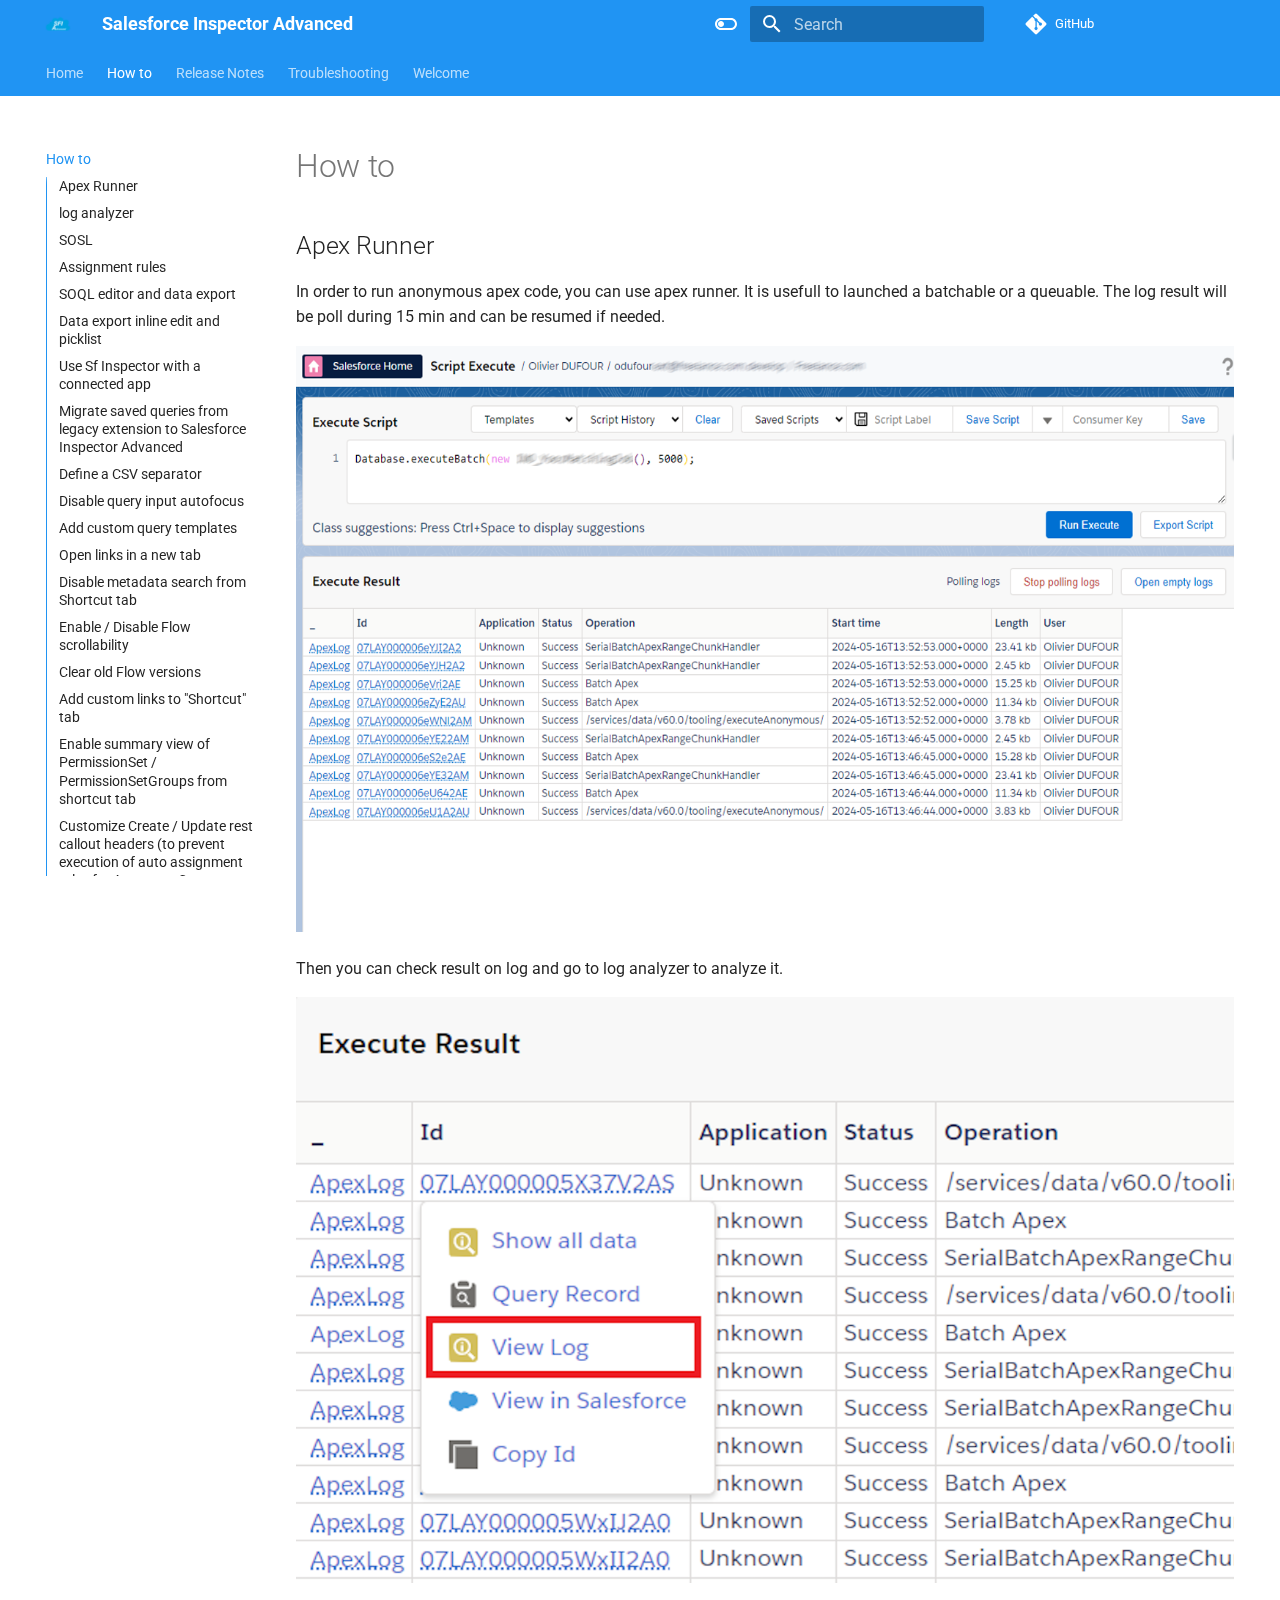
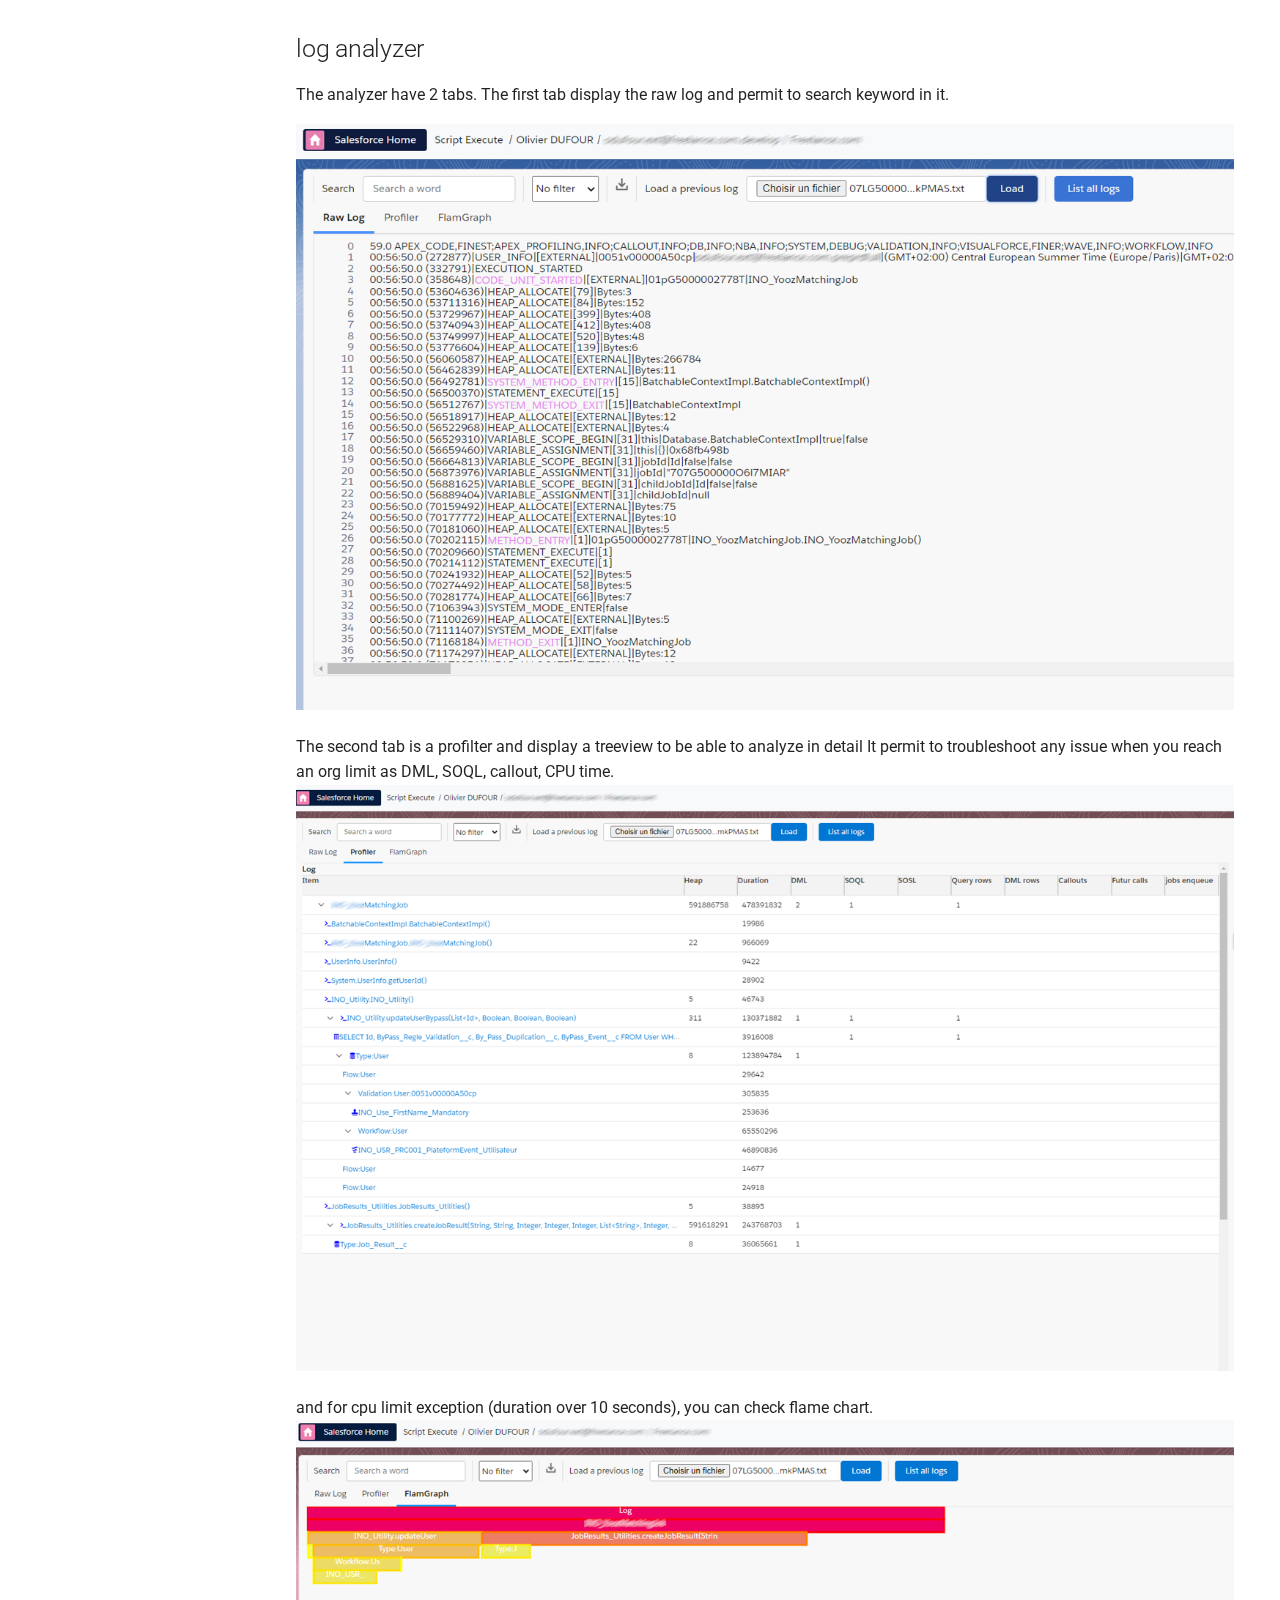
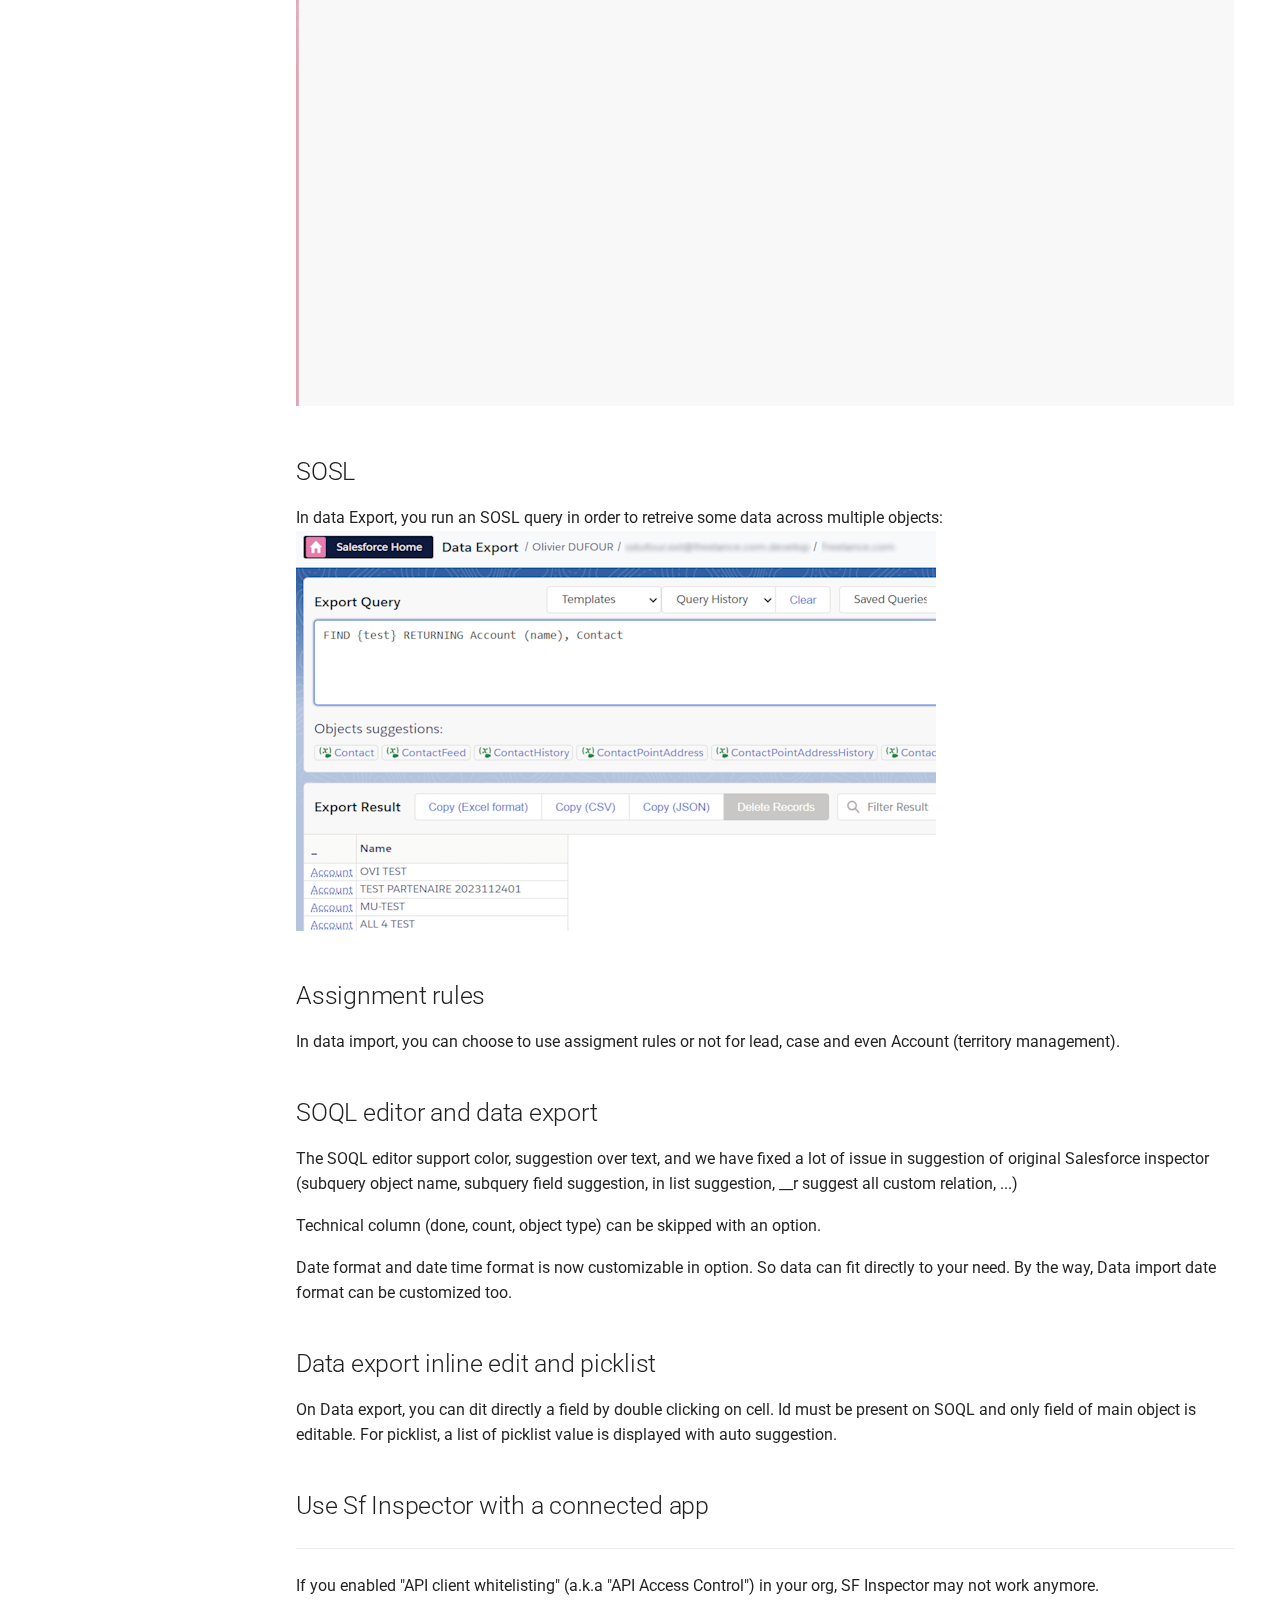
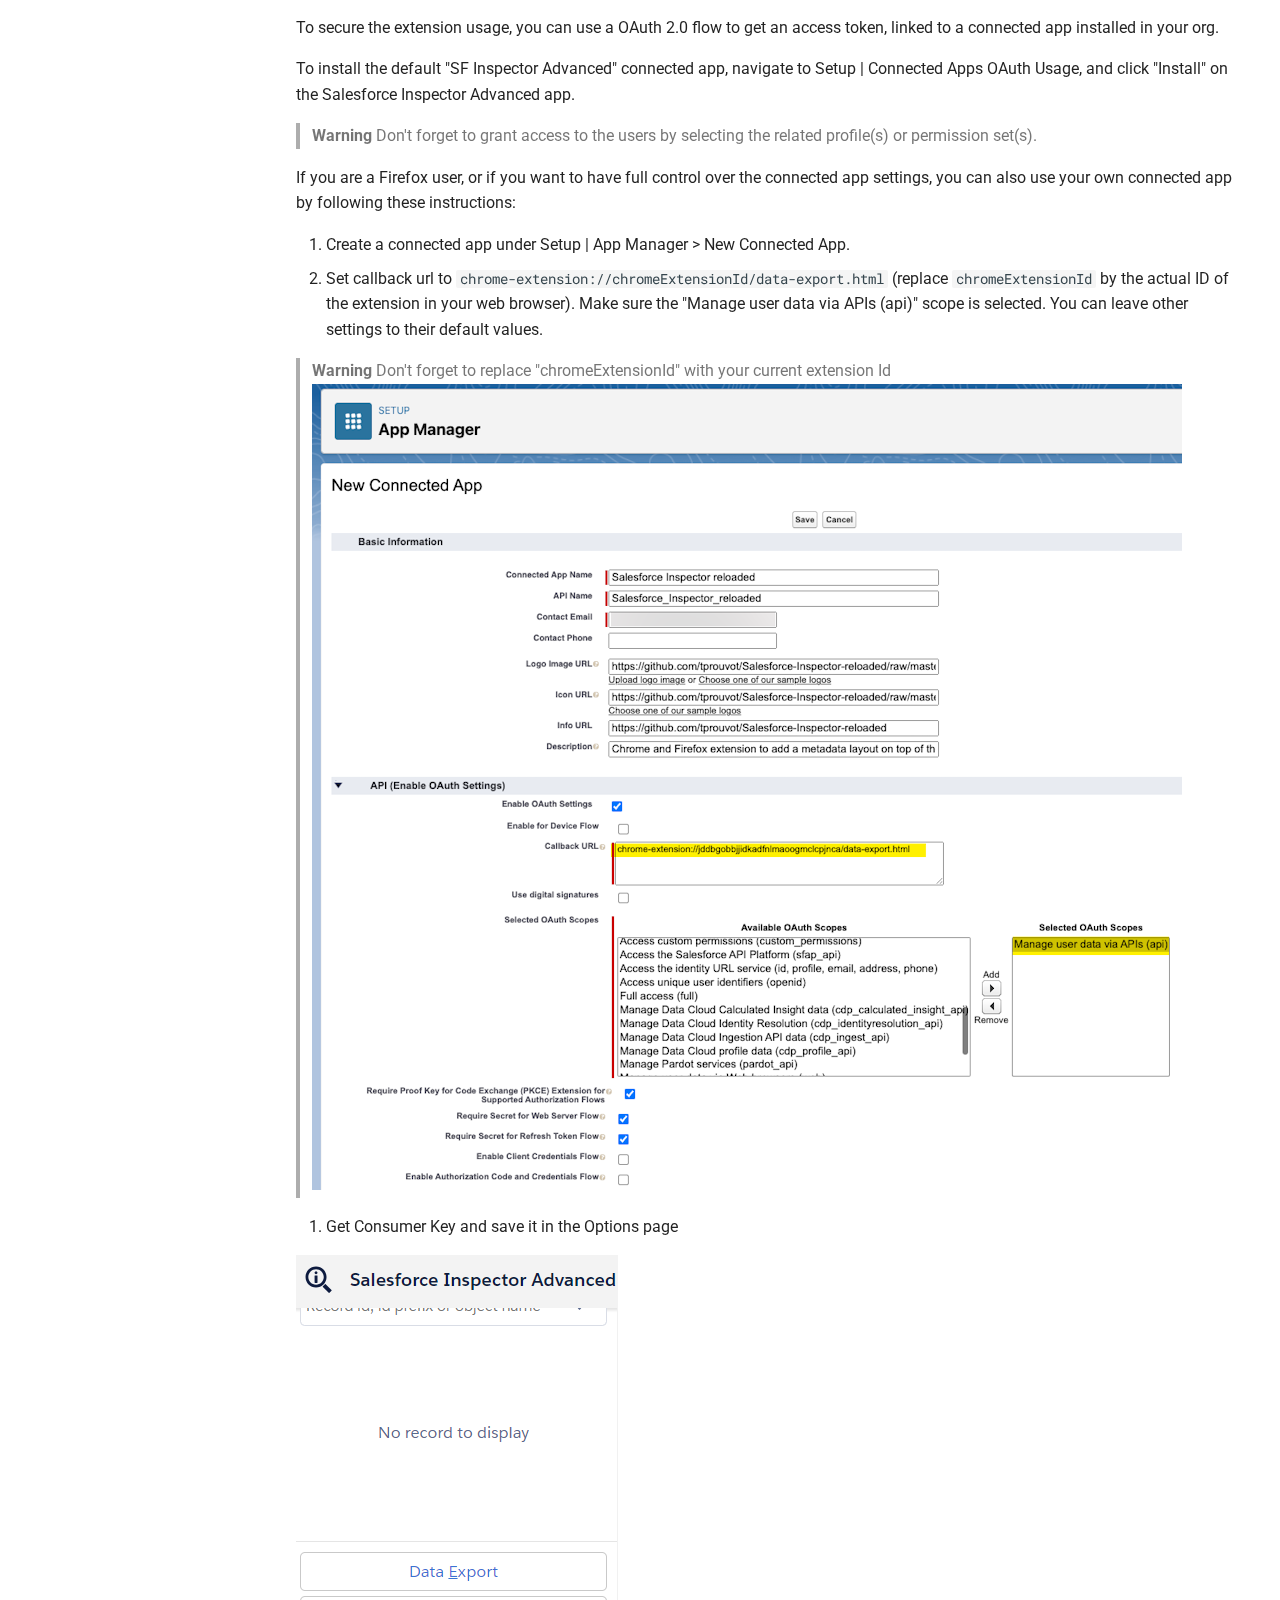
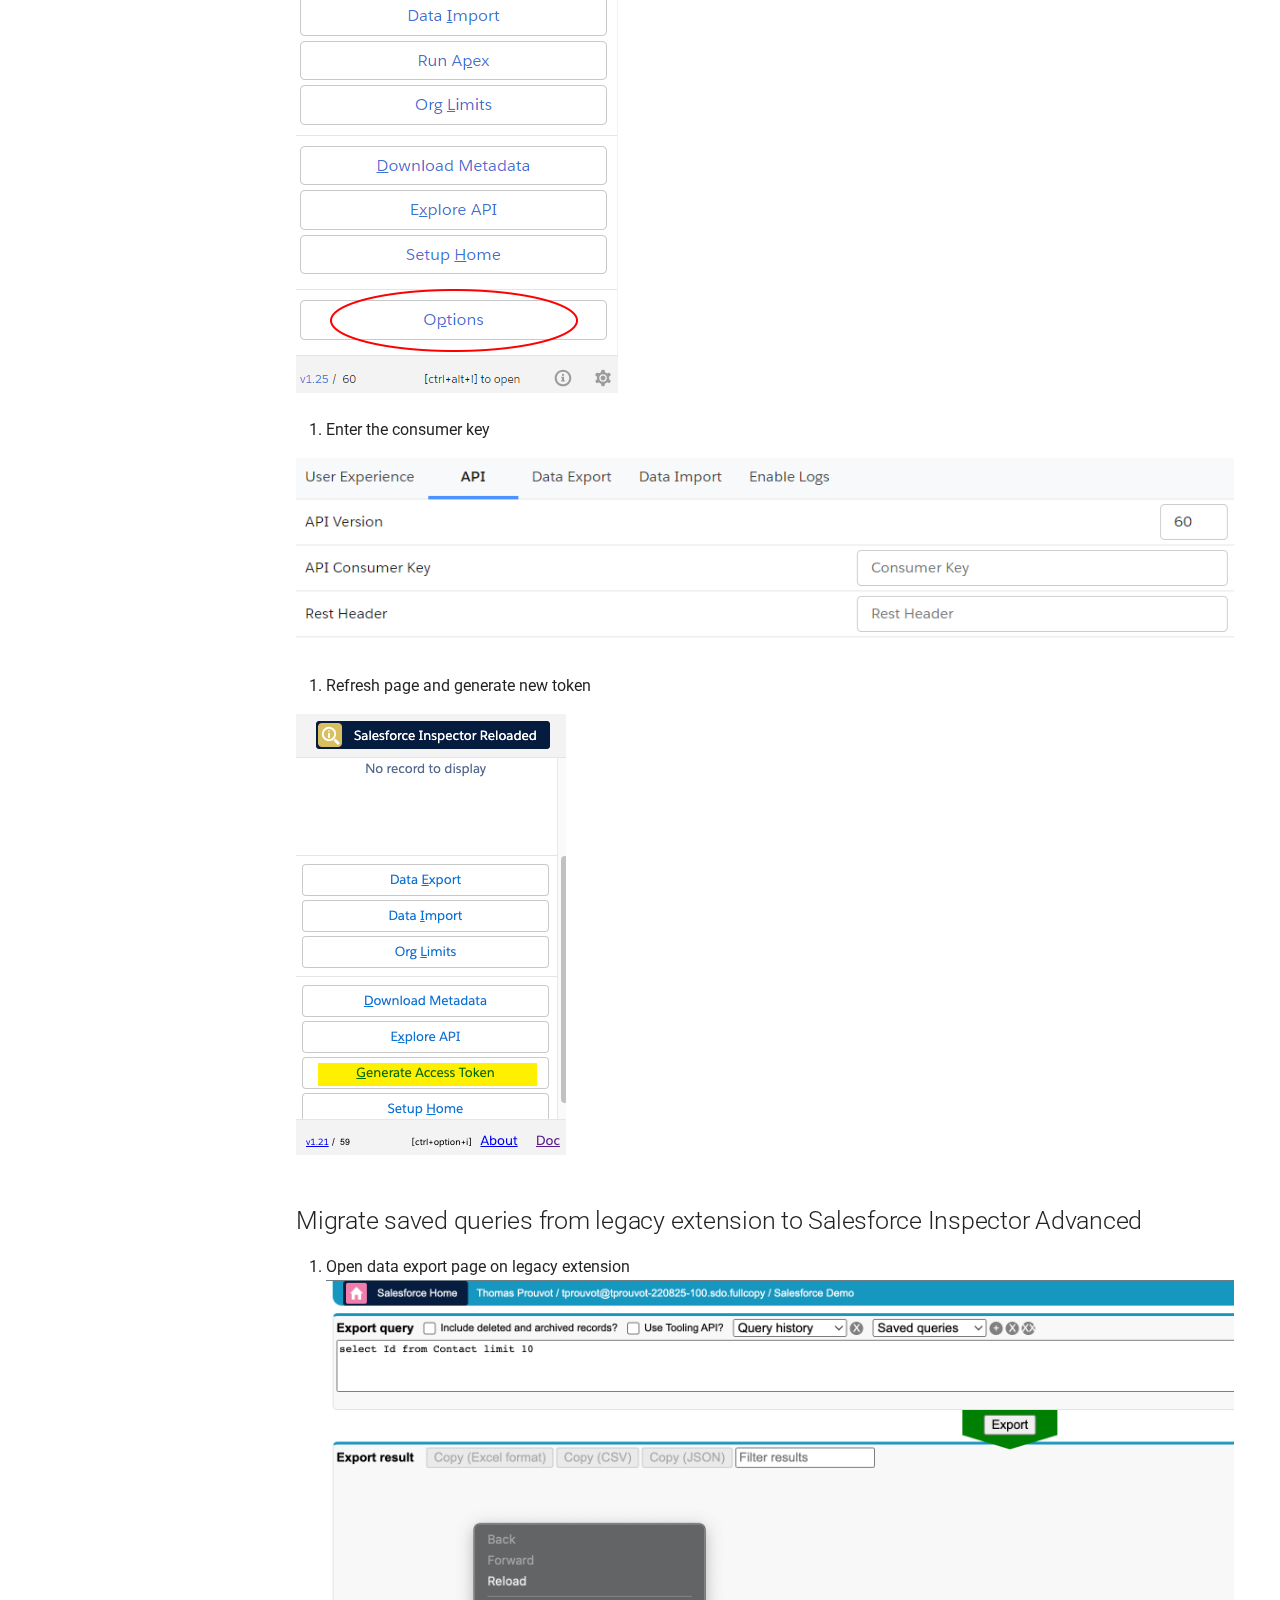
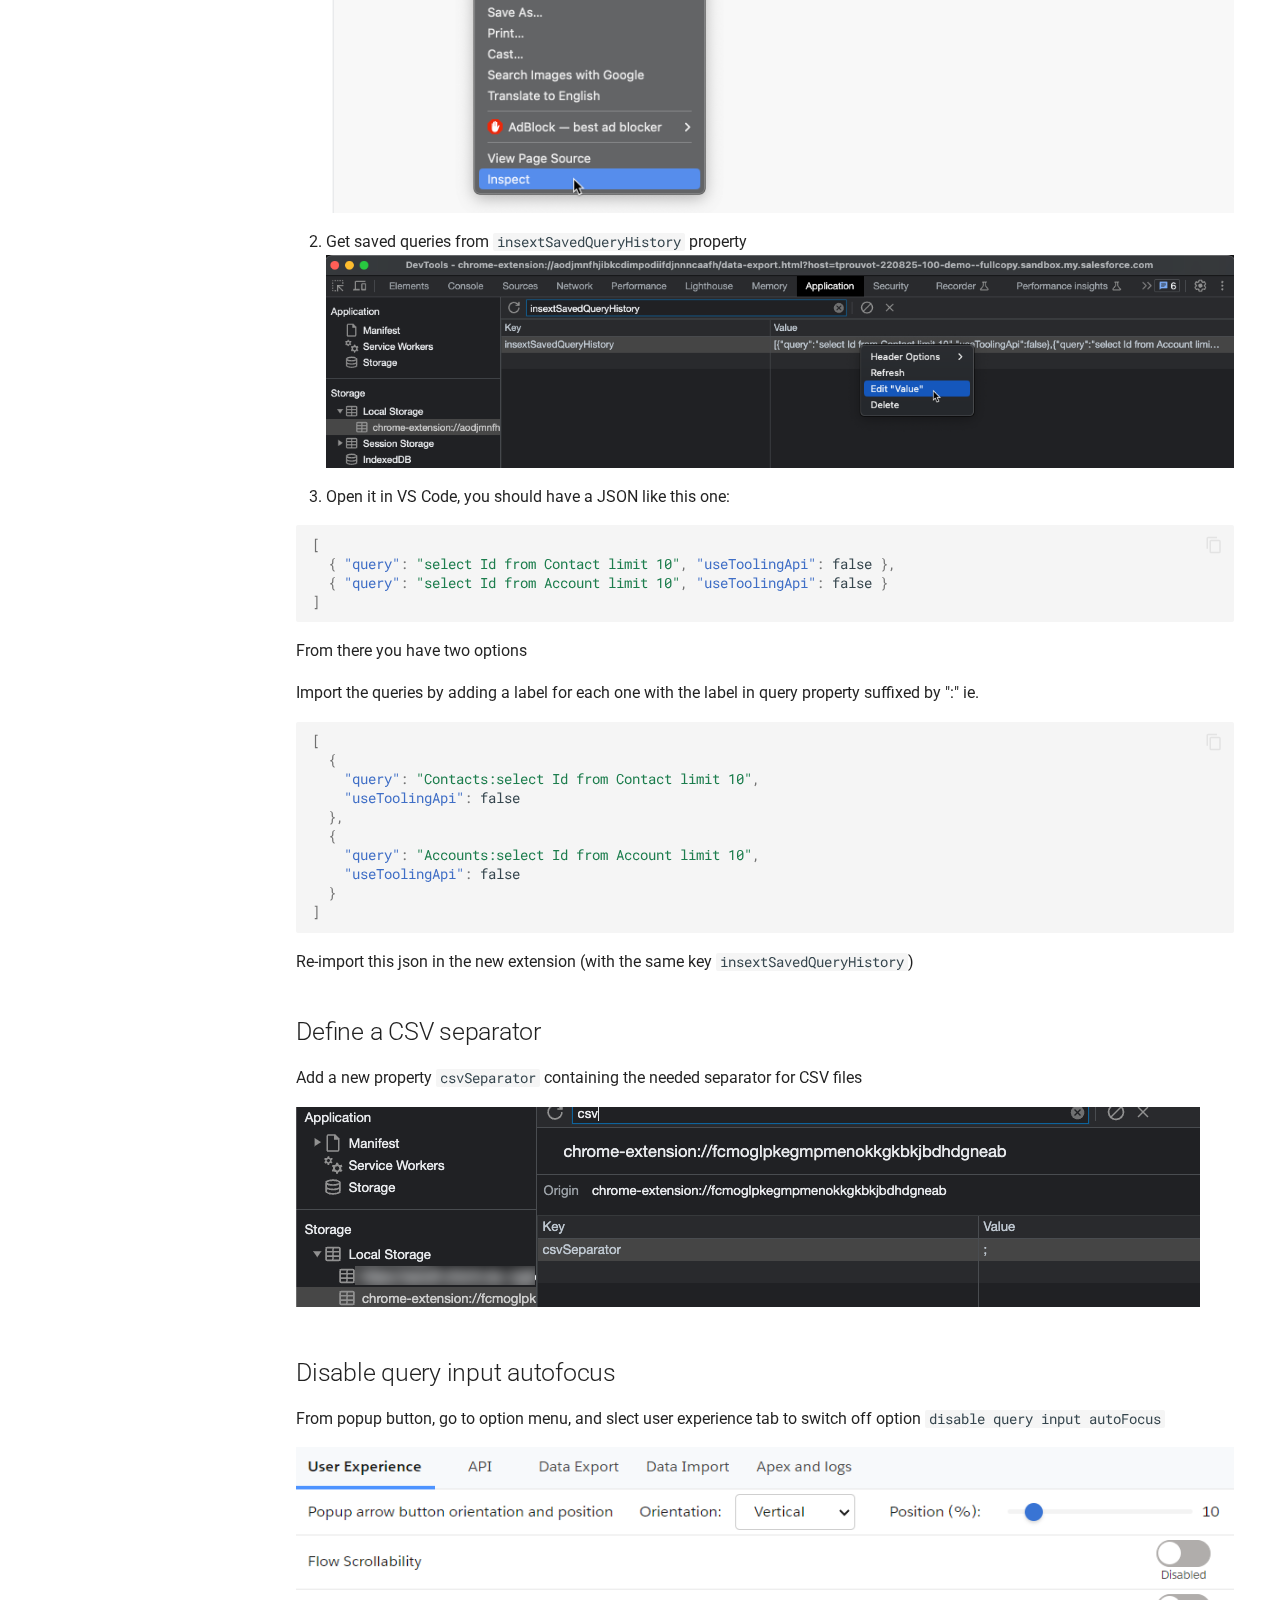
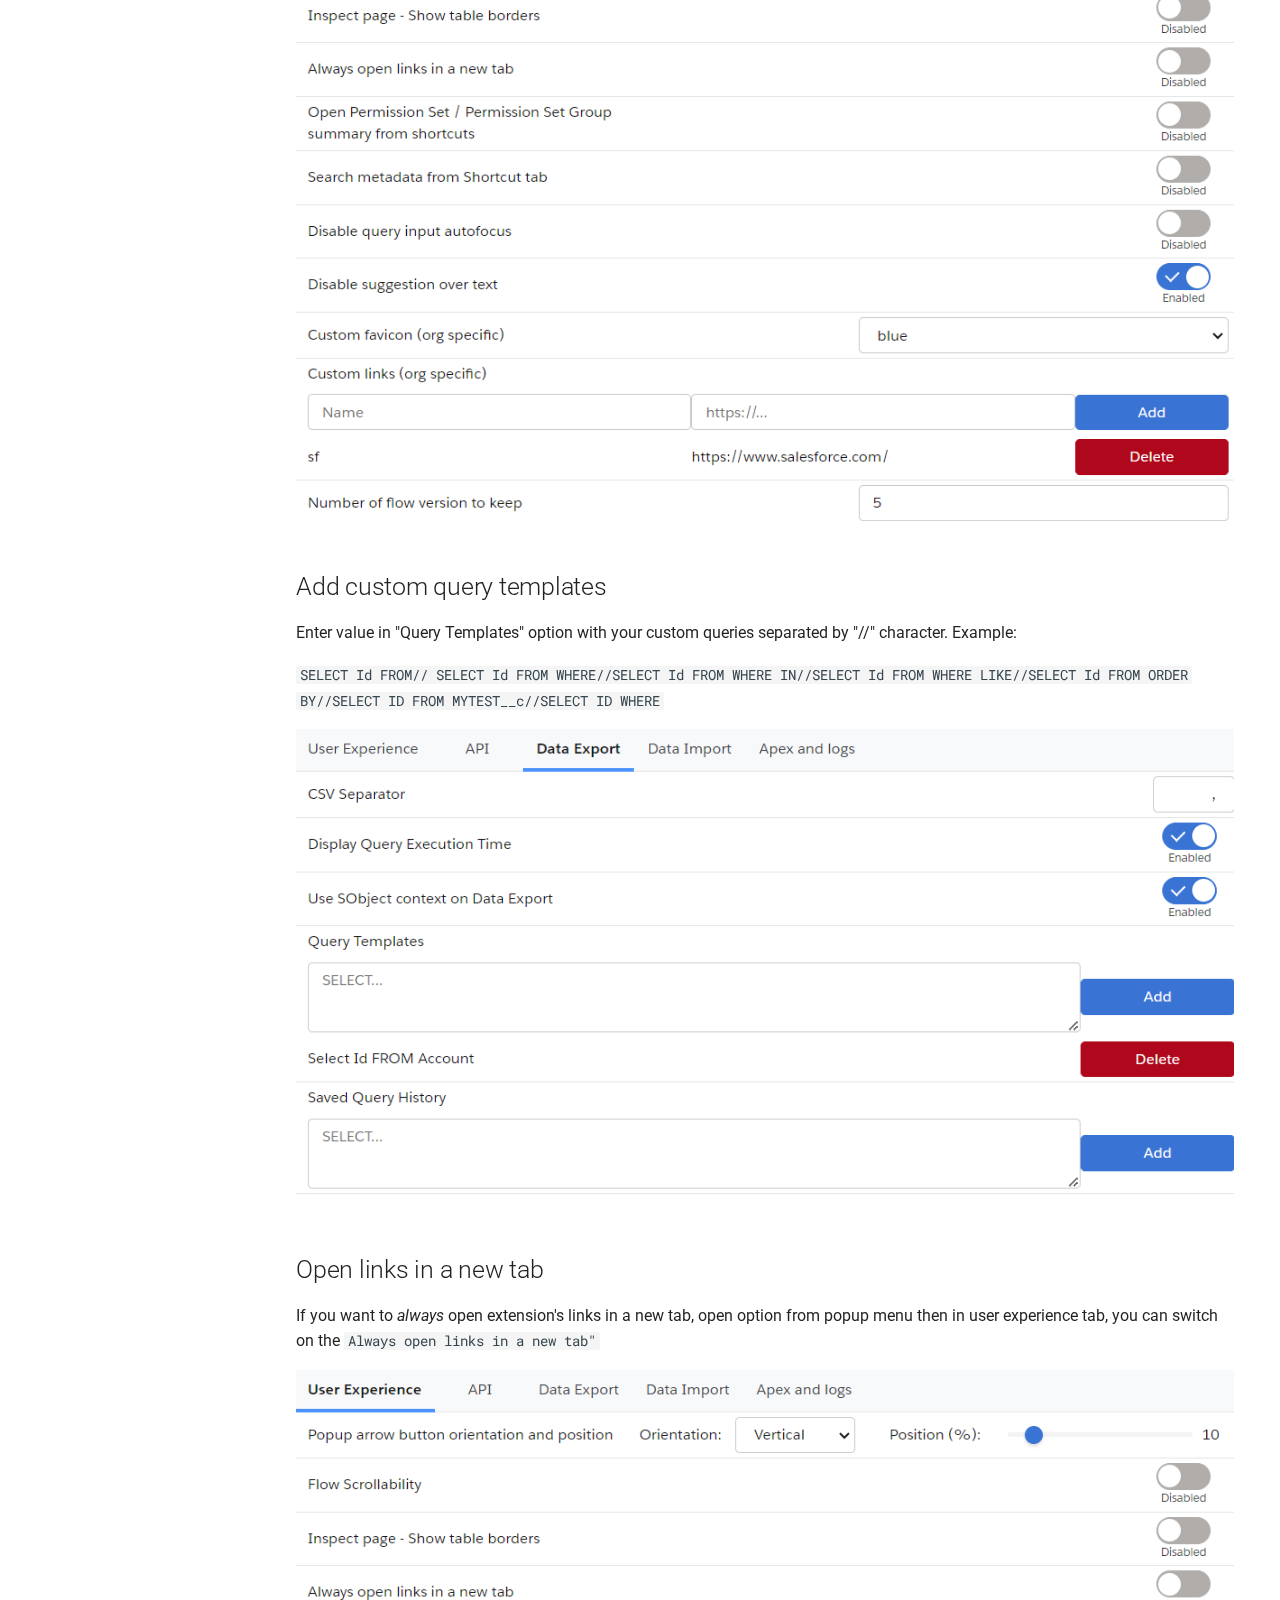
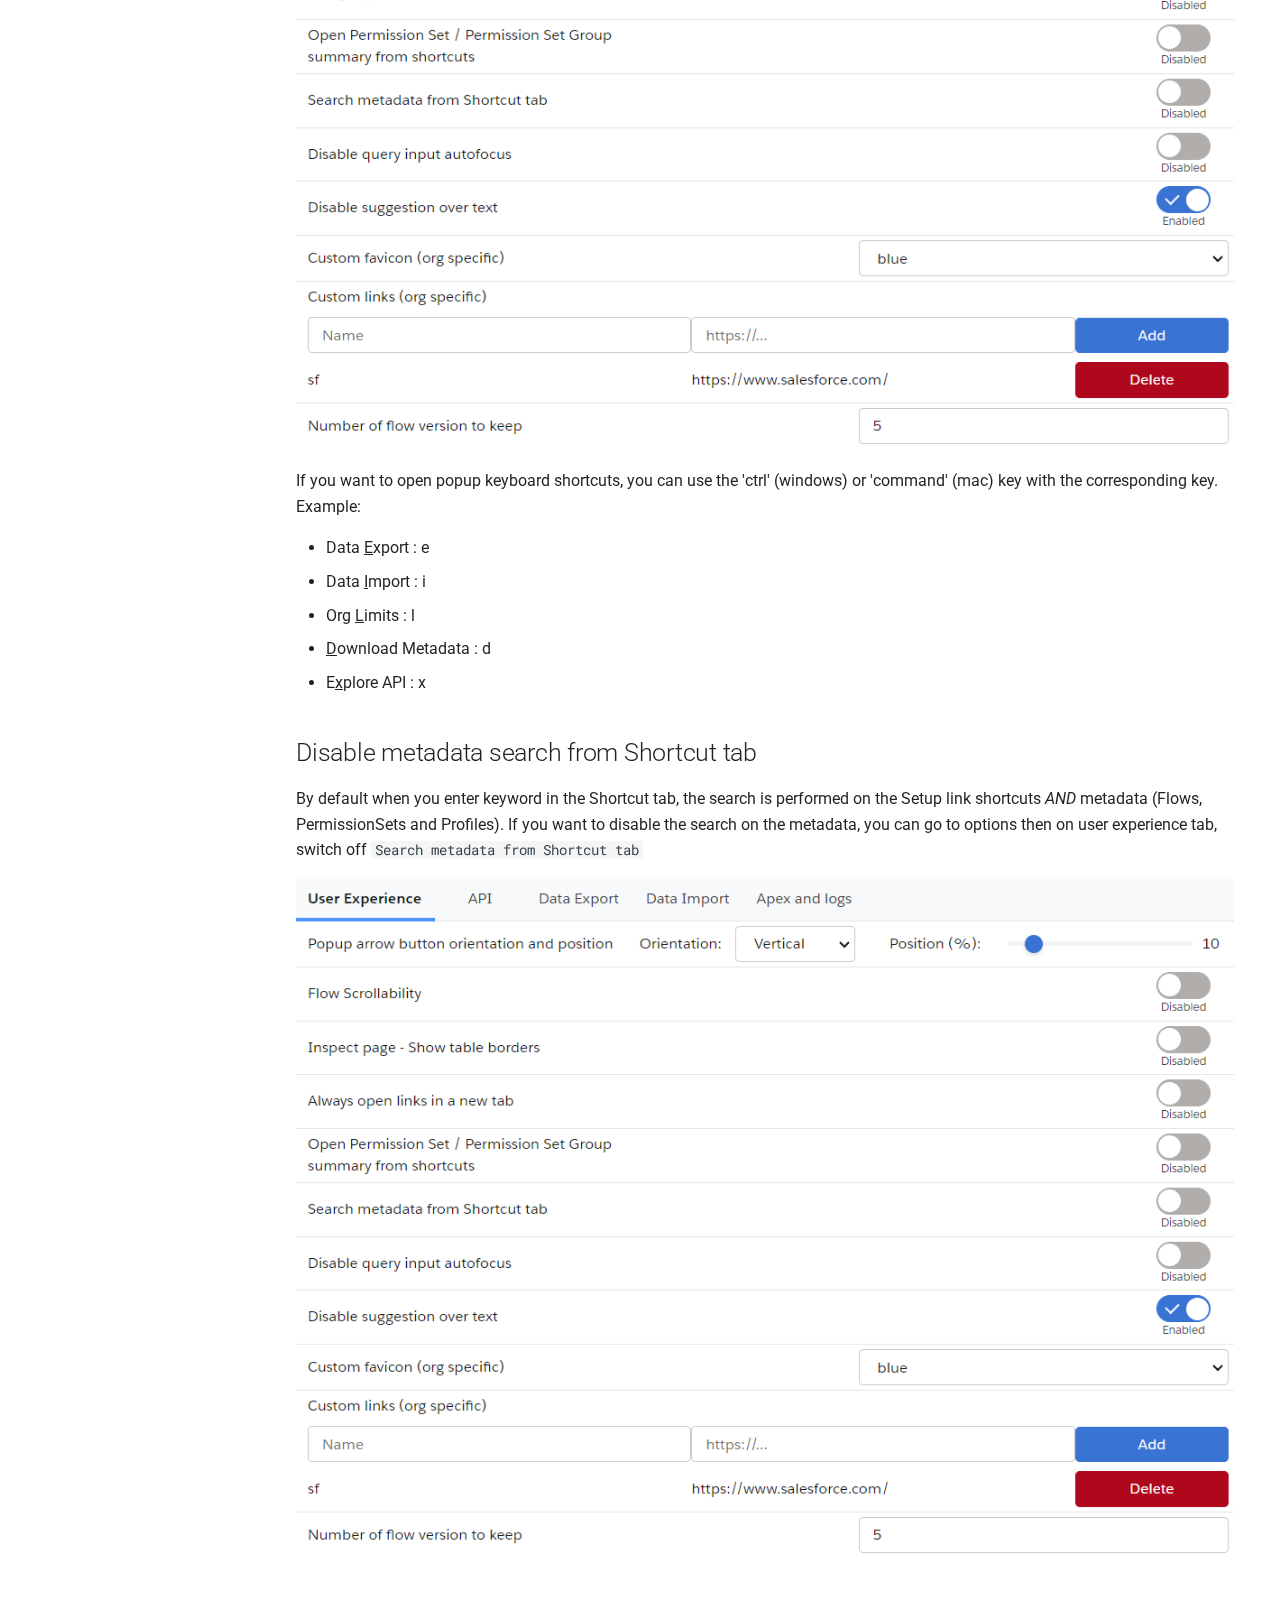
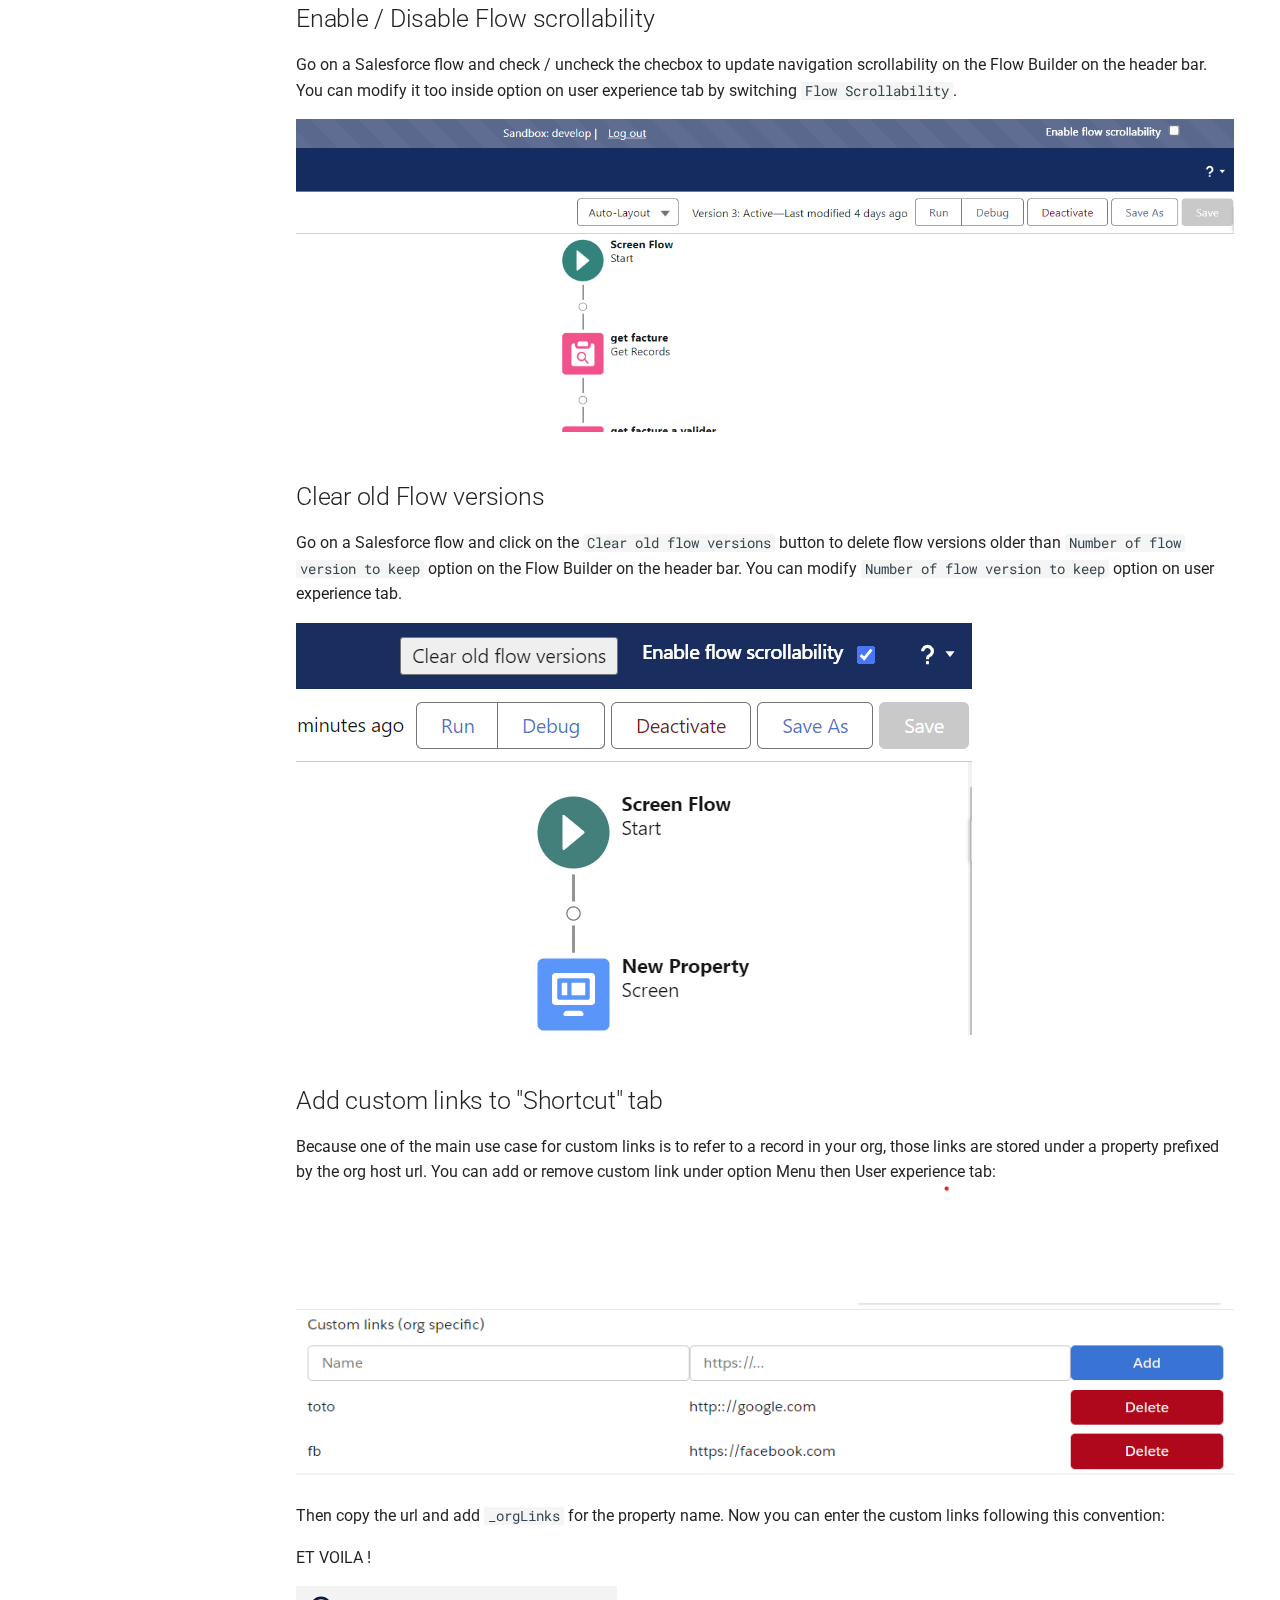
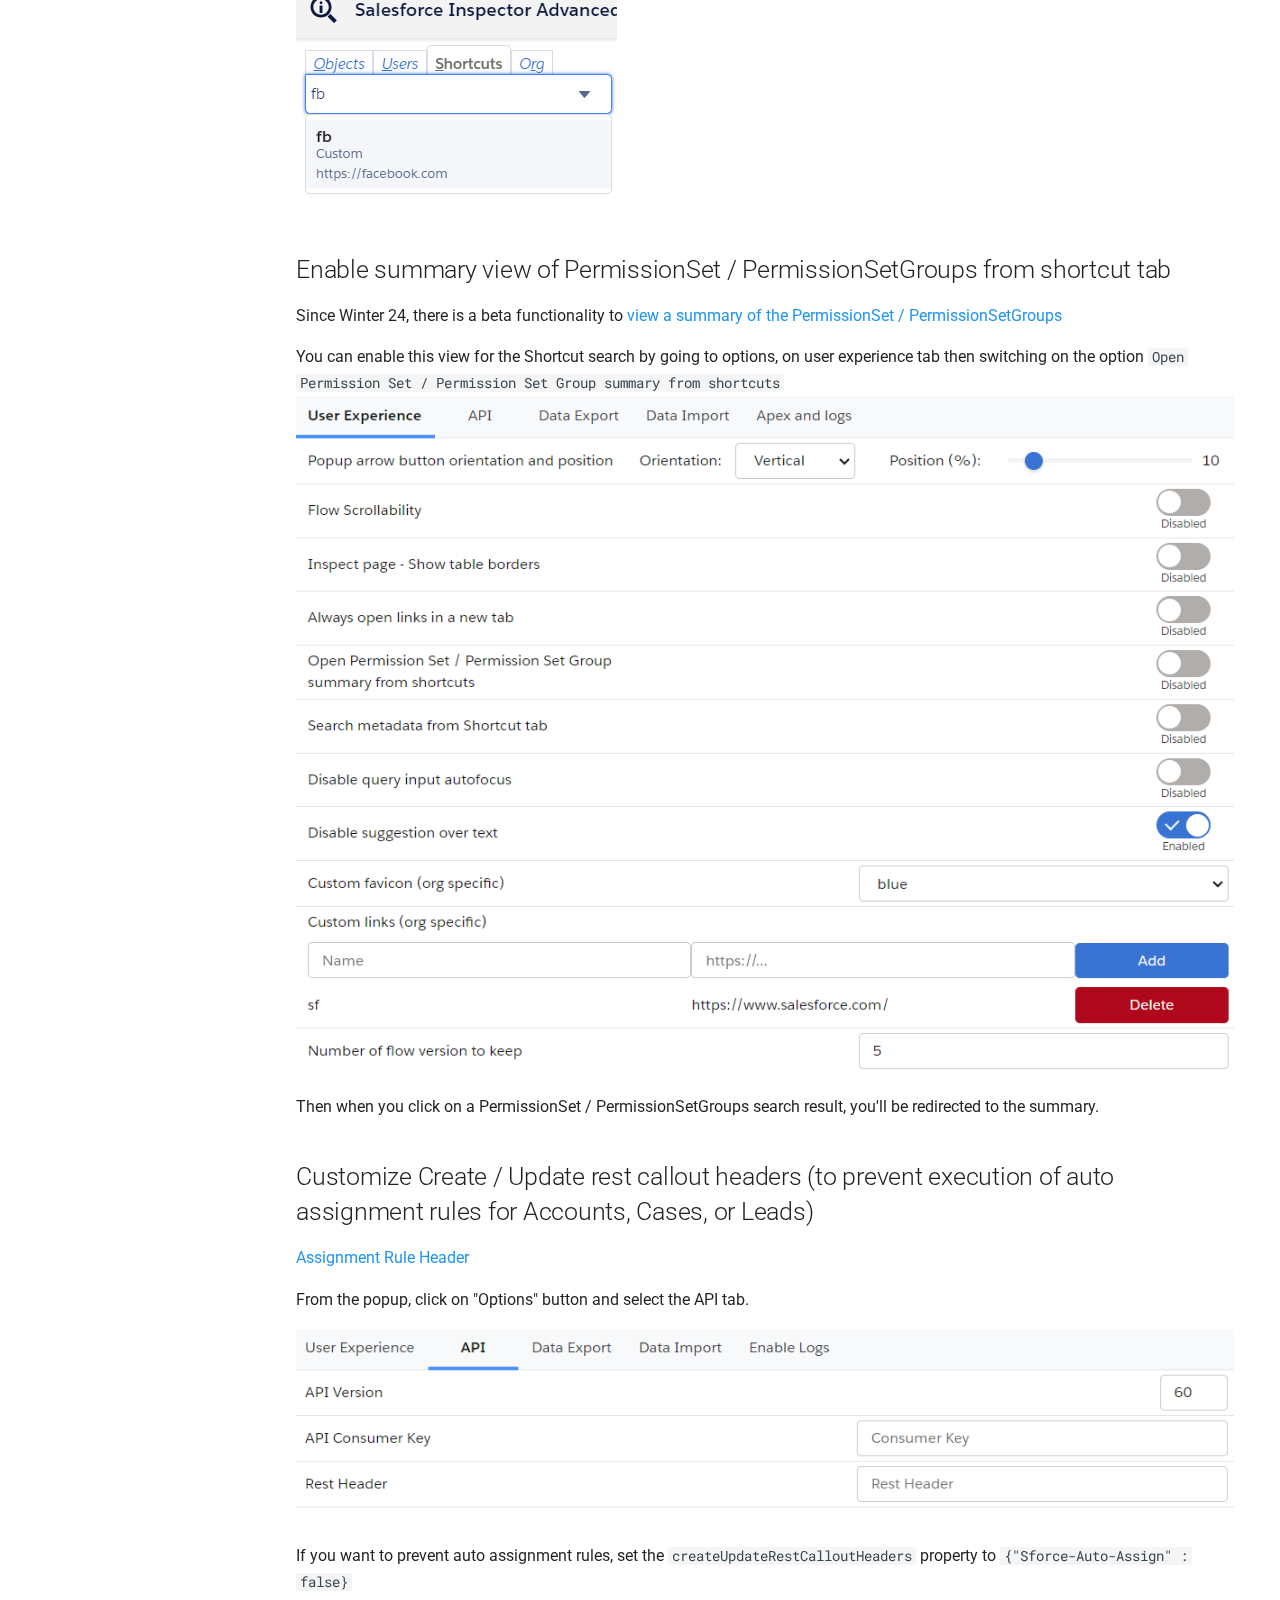
<file: how-to/index.html>
<!doctype html>
<html lang="en" class="no-js">
  <head>
    
      <meta charset="utf-8">
      <meta name="viewport" content="width=device-width,initial-scale=1">
      
      
        <meta name="author" content="Olivier Dufour">
      
      
        <link rel="canonical" href="https://dufoli.github.io/Salesforce-Inspector-Advanced/how-to/">
      
      
        <link rel="prev" href="..">
      
      
        <link rel="next" href="../release-note/">
      
      
      <link rel="icon" href="../assets/images/icon128.png">
      <meta name="generator" content="mkdocs-1.6.1, mkdocs-material-9.6.1">
    
    
      
        <title>How to - Salesforce Inspector Advanced</title>
      
    
    
      <link rel="stylesheet" href="../assets/stylesheets/main.a40c8224.min.css">
      
        
        <link rel="stylesheet" href="../assets/stylesheets/palette.06af60db.min.css">
      
      


    
    
      
    
    
      
        
        
        <link rel="preconnect" href="https://fonts.gstatic.com" crossorigin>
        <link rel="stylesheet" href="https://fonts.googleapis.com/css?family=Roboto:300,300i,400,400i,700,700i%7CRoboto+Mono:400,400i,700,700i&display=fallback">
        <style>:root{--md-text-font:"Roboto";--md-code-font:"Roboto Mono"}</style>
      
    
    
    <script>__md_scope=new URL("..",location),__md_hash=e=>[...e].reduce(((e,_)=>(e<<5)-e+_.charCodeAt(0)),0),__md_get=(e,_=localStorage,t=__md_scope)=>JSON.parse(_.getItem(t.pathname+"."+e)),__md_set=(e,_,t=localStorage,a=__md_scope)=>{try{t.setItem(a.pathname+"."+e,JSON.stringify(_))}catch(e){}}</script>
    
      

    
    
    
  </head>
  
  
    
    
      
    
    
    
    
    <body dir="ltr" data-md-color-scheme="default" data-md-color-primary="blue" data-md-color-accent="indigo">
  
    
    <input class="md-toggle" data-md-toggle="drawer" type="checkbox" id="__drawer" autocomplete="off">
    <input class="md-toggle" data-md-toggle="search" type="checkbox" id="__search" autocomplete="off">
    <label class="md-overlay" for="__drawer"></label>
    <div data-md-component="skip">
      
        
        <a href="#how-to" class="md-skip">
          Skip to content
        </a>
      
    </div>
    <div data-md-component="announce">
      
    </div>
    
    
      

<header class="md-header" data-md-component="header">
  <nav class="md-header__inner md-grid" aria-label="Header">
    <a href=".." title="Salesforce Inspector Advanced" class="md-header__button md-logo" aria-label="Salesforce Inspector Advanced" data-md-component="logo">
      
  <img src="../assets/images/icon128.png" alt="logo">

    </a>
    <label class="md-header__button md-icon" for="__drawer">
      
      <svg xmlns="http://www.w3.org/2000/svg" viewBox="0 0 24 24"><path d="M3 6h18v2H3zm0 5h18v2H3zm0 5h18v2H3z"/></svg>
    </label>
    <div class="md-header__title" data-md-component="header-title">
      <div class="md-header__ellipsis">
        <div class="md-header__topic">
          <span class="md-ellipsis">
            Salesforce Inspector Advanced
          </span>
        </div>
        <div class="md-header__topic" data-md-component="header-topic">
          <span class="md-ellipsis">
            
              How to
            
          </span>
        </div>
      </div>
    </div>
    
      
        <form class="md-header__option" data-md-component="palette">
  
    
    
    
    <input class="md-option" data-md-color-media="" data-md-color-scheme="default" data-md-color-primary="blue" data-md-color-accent="indigo"  aria-label="Switch to dark mode"  type="radio" name="__palette" id="__palette_0">
    
      <label class="md-header__button md-icon" title="Switch to dark mode" for="__palette_1" hidden>
        <svg xmlns="http://www.w3.org/2000/svg" viewBox="0 0 24 24"><path d="M17 6H7c-3.31 0-6 2.69-6 6s2.69 6 6 6h10c3.31 0 6-2.69 6-6s-2.69-6-6-6m0 10H7c-2.21 0-4-1.79-4-4s1.79-4 4-4h10c2.21 0 4 1.79 4 4s-1.79 4-4 4M7 9c-1.66 0-3 1.34-3 3s1.34 3 3 3 3-1.34 3-3-1.34-3-3-3"/></svg>
      </label>
    
  
    
    
    
    <input class="md-option" data-md-color-media="" data-md-color-scheme="slate" data-md-color-primary="blue" data-md-color-accent="indigo"  aria-label="Switch to light mode"  type="radio" name="__palette" id="__palette_1">
    
      <label class="md-header__button md-icon" title="Switch to light mode" for="__palette_0" hidden>
        <svg xmlns="http://www.w3.org/2000/svg" viewBox="0 0 24 24"><path d="M17 7H7a5 5 0 0 0-5 5 5 5 0 0 0 5 5h10a5 5 0 0 0 5-5 5 5 0 0 0-5-5m0 8a3 3 0 0 1-3-3 3 3 0 0 1 3-3 3 3 0 0 1 3 3 3 3 0 0 1-3 3"/></svg>
      </label>
    
  
</form>
      
    
    
      <script>var palette=__md_get("__palette");if(palette&&palette.color){if("(prefers-color-scheme)"===palette.color.media){var media=matchMedia("(prefers-color-scheme: light)"),input=document.querySelector(media.matches?"[data-md-color-media='(prefers-color-scheme: light)']":"[data-md-color-media='(prefers-color-scheme: dark)']");palette.color.media=input.getAttribute("data-md-color-media"),palette.color.scheme=input.getAttribute("data-md-color-scheme"),palette.color.primary=input.getAttribute("data-md-color-primary"),palette.color.accent=input.getAttribute("data-md-color-accent")}for(var[key,value]of Object.entries(palette.color))document.body.setAttribute("data-md-color-"+key,value)}</script>
    
    
    
      <label class="md-header__button md-icon" for="__search">
        
        <svg xmlns="http://www.w3.org/2000/svg" viewBox="0 0 24 24"><path d="M9.5 3A6.5 6.5 0 0 1 16 9.5c0 1.61-.59 3.09-1.56 4.23l.27.27h.79l5 5-1.5 1.5-5-5v-.79l-.27-.27A6.52 6.52 0 0 1 9.5 16 6.5 6.5 0 0 1 3 9.5 6.5 6.5 0 0 1 9.5 3m0 2C7 5 5 7 5 9.5S7 14 9.5 14 14 12 14 9.5 12 5 9.5 5"/></svg>
      </label>
      <div class="md-search" data-md-component="search" role="dialog">
  <label class="md-search__overlay" for="__search"></label>
  <div class="md-search__inner" role="search">
    <form class="md-search__form" name="search">
      <input type="text" class="md-search__input" name="query" aria-label="Search" placeholder="Search" autocapitalize="off" autocorrect="off" autocomplete="off" spellcheck="false" data-md-component="search-query" required>
      <label class="md-search__icon md-icon" for="__search">
        
        <svg xmlns="http://www.w3.org/2000/svg" viewBox="0 0 24 24"><path d="M9.5 3A6.5 6.5 0 0 1 16 9.5c0 1.61-.59 3.09-1.56 4.23l.27.27h.79l5 5-1.5 1.5-5-5v-.79l-.27-.27A6.52 6.52 0 0 1 9.5 16 6.5 6.5 0 0 1 3 9.5 6.5 6.5 0 0 1 9.5 3m0 2C7 5 5 7 5 9.5S7 14 9.5 14 14 12 14 9.5 12 5 9.5 5"/></svg>
        
        <svg xmlns="http://www.w3.org/2000/svg" viewBox="0 0 24 24"><path d="M20 11v2H8l5.5 5.5-1.42 1.42L4.16 12l7.92-7.92L13.5 5.5 8 11z"/></svg>
      </label>
      <nav class="md-search__options" aria-label="Search">
        
        <button type="reset" class="md-search__icon md-icon" title="Clear" aria-label="Clear" tabindex="-1">
          
          <svg xmlns="http://www.w3.org/2000/svg" viewBox="0 0 24 24"><path d="M19 6.41 17.59 5 12 10.59 6.41 5 5 6.41 10.59 12 5 17.59 6.41 19 12 13.41 17.59 19 19 17.59 13.41 12z"/></svg>
        </button>
      </nav>
      
        <div class="md-search__suggest" data-md-component="search-suggest"></div>
      
    </form>
    <div class="md-search__output">
      <div class="md-search__scrollwrap" tabindex="0" data-md-scrollfix>
        <div class="md-search-result" data-md-component="search-result">
          <div class="md-search-result__meta">
            Initializing search
          </div>
          <ol class="md-search-result__list" role="presentation"></ol>
        </div>
      </div>
    </div>
  </div>
</div>
    
    
      <div class="md-header__source">
        <a href="https://github.com/dufoli/Salesforce-Inspector-Advanced" title="Go to repository" class="md-source" data-md-component="source">
  <div class="md-source__icon md-icon">
    
    <svg xmlns="http://www.w3.org/2000/svg" viewBox="0 0 448 512"><!--! Font Awesome Free 6.7.2 by @fontawesome - https://fontawesome.com License - https://fontawesome.com/license/free (Icons: CC BY 4.0, Fonts: SIL OFL 1.1, Code: MIT License) Copyright 2024 Fonticons, Inc.--><path d="M439.55 236.05 244 40.45a28.87 28.87 0 0 0-40.81 0l-40.66 40.63 51.52 51.52c27.06-9.14 52.68 16.77 43.39 43.68l49.66 49.66c34.23-11.8 61.18 31 35.47 56.69-26.49 26.49-70.21-2.87-56-37.34L240.22 199v121.85c25.3 12.54 22.26 41.85 9.08 55a34.34 34.34 0 0 1-48.55 0c-17.57-17.6-11.07-46.91 11.25-56v-123c-20.8-8.51-24.6-30.74-18.64-45L142.57 101 8.45 235.14a28.86 28.86 0 0 0 0 40.81l195.61 195.6a28.86 28.86 0 0 0 40.8 0l194.69-194.69a28.86 28.86 0 0 0 0-40.81"/></svg>
  </div>
  <div class="md-source__repository">
    GitHub
  </div>
</a>
      </div>
    
  </nav>
  
</header>
    
    <div class="md-container" data-md-component="container">
      
      
        
          
            
<nav class="md-tabs" aria-label="Tabs" data-md-component="tabs">
  <div class="md-grid">
    <ul class="md-tabs__list">
      
        
  
  
  
    <li class="md-tabs__item">
      <a href=".." class="md-tabs__link">
        
  
    
  
  Home

      </a>
    </li>
  

      
        
  
  
    
  
  
    <li class="md-tabs__item md-tabs__item--active">
      <a href="./" class="md-tabs__link">
        
  
    
  
  How to

      </a>
    </li>
  

      
        
  
  
  
    <li class="md-tabs__item">
      <a href="../release-note/" class="md-tabs__link">
        
  
    
  
  Release Notes

      </a>
    </li>
  

      
        
  
  
  
    <li class="md-tabs__item">
      <a href="../troubleshooting/" class="md-tabs__link">
        
  
    
  
  Troubleshooting

      </a>
    </li>
  

      
        
  
  
  
    <li class="md-tabs__item">
      <a href="../welcome/" class="md-tabs__link">
        
  
    
  
  Welcome

      </a>
    </li>
  

      
    </ul>
  </div>
</nav>
          
        
      
      <main class="md-main" data-md-component="main">
        <div class="md-main__inner md-grid">
          
            
              
              <div class="md-sidebar md-sidebar--primary" data-md-component="sidebar" data-md-type="navigation" >
                <div class="md-sidebar__scrollwrap">
                  <div class="md-sidebar__inner">
                    


  


  

<nav class="md-nav md-nav--primary md-nav--lifted md-nav--integrated" aria-label="Navigation" data-md-level="0">
  <label class="md-nav__title" for="__drawer">
    <a href=".." title="Salesforce Inspector Advanced" class="md-nav__button md-logo" aria-label="Salesforce Inspector Advanced" data-md-component="logo">
      
  <img src="../assets/images/icon128.png" alt="logo">

    </a>
    Salesforce Inspector Advanced
  </label>
  
    <div class="md-nav__source">
      <a href="https://github.com/dufoli/Salesforce-Inspector-Advanced" title="Go to repository" class="md-source" data-md-component="source">
  <div class="md-source__icon md-icon">
    
    <svg xmlns="http://www.w3.org/2000/svg" viewBox="0 0 448 512"><!--! Font Awesome Free 6.7.2 by @fontawesome - https://fontawesome.com License - https://fontawesome.com/license/free (Icons: CC BY 4.0, Fonts: SIL OFL 1.1, Code: MIT License) Copyright 2024 Fonticons, Inc.--><path d="M439.55 236.05 244 40.45a28.87 28.87 0 0 0-40.81 0l-40.66 40.63 51.52 51.52c27.06-9.14 52.68 16.77 43.39 43.68l49.66 49.66c34.23-11.8 61.18 31 35.47 56.69-26.49 26.49-70.21-2.87-56-37.34L240.22 199v121.85c25.3 12.54 22.26 41.85 9.08 55a34.34 34.34 0 0 1-48.55 0c-17.57-17.6-11.07-46.91 11.25-56v-123c-20.8-8.51-24.6-30.74-18.64-45L142.57 101 8.45 235.14a28.86 28.86 0 0 0 0 40.81l195.61 195.6a28.86 28.86 0 0 0 40.8 0l194.69-194.69a28.86 28.86 0 0 0 0-40.81"/></svg>
  </div>
  <div class="md-source__repository">
    GitHub
  </div>
</a>
    </div>
  
  <ul class="md-nav__list" data-md-scrollfix>
    
      
      
  
  
  
  
    <li class="md-nav__item">
      <a href=".." class="md-nav__link">
        
  
  <span class="md-ellipsis">
    Home
    
  </span>
  

      </a>
    </li>
  

    
      
      
  
  
    
  
  
  
    <li class="md-nav__item md-nav__item--active">
      
      <input class="md-nav__toggle md-toggle" type="checkbox" id="__toc">
      
      
        
      
      
        <label class="md-nav__link md-nav__link--active" for="__toc">
          
  
  <span class="md-ellipsis">
    How to
    
  </span>
  

          <span class="md-nav__icon md-icon"></span>
        </label>
      
      <a href="./" class="md-nav__link md-nav__link--active">
        
  
  <span class="md-ellipsis">
    How to
    
  </span>
  

      </a>
      
        

<nav class="md-nav md-nav--secondary" aria-label="Table of contents">
  
  
  
    
  
  
    <label class="md-nav__title" for="__toc">
      <span class="md-nav__icon md-icon"></span>
      Table of contents
    </label>
    <ul class="md-nav__list" data-md-component="toc" data-md-scrollfix>
      
        <li class="md-nav__item">
  <a href="#apex-runner" class="md-nav__link">
    <span class="md-ellipsis">
      Apex Runner
    </span>
  </a>
  
</li>
      
        <li class="md-nav__item">
  <a href="#log-analyzer" class="md-nav__link">
    <span class="md-ellipsis">
      log analyzer
    </span>
  </a>
  
</li>
      
        <li class="md-nav__item">
  <a href="#sosl" class="md-nav__link">
    <span class="md-ellipsis">
      SOSL
    </span>
  </a>
  
</li>
      
        <li class="md-nav__item">
  <a href="#assignment-rules" class="md-nav__link">
    <span class="md-ellipsis">
      Assignment rules
    </span>
  </a>
  
</li>
      
        <li class="md-nav__item">
  <a href="#soql-editor-and-data-export" class="md-nav__link">
    <span class="md-ellipsis">
      SOQL editor and data export
    </span>
  </a>
  
</li>
      
        <li class="md-nav__item">
  <a href="#data-export-inline-edit-and-picklist" class="md-nav__link">
    <span class="md-ellipsis">
      Data export inline edit and picklist
    </span>
  </a>
  
</li>
      
        <li class="md-nav__item">
  <a href="#use-sf-inspector-with-a-connected-app" class="md-nav__link">
    <span class="md-ellipsis">
      Use Sf Inspector with a connected app
    </span>
  </a>
  
</li>
      
        <li class="md-nav__item">
  <a href="#migrate-saved-queries-from-legacy-extension-to-salesforce-inspector-advanced" class="md-nav__link">
    <span class="md-ellipsis">
      Migrate saved queries from legacy extension to Salesforce Inspector Advanced
    </span>
  </a>
  
</li>
      
        <li class="md-nav__item">
  <a href="#define-a-csv-separator" class="md-nav__link">
    <span class="md-ellipsis">
      Define a CSV separator
    </span>
  </a>
  
</li>
      
        <li class="md-nav__item">
  <a href="#disable-query-input-autofocus" class="md-nav__link">
    <span class="md-ellipsis">
      Disable query input autofocus
    </span>
  </a>
  
</li>
      
        <li class="md-nav__item">
  <a href="#add-custom-query-templates" class="md-nav__link">
    <span class="md-ellipsis">
      Add custom query templates
    </span>
  </a>
  
</li>
      
        <li class="md-nav__item">
  <a href="#open-links-in-a-new-tab" class="md-nav__link">
    <span class="md-ellipsis">
      Open links in a new tab
    </span>
  </a>
  
</li>
      
        <li class="md-nav__item">
  <a href="#disable-metadata-search-from-shortcut-tab" class="md-nav__link">
    <span class="md-ellipsis">
      Disable metadata search from Shortcut tab
    </span>
  </a>
  
</li>
      
        <li class="md-nav__item">
  <a href="#enable-disable-flow-scrollability" class="md-nav__link">
    <span class="md-ellipsis">
      Enable / Disable Flow scrollability
    </span>
  </a>
  
</li>
      
        <li class="md-nav__item">
  <a href="#clear-old-flow-versions" class="md-nav__link">
    <span class="md-ellipsis">
      Clear old Flow versions
    </span>
  </a>
  
</li>
      
        <li class="md-nav__item">
  <a href="#add-custom-links-to-shortcut-tab" class="md-nav__link">
    <span class="md-ellipsis">
      Add custom links to "Shortcut" tab
    </span>
  </a>
  
</li>
      
        <li class="md-nav__item">
  <a href="#enable-summary-view-of-permissionset-permissionsetgroups-from-shortcut-tab" class="md-nav__link">
    <span class="md-ellipsis">
      Enable summary view of PermissionSet / PermissionSetGroups from shortcut tab
    </span>
  </a>
  
</li>
      
        <li class="md-nav__item">
  <a href="#customize-create-update-rest-callout-headers-to-prevent-execution-of-auto-assignment-rules-for-accounts-cases-or-leads" class="md-nav__link">
    <span class="md-ellipsis">
      Customize Create / Update rest callout headers (to prevent execution of auto assignment rules for Accounts, Cases, or Leads)
    </span>
  </a>
  
</li>
      
        <li class="md-nav__item">
  <a href="#update-api-version" class="md-nav__link">
    <span class="md-ellipsis">
      Update API Version
    </span>
  </a>
  
</li>
      
        <li class="md-nav__item">
  <a href="#download-event-log-files" class="md-nav__link">
    <span class="md-ellipsis">
      Download Event Log Files
    </span>
  </a>
  
</li>
      
        <li class="md-nav__item">
  <a href="#enable-debug-logs" class="md-nav__link">
    <span class="md-ellipsis">
      Enable debug logs
    </span>
  </a>
  
</li>
      
        <li class="md-nav__item">
  <a href="#display-query-performance-in-data-export" class="md-nav__link">
    <span class="md-ellipsis">
      Display query performance in Data Export
    </span>
  </a>
  
</li>
      
        <li class="md-nav__item">
  <a href="#test-graphql-query" class="md-nav__link">
    <span class="md-ellipsis">
      Test GraphQL query
    </span>
  </a>
  
</li>
      
        <li class="md-nav__item">
  <a href="#customize-extensions-favicon" class="md-nav__link">
    <span class="md-ellipsis">
      Customize extension's favicon
    </span>
  </a>
  
</li>
      
    </ul>
  
</nav>
      
    </li>
  

    
      
      
  
  
  
  
    <li class="md-nav__item">
      <a href="../release-note/" class="md-nav__link">
        
  
  <span class="md-ellipsis">
    Release Notes
    
  </span>
  

      </a>
    </li>
  

    
      
      
  
  
  
  
    <li class="md-nav__item">
      <a href="../troubleshooting/" class="md-nav__link">
        
  
  <span class="md-ellipsis">
    Troubleshooting
    
  </span>
  

      </a>
    </li>
  

    
      
      
  
  
  
  
    <li class="md-nav__item">
      <a href="../welcome/" class="md-nav__link">
        
  
  <span class="md-ellipsis">
    Welcome
    
  </span>
  

      </a>
    </li>
  

    
  </ul>
</nav>
                  </div>
                </div>
              </div>
            
            
          
          
            <div class="md-content" data-md-component="content">
              <article class="md-content__inner md-typeset">
                
                  


  
  


<h1 id="how-to">How to</h1>
<h2 id="apex-runner">Apex Runner</h2>
<p>In order to run anonymous apex code, you can use apex runner.
It is usefull to launched a batchable or a queuable. The log result will be poll during 15 min and can be resumed if needed.</p>
<p><img alt="image" src="../screenshots/apexRunner.png" /></p>
<p>Then you can check result on log and go to log analyzer to analyze it.</p>
<p><img alt="image" src="../screenshots/viewLog.png" /></p>
<h2 id="log-analyzer">log analyzer</h2>
<p>The analyzer have 2 tabs. 
The first tab display the raw log and permit to search keyword in it.</p>
<p><img alt="image" src="../screenshots/logViewer.png" /></p>
<p>The second tab is a profilter and display a treeview to be able to analyze in detail
It permit to troubleshoot any issue when you reach an org limit as DML, SOQL, callout, CPU time. 
<img alt="image" src="../screenshots/logProfiler.png" /></p>
<p>and for cpu limit exception (duration over 10 seconds), you can check flame chart.
<img alt="image" src="../screenshots/flame_chart.png" /></p>
<h2 id="sosl">SOSL</h2>
<p>In data Export, you run an SOSL query in order to retreive some data across multiple objects:
<img alt="SOSL" src="../screenshots/sosl.png" /></p>
<h2 id="assignment-rules">Assignment rules</h2>
<p>In data import, you can choose to use assigment rules or not for lead, case and even Account (territory management).</p>
<h2 id="soql-editor-and-data-export">SOQL editor and data export</h2>
<p>The SOQL editor support color, suggestion over text, and we have fixed a lot of issue in suggestion of original Salesforce inspector (subquery object name, subquery field suggestion, in list suggestion, __r suggest all custom relation, ...)</p>
<p>Technical column (done, count, object type) can be skipped with an option.</p>
<p>Date format and date time format is now customizable in option. So data can fit directly to your need.
By the way, Data import date format can be customized too.</p>
<h2 id="data-export-inline-edit-and-picklist">Data export inline edit and picklist</h2>
<p>On Data export, you can dit directly a field by double clicking on cell. Id must be present on SOQL and only field of main object is editable.
For picklist, a list of picklist value is displayed with auto suggestion.</p>
<h2 id="use-sf-inspector-with-a-connected-app">Use Sf Inspector with a connected app</h2>
<hr />
<p>If you enabled "API client whitelisting" (a.k.a "API Access Control") in your org, SF Inspector may not work anymore.</p>
<p>To secure the extension usage, you can use a OAuth 2.0 flow to get an access token, linked to a connected app installed in your org.</p>
<p>To install the default "SF Inspector Advanced" connected app, navigate to Setup | Connected Apps OAuth Usage, and click "Install" on the Salesforce Inspector Advanced app.</p>
<blockquote>
<p><strong>Warning</strong>
Don't forget to grant access to the users by selecting the related profile(s) or permission set(s).</p>
</blockquote>
<p>If you are a Firefox user, or if you want to have full control over the connected app settings, you can also use your own connected app by following these instructions:</p>
<ol>
<li>Create a connected app under Setup | App Manager &gt; New Connected App.</li>
<li>Set callback url to <code>chrome-extension://chromeExtensionId/data-export.html</code> (replace <code>chromeExtensionId</code> by the actual ID of the extension in your web browser). Make sure the "Manage user data via APIs (api)" scope is selected. You can leave other settings to their default values.</li>
</ol>
<blockquote>
<p><strong>Warning</strong>
Don't forget to replace "chromeExtensionId" with your current extension Id
<img alt="Connected App" src="../screenshots/connectedApp.png" /></p>
</blockquote>
<ol>
<li>Get Consumer Key and save it in the Options page</li>
</ol>
<p><img alt="Option button" src="../screenshots/options_button.png" /></p>
<ol>
<li>Enter the consumer key</li>
</ol>
<p><img alt="Client Id" src="../screenshots/options_api_tab.png" /></p>
<ol>
<li>Refresh page and generate new token</li>
</ol>
<p><img alt="Generate Token" src="../screenshots/generateAccessToken.png" /></p>
<h2 id="migrate-saved-queries-from-legacy-extension-to-salesforce-inspector-advanced">Migrate saved queries from legacy extension to Salesforce Inspector Advanced</h2>
<ol>
<li>Open data export page on legacy extension
   <img alt="Right click on data export and Inspect" src="../assets/images/how-to/inspect-legacy.png" /></li>
<li>Get saved queries from <code>insextSavedQueryHistory</code> property
   <img alt="Edit value on local storage from browser dev tool" src="../assets/images/how-to/query-history.png" /></li>
<li>Open it in VS Code, you should have a JSON like this one:</li>
</ol>
<div class="highlight"><pre><span></span><code><a id="__codelineno-0-1" name="__codelineno-0-1" href="#__codelineno-0-1"></a><span class="p">[</span>
<a id="__codelineno-0-2" name="__codelineno-0-2" href="#__codelineno-0-2"></a><span class="w">  </span><span class="p">{</span><span class="w"> </span><span class="nt">&quot;query&quot;</span><span class="p">:</span><span class="w"> </span><span class="s2">&quot;select Id from Contact limit 10&quot;</span><span class="p">,</span><span class="w"> </span><span class="nt">&quot;useToolingApi&quot;</span><span class="p">:</span><span class="w"> </span><span class="kc">false</span><span class="w"> </span><span class="p">},</span>
<a id="__codelineno-0-3" name="__codelineno-0-3" href="#__codelineno-0-3"></a><span class="w">  </span><span class="p">{</span><span class="w"> </span><span class="nt">&quot;query&quot;</span><span class="p">:</span><span class="w"> </span><span class="s2">&quot;select Id from Account limit 10&quot;</span><span class="p">,</span><span class="w"> </span><span class="nt">&quot;useToolingApi&quot;</span><span class="p">:</span><span class="w"> </span><span class="kc">false</span><span class="w"> </span><span class="p">}</span>
<a id="__codelineno-0-4" name="__codelineno-0-4" href="#__codelineno-0-4"></a><span class="p">]</span>
</code></pre></div>
<p>From there you have two options</p>
<p>Import the queries by adding a label for each one with the label in query property suffixed by ":"
   ie.</p>
<div class="highlight"><pre><span></span><code><a id="__codelineno-1-1" name="__codelineno-1-1" href="#__codelineno-1-1"></a><span class="p">[</span>
<a id="__codelineno-1-2" name="__codelineno-1-2" href="#__codelineno-1-2"></a><span class="w">  </span><span class="p">{</span>
<a id="__codelineno-1-3" name="__codelineno-1-3" href="#__codelineno-1-3"></a><span class="w">    </span><span class="nt">&quot;query&quot;</span><span class="p">:</span><span class="w"> </span><span class="s2">&quot;Contacts:select Id from Contact limit 10&quot;</span><span class="p">,</span>
<a id="__codelineno-1-4" name="__codelineno-1-4" href="#__codelineno-1-4"></a><span class="w">    </span><span class="nt">&quot;useToolingApi&quot;</span><span class="p">:</span><span class="w"> </span><span class="kc">false</span>
<a id="__codelineno-1-5" name="__codelineno-1-5" href="#__codelineno-1-5"></a><span class="w">  </span><span class="p">},</span>
<a id="__codelineno-1-6" name="__codelineno-1-6" href="#__codelineno-1-6"></a><span class="w">  </span><span class="p">{</span>
<a id="__codelineno-1-7" name="__codelineno-1-7" href="#__codelineno-1-7"></a><span class="w">    </span><span class="nt">&quot;query&quot;</span><span class="p">:</span><span class="w"> </span><span class="s2">&quot;Accounts:select Id from Account limit 10&quot;</span><span class="p">,</span>
<a id="__codelineno-1-8" name="__codelineno-1-8" href="#__codelineno-1-8"></a><span class="w">    </span><span class="nt">&quot;useToolingApi&quot;</span><span class="p">:</span><span class="w"> </span><span class="kc">false</span>
<a id="__codelineno-1-9" name="__codelineno-1-9" href="#__codelineno-1-9"></a><span class="w">  </span><span class="p">}</span>
<a id="__codelineno-1-10" name="__codelineno-1-10" href="#__codelineno-1-10"></a><span class="p">]</span>
</code></pre></div>
<p>Re-import this json in the new extension (with the same key <code>insextSavedQueryHistory</code>)</p>
<h2 id="define-a-csv-separator">Define a CSV separator</h2>
<p>Add a new property <code>csvSeparator</code> containing the needed separator for CSV files</p>
<p><img alt="set csvSeparator on local storage from browser dev tool" src="../assets/images/how-to/csv-separator.png" /></p>
<h2 id="disable-query-input-autofocus">Disable query input autofocus</h2>
<p>From popup button, go to option menu, and slect user experience tab to switch off option <code>disable query input autoFocus</code></p>
<p><img alt="Option User Experience tab" src="../screenshots/options_ux_tab.png" /></p>
<h2 id="add-custom-query-templates">Add custom query templates</h2>
<p>Enter value in "Query Templates" option with your custom queries separated by "//" character.
Example:</p>
<p><code>SELECT Id FROM// SELECT Id FROM WHERE//SELECT Id FROM WHERE IN//SELECT Id FROM WHERE LIKE//SELECT Id FROM ORDER BY//SELECT ID FROM MYTEST__c//SELECT ID WHERE</code></p>
<p><img alt="Option Data export tab" src="../screenshots/options_data_export_tab.png" /></p>
<h2 id="open-links-in-a-new-tab">Open links in a new tab</h2>
<p>If you want to <em>always</em> open extension's links in a new tab, open option from popup menu then in user experience tab, you can switch on the <code>Always open links in a new tab"</code></p>
<p><img alt="Option User Experience tab" src="../screenshots/options_ux_tab.png" /></p>
<p>If you want to open popup keyboard shortcuts, you can use the 'ctrl' (windows) or 'command' (mac) key with the corresponding key.
Example:</p>
<ul>
<li>Data <ins>E</ins>xport : e</li>
<li>Data <ins>I</ins>mport : i</li>
<li>Org <ins>L</ins>imits : l</li>
<li><ins>D</ins>ownload Metadata : d</li>
<li>E<ins>x</ins>plore API : x</li>
</ul>
<h2 id="disable-metadata-search-from-shortcut-tab">Disable metadata search from Shortcut tab</h2>
<p>By default when you enter keyword in the Shortcut tab, the search is performed on the Setup link shortcuts <em>AND</em> metadata (Flows, PermissionSets and Profiles).
If you want to disable the search on the metadata, you can go to options then on user experience tab, switch off <code>Search metadata from Shortcut tab</code> </p>
<p><img alt="Option User Experience tab" src="../screenshots/options_ux_tab.png" /></p>
<h2 id="enable-disable-flow-scrollability">Enable / Disable Flow scrollability</h2>
<p>Go on a Salesforce flow and check / uncheck the checbox to update navigation scrollability on the Flow Builder on the header bar. You can modify it too inside option on user experience tab by switching <code>Flow Scrollability</code>.</p>
<p><img alt="Checkbox is on header of each flow" src="../screenshots/flow_scroll.gif" /></p>
<h2 id="clear-old-flow-versions">Clear old Flow versions</h2>
<p>Go on a Salesforce flow and click on the <code>Clear old flow versions</code> button to delete flow versions older than <code>Number of flow version to keep</code> option on the Flow Builder on the header bar. You can modify <code>Number of flow version to keep</code> option on user experience tab.</p>
<p><img alt="Checkbox is on header of each flow" src="../screenshots/clearOldFlowVersions.png" /></p>
<h2 id="add-custom-links-to-shortcut-tab">Add custom links to "Shortcut" tab</h2>
<p>Because one of the main use case for custom links is to refer to a record in your org, those links are stored under a property prefixed by the org host url.
You can add or remove custom link under option Menu then User experience tab:
<img alt="Option User experience tab then add custom link" src="../screenshots/option_custom_links.png" /></p>
<p>Then copy the url and add <code>_orgLinks</code> for the property name.
Now you can enter the custom links following this convention:</p>
<p>ET VOILA !</p>
<p><img alt="Shortcut tab search" src="../screenshots/shortcut_search.png" /></p>
<h2 id="enable-summary-view-of-permissionset-permissionsetgroups-from-shortcut-tab">Enable summary view of PermissionSet / PermissionSetGroups from shortcut tab</h2>
<p>Since Winter 24, there is a beta functionality to <a href="https://help.salesforce.com/s/articleView?id=sf.perm_sets_summary_page.htm" title="view Pset summary">view a summary of the PermissionSet / PermissionSetGroups</a></p>
<p>You can enable this view for the Shortcut search by going to options, on user experience tab then switching on the option <code>Open Permission Set / Permission Set Group summary from shortcuts</code> 
<img alt="image" src="../screenshots/options_ux_tab.png" /></p>
<p>Then when you click on a PermissionSet / PermissionSetGroups search result, you'll be redirected to the summary.</p>
<h2 id="customize-create-update-rest-callout-headers-to-prevent-execution-of-auto-assignment-rules-for-accounts-cases-or-leads">Customize Create / Update rest callout headers (to prevent execution of auto assignment rules for Accounts, Cases, or Leads)</h2>
<p><a href="https://developer.salesforce.com/docs/atlas.en-us.api_rest.meta/api_rest/headers_autoassign.htm">Assignment Rule Header</a></p>
<p>From the popup, click on "Options" button and select the API tab.</p>
<p><img alt="Option API tab" src="../screenshots/options_api_tab.png" /></p>
<p>If you want to prevent auto assignment rules, set the <code>createUpdateRestCalloutHeaders</code> property to <code>{"Sforce-Auto-Assign" : false}</code></p>
<h2 id="update-api-version">Update API Version</h2>
<p>Since the plugin's api version is only updated when all productions have been updated to the new release, you may want to use the latest version during preview windows.</p>
<blockquote>
<p>[!IMPORTANT]
When you manually update the API version, it won't be overriden by extension future updates.</p>
</blockquote>
<p><img alt="Change API from footer of popup" src="../screenshots/change_api_version.gif" /></p>
<h2 id="download-event-log-files">Download Event Log Files</h2>
<p>To make your life easier and avoid third party tools or login to ELF website, we implemented the download option from the data export page.
When quering EventLogFile, add the "LogFile" field in the query and click on the value to download corresponding log.</p>
<p><img alt="Download Log" src="../screenshots/download_log.png" /></p>
<h2 id="enable-debug-logs">Enable debug logs</h2>
<p>Sometimes you may want to enable logs for a particular user.
From User tab, click the "Enable Log" button.</p>
<p>By default, this will enable logs with level "SFDC_DevConsole" for 15 minutes.</p>
<p><img alt="Enable debug log for a user" src="../screenshots/enable_log.png" /></p>
<p>You can update the debug level (configuration is per organization) and duration (for all organizations) on the Options page.</p>
<p><img alt="Option Enable Log tab" src="../screenshots/options_log_tab.png" /></p>
<blockquote>
<p><strong>Warning</strong>
Increasing the default duration may lead to a high volume of logs generated.</p>
</blockquote>
<h2 id="display-query-performance-in-data-export">Display query performance in Data Export</h2>
<p>To enable performance metrics for queries on the data export page, open the Options screen and select the Data Export tab,
then set "Display Query Execution Time" to enabled. Total time for the query to process and, when applicable, batch stats (Total Number of Batches, Min/Max/Avg Batch Time)
are displayed.</p>
<h2 id="test-graphql-query">Test GraphQL query</h2>
<ul>
<li>Open popup and click on "Explore API" button.</li>
<li>Right click on the page and select "Inspect"</li>
<li>Execute the code in dev console:</li>
</ul>
<p><code>var myQuery = { "query": "query accounts { uiapi { query { Account { edges { node { Id  Name { value } } } } } } }" };</code>
<code>display(sfConn.rest("/services/data/v59.0/graphql", {method: "POST", body: myQuery}));</code></p>
<p><img alt="Explore API then run code in dev console and select raw json" src="../screenshots/explore_api.gif" /></p>
<h2 id="customize-extensions-favicon">Customize extension's favicon</h2>
<p>From the option page, you can customize the default favicon by:</p>
<ul>
<li>a predefined color among those values (green, orange, pink, purple, red, yellow)</li>
<li>a custom favicon url (ie "https://stackoverflow.com/favicon.ico")</li>
</ul>
<p>The customization is linked to the org, it means you can have different colors for DEV and UAT env for example.</p>
<p>You can choose to autogenerate color by environment. The same color will be used for Salesforce extension and Salesforce environment but salesforce inspector extension have a different icon. So you can find quickly the right envionment from tab.</p>
<p><img alt="Option User experince tab" src="../screenshots/options_ux_tab.png" /></p>












                
              </article>
            </div>
          
          
  <script>var tabs=__md_get("__tabs");if(Array.isArray(tabs))e:for(var set of document.querySelectorAll(".tabbed-set")){var labels=set.querySelector(".tabbed-labels");for(var tab of tabs)for(var label of labels.getElementsByTagName("label"))if(label.innerText.trim()===tab){var input=document.getElementById(label.htmlFor);input.checked=!0;continue e}}</script>

<script>var target=document.getElementById(location.hash.slice(1));target&&target.name&&(target.checked=target.name.startsWith("__tabbed_"))</script>
        </div>
        
          <button type="button" class="md-top md-icon" data-md-component="top" hidden>
  
  <svg xmlns="http://www.w3.org/2000/svg" viewBox="0 0 24 24"><path d="M13 20h-2V8l-5.5 5.5-1.42-1.42L12 4.16l7.92 7.92-1.42 1.42L13 8z"/></svg>
  Back to top
</button>
        
      </main>
      
        <footer class="md-footer">
  
  <div class="md-footer-meta md-typeset">
    <div class="md-footer-meta__inner md-grid">
      <div class="md-copyright">
  
    <div class="md-copyright__highlight">
      &copy; 2024 <a href="https://github.com/dufoli" target="_blank" rel="noopener">Olivier Dufour</a>

    </div>
  
  
    Made with
    <a href="https://squidfunk.github.io/mkdocs-material/" target="_blank" rel="noopener">
      Material for MkDocs
    </a>
  
</div>
      
        <div class="md-social">
  
    
    
    
    
      
      
    
    <a href="https://github.com/dufoli" target="_blank" rel="noopener" title="github.com" class="md-social__link">
      <svg xmlns="http://www.w3.org/2000/svg" viewBox="0 0 480 512"><!--! Font Awesome Free 6.7.2 by @fontawesome - https://fontawesome.com License - https://fontawesome.com/license/free (Icons: CC BY 4.0, Fonts: SIL OFL 1.1, Code: MIT License) Copyright 2024 Fonticons, Inc.--><path d="M186.1 328.7c0 20.9-10.9 55.1-36.7 55.1s-36.7-34.2-36.7-55.1 10.9-55.1 36.7-55.1 36.7 34.2 36.7 55.1M480 278.2c0 31.9-3.2 65.7-17.5 95-37.9 76.6-142.1 74.8-216.7 74.8-75.8 0-186.2 2.7-225.6-74.8-14.6-29-20.2-63.1-20.2-95 0-41.9 13.9-81.5 41.5-113.6-5.2-15.8-7.7-32.4-7.7-48.8 0-21.5 4.9-32.3 14.6-51.8 45.3 0 74.3 9 108.8 36 29-6.9 58.8-10 88.7-10 27 0 54.2 2.9 80.4 9.2 34-26.7 63-35.2 107.8-35.2 9.8 19.5 14.6 30.3 14.6 51.8 0 16.4-2.6 32.7-7.7 48.2 27.5 32.4 39 72.3 39 114.2m-64.3 50.5c0-43.9-26.7-82.6-73.5-82.6-18.9 0-37 3.4-56 6-14.9 2.3-29.8 3.2-45.1 3.2-15.2 0-30.1-.9-45.1-3.2-18.7-2.6-37-6-56-6-46.8 0-73.5 38.7-73.5 82.6 0 87.8 80.4 101.3 150.4 101.3h48.2c70.3 0 150.6-13.4 150.6-101.3m-82.6-55.1c-25.8 0-36.7 34.2-36.7 55.1s10.9 55.1 36.7 55.1 36.7-34.2 36.7-55.1-10.9-55.1-36.7-55.1"/></svg>
    </a>
  
    
    
    
    
      
      
    
    <a href="https://www.linkedin.com/in/thomasprouvot/" target="_blank" rel="noopener" title="www.linkedin.com" class="md-social__link">
      <svg xmlns="http://www.w3.org/2000/svg" viewBox="0 0 448 512"><!--! Font Awesome Free 6.7.2 by @fontawesome - https://fontawesome.com License - https://fontawesome.com/license/free (Icons: CC BY 4.0, Fonts: SIL OFL 1.1, Code: MIT License) Copyright 2024 Fonticons, Inc.--><path d="M416 32H31.9C14.3 32 0 46.5 0 64.3v383.4C0 465.5 14.3 480 31.9 480H416c17.6 0 32-14.5 32-32.3V64.3c0-17.8-14.4-32.3-32-32.3M135.4 416H69V202.2h66.5V416zm-33.2-243c-21.3 0-38.5-17.3-38.5-38.5S80.9 96 102.2 96c21.2 0 38.5 17.3 38.5 38.5 0 21.3-17.2 38.5-38.5 38.5m282.1 243h-66.4V312c0-24.8-.5-56.7-34.5-56.7-34.6 0-39.9 27-39.9 54.9V416h-66.4V202.2h63.7v29.2h.9c8.9-16.8 30.6-34.5 62.9-34.5 67.2 0 79.7 44.3 79.7 101.9z"/></svg>
    </a>
  
</div>
      
    </div>
  </div>
</footer>
      
    </div>
    <div class="md-dialog" data-md-component="dialog">
      <div class="md-dialog__inner md-typeset"></div>
    </div>
    
    
    <script id="__config" type="application/json">{"base": "..", "features": ["navigation.tabs", "navigation.sections", "toc.integrate", "navigation.top", "search.suggest", "search.highlight", "content.tabs.link", "content.code.annotation", "content.code.copy"], "search": "../assets/javascripts/workers/search.f8cc74c7.min.js", "translations": {"clipboard.copied": "Copied to clipboard", "clipboard.copy": "Copy to clipboard", "search.result.more.one": "1 more on this page", "search.result.more.other": "# more on this page", "search.result.none": "No matching documents", "search.result.one": "1 matching document", "search.result.other": "# matching documents", "search.result.placeholder": "Type to start searching", "search.result.term.missing": "Missing", "select.version": "Select version"}}</script>
    
    
      <script src="../assets/javascripts/bundle.5090c770.min.js"></script>
      
    
  </body>
</html>
</file>
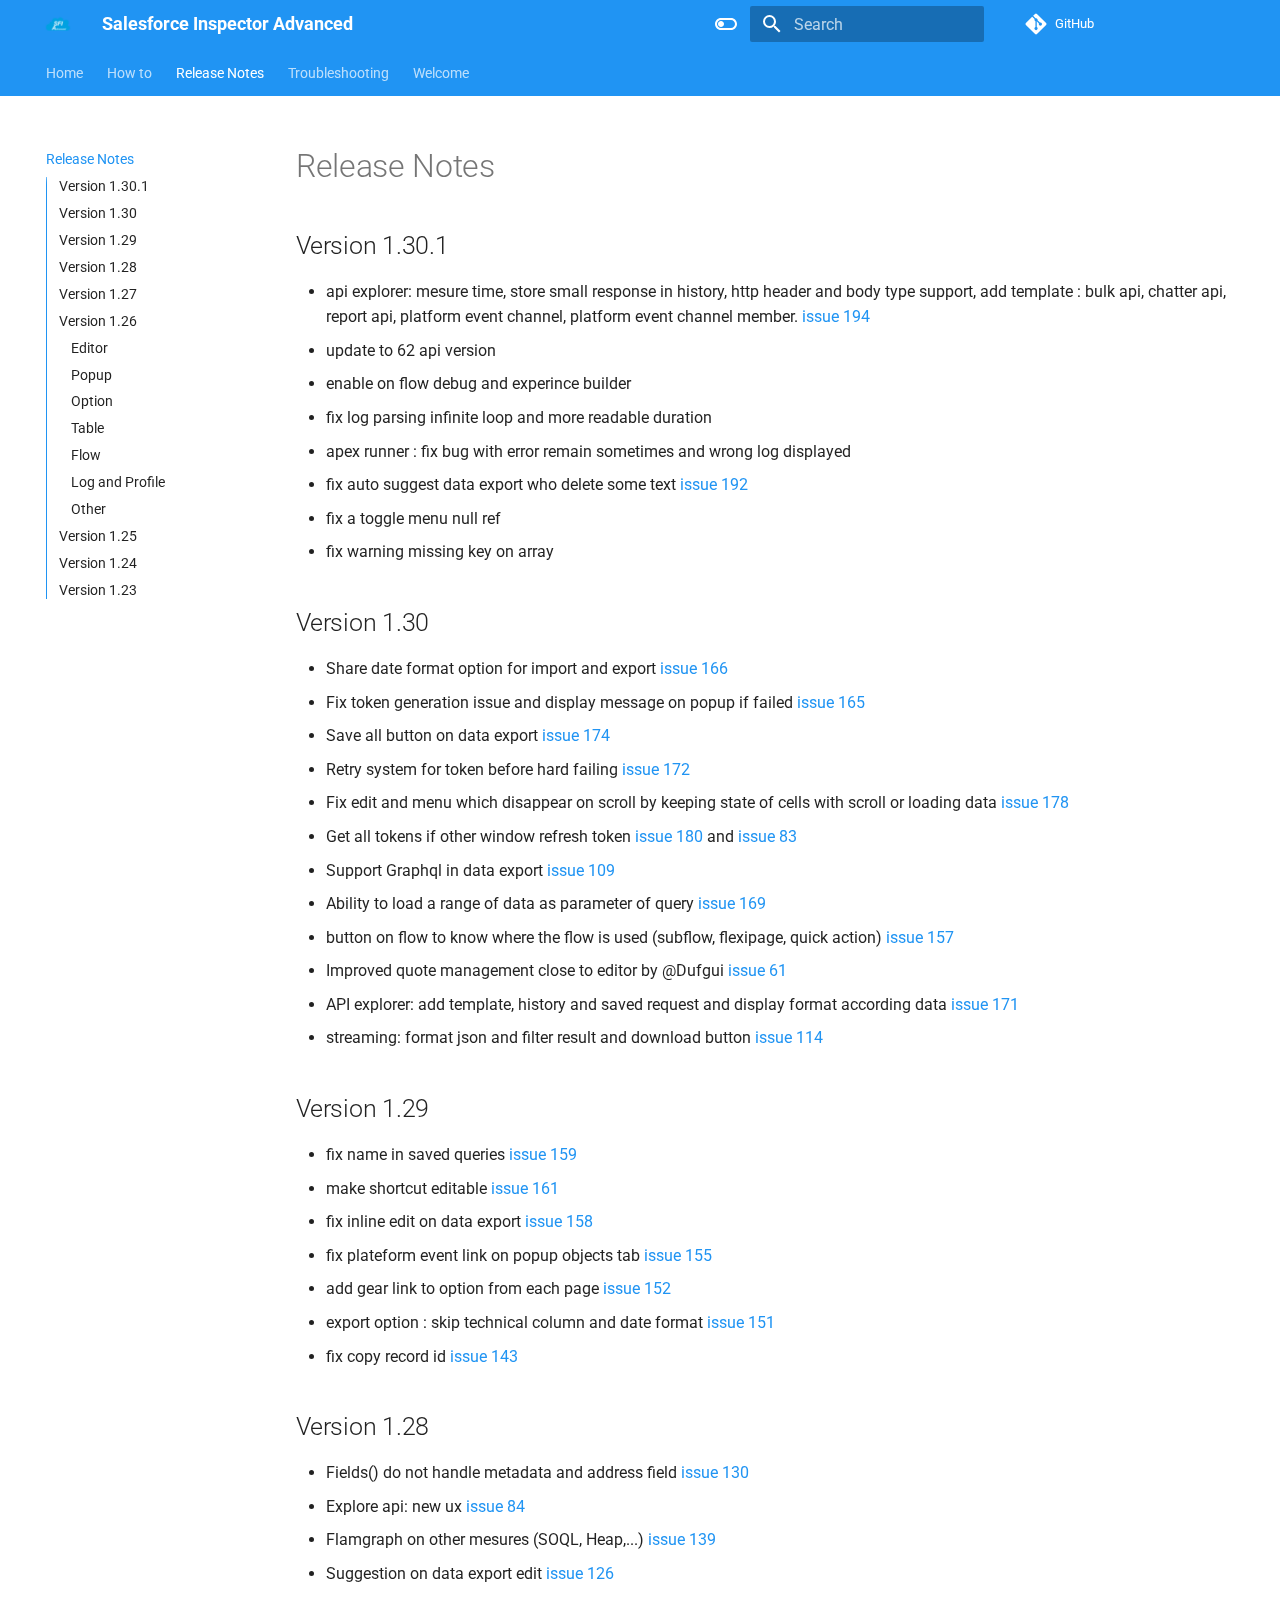
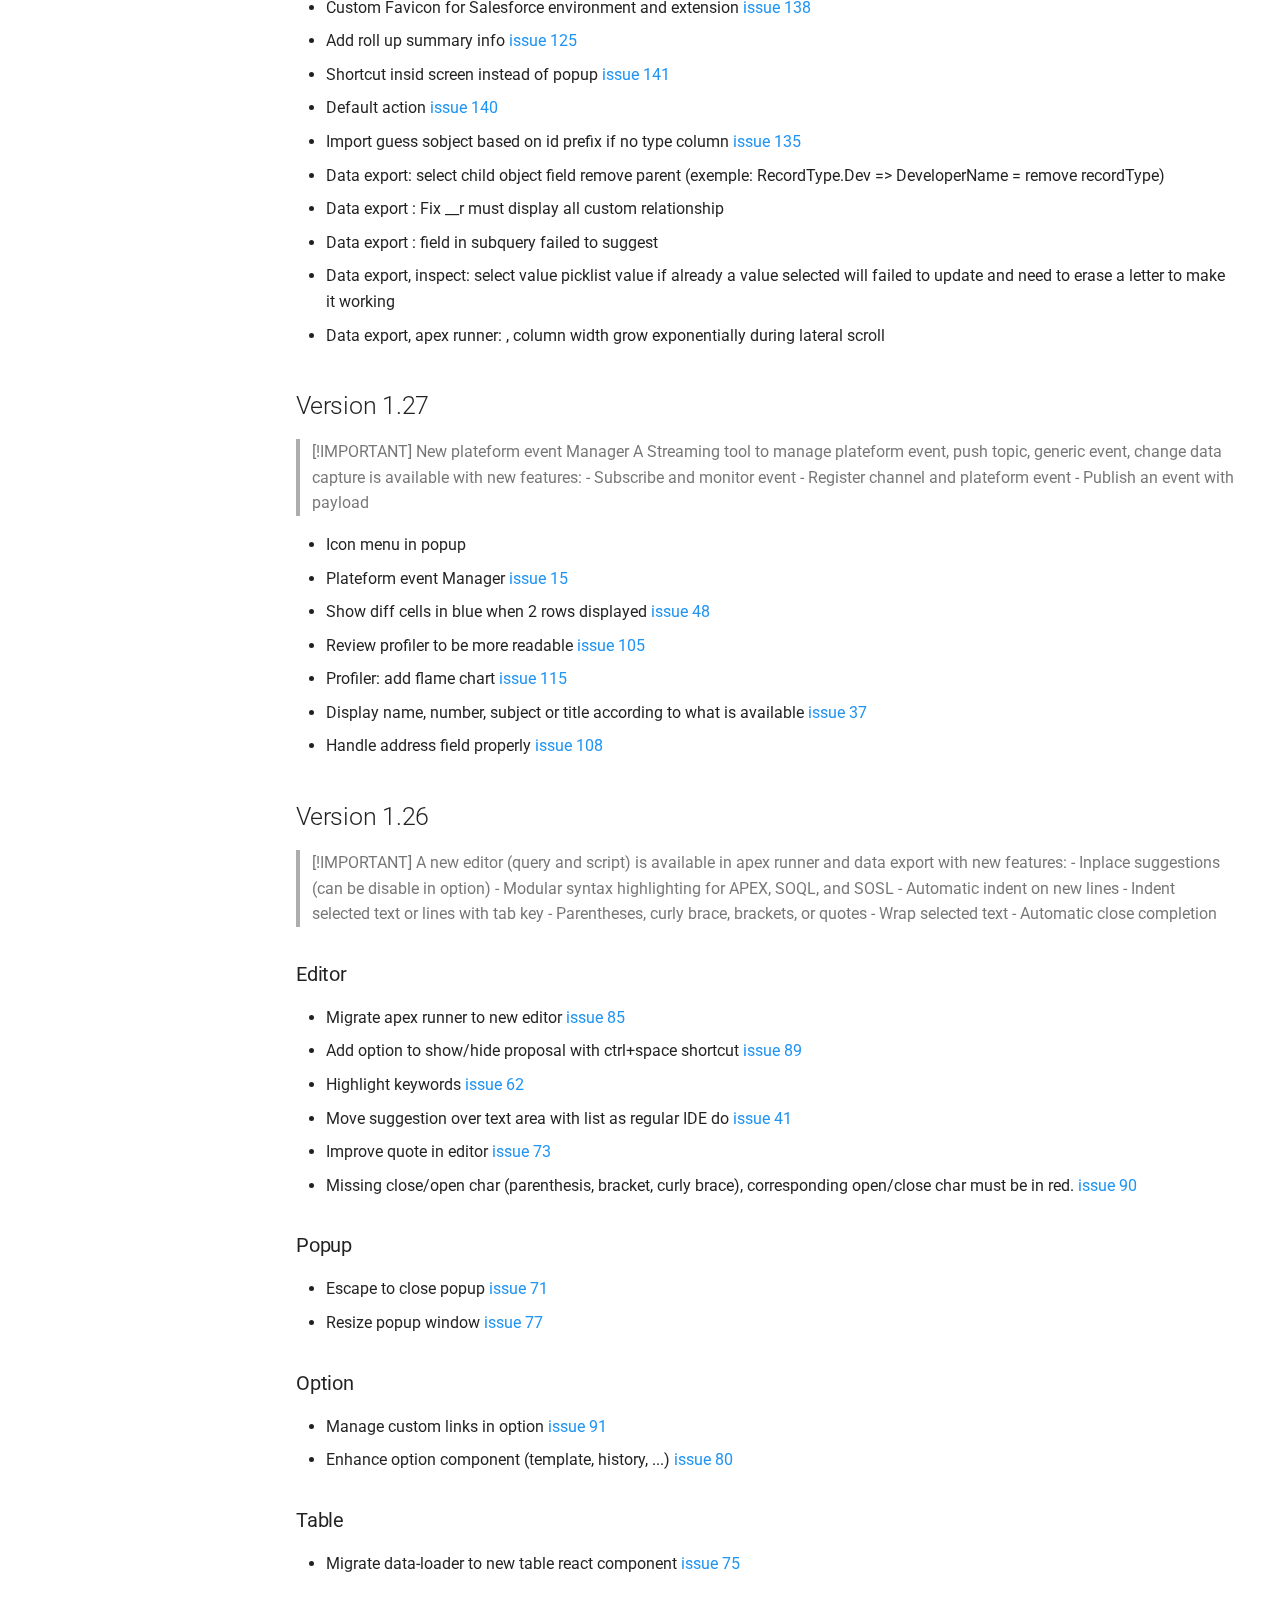
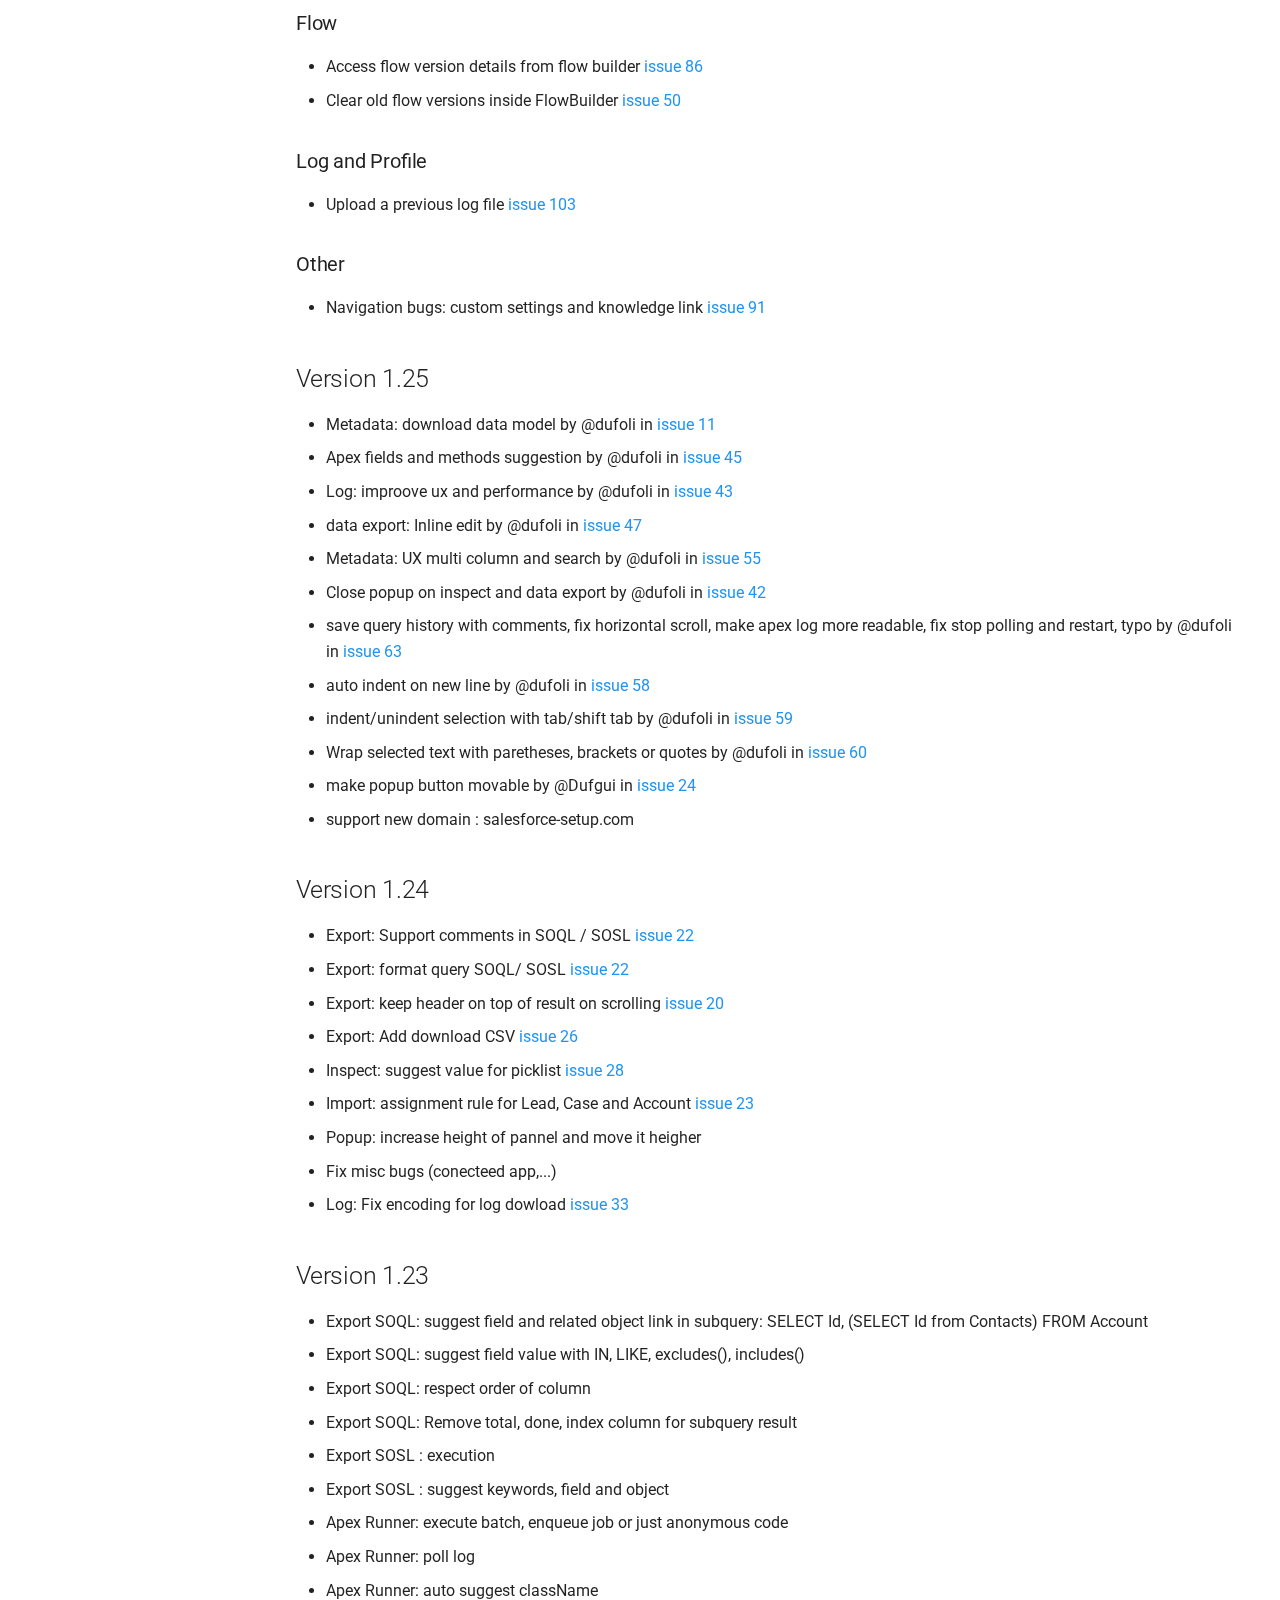
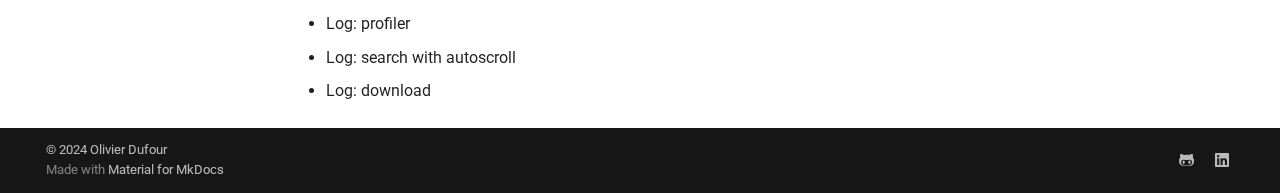
<file: release-note/index.html>
<!doctype html>
<html lang="en" class="no-js">
  <head>
    
      <meta charset="utf-8">
      <meta name="viewport" content="width=device-width,initial-scale=1">
      
      
        <meta name="author" content="Olivier Dufour">
      
      
        <link rel="canonical" href="https://dufoli.github.io/Salesforce-Inspector-Advanced/release-note/">
      
      
        <link rel="prev" href="../how-to/">
      
      
        <link rel="next" href="../troubleshooting/">
      
      
      <link rel="icon" href="../assets/images/icon128.png">
      <meta name="generator" content="mkdocs-1.6.1, mkdocs-material-9.6.1">
    
    
      
        <title>Release Notes - Salesforce Inspector Advanced</title>
      
    
    
      <link rel="stylesheet" href="../assets/stylesheets/main.a40c8224.min.css">
      
        
        <link rel="stylesheet" href="../assets/stylesheets/palette.06af60db.min.css">
      
      


    
    
      
    
    
      
        
        
        <link rel="preconnect" href="https://fonts.gstatic.com" crossorigin>
        <link rel="stylesheet" href="https://fonts.googleapis.com/css?family=Roboto:300,300i,400,400i,700,700i%7CRoboto+Mono:400,400i,700,700i&display=fallback">
        <style>:root{--md-text-font:"Roboto";--md-code-font:"Roboto Mono"}</style>
      
    
    
    <script>__md_scope=new URL("..",location),__md_hash=e=>[...e].reduce(((e,_)=>(e<<5)-e+_.charCodeAt(0)),0),__md_get=(e,_=localStorage,t=__md_scope)=>JSON.parse(_.getItem(t.pathname+"."+e)),__md_set=(e,_,t=localStorage,a=__md_scope)=>{try{t.setItem(a.pathname+"."+e,JSON.stringify(_))}catch(e){}}</script>
    
      

    
    
    
  </head>
  
  
    
    
      
    
    
    
    
    <body dir="ltr" data-md-color-scheme="default" data-md-color-primary="blue" data-md-color-accent="indigo">
  
    
    <input class="md-toggle" data-md-toggle="drawer" type="checkbox" id="__drawer" autocomplete="off">
    <input class="md-toggle" data-md-toggle="search" type="checkbox" id="__search" autocomplete="off">
    <label class="md-overlay" for="__drawer"></label>
    <div data-md-component="skip">
      
        
        <a href="#release-notes" class="md-skip">
          Skip to content
        </a>
      
    </div>
    <div data-md-component="announce">
      
    </div>
    
    
      

<header class="md-header" data-md-component="header">
  <nav class="md-header__inner md-grid" aria-label="Header">
    <a href=".." title="Salesforce Inspector Advanced" class="md-header__button md-logo" aria-label="Salesforce Inspector Advanced" data-md-component="logo">
      
  <img src="../assets/images/icon128.png" alt="logo">

    </a>
    <label class="md-header__button md-icon" for="__drawer">
      
      <svg xmlns="http://www.w3.org/2000/svg" viewBox="0 0 24 24"><path d="M3 6h18v2H3zm0 5h18v2H3zm0 5h18v2H3z"/></svg>
    </label>
    <div class="md-header__title" data-md-component="header-title">
      <div class="md-header__ellipsis">
        <div class="md-header__topic">
          <span class="md-ellipsis">
            Salesforce Inspector Advanced
          </span>
        </div>
        <div class="md-header__topic" data-md-component="header-topic">
          <span class="md-ellipsis">
            
              Release Notes
            
          </span>
        </div>
      </div>
    </div>
    
      
        <form class="md-header__option" data-md-component="palette">
  
    
    
    
    <input class="md-option" data-md-color-media="" data-md-color-scheme="default" data-md-color-primary="blue" data-md-color-accent="indigo"  aria-label="Switch to dark mode"  type="radio" name="__palette" id="__palette_0">
    
      <label class="md-header__button md-icon" title="Switch to dark mode" for="__palette_1" hidden>
        <svg xmlns="http://www.w3.org/2000/svg" viewBox="0 0 24 24"><path d="M17 6H7c-3.31 0-6 2.69-6 6s2.69 6 6 6h10c3.31 0 6-2.69 6-6s-2.69-6-6-6m0 10H7c-2.21 0-4-1.79-4-4s1.79-4 4-4h10c2.21 0 4 1.79 4 4s-1.79 4-4 4M7 9c-1.66 0-3 1.34-3 3s1.34 3 3 3 3-1.34 3-3-1.34-3-3-3"/></svg>
      </label>
    
  
    
    
    
    <input class="md-option" data-md-color-media="" data-md-color-scheme="slate" data-md-color-primary="blue" data-md-color-accent="indigo"  aria-label="Switch to light mode"  type="radio" name="__palette" id="__palette_1">
    
      <label class="md-header__button md-icon" title="Switch to light mode" for="__palette_0" hidden>
        <svg xmlns="http://www.w3.org/2000/svg" viewBox="0 0 24 24"><path d="M17 7H7a5 5 0 0 0-5 5 5 5 0 0 0 5 5h10a5 5 0 0 0 5-5 5 5 0 0 0-5-5m0 8a3 3 0 0 1-3-3 3 3 0 0 1 3-3 3 3 0 0 1 3 3 3 3 0 0 1-3 3"/></svg>
      </label>
    
  
</form>
      
    
    
      <script>var palette=__md_get("__palette");if(palette&&palette.color){if("(prefers-color-scheme)"===palette.color.media){var media=matchMedia("(prefers-color-scheme: light)"),input=document.querySelector(media.matches?"[data-md-color-media='(prefers-color-scheme: light)']":"[data-md-color-media='(prefers-color-scheme: dark)']");palette.color.media=input.getAttribute("data-md-color-media"),palette.color.scheme=input.getAttribute("data-md-color-scheme"),palette.color.primary=input.getAttribute("data-md-color-primary"),palette.color.accent=input.getAttribute("data-md-color-accent")}for(var[key,value]of Object.entries(palette.color))document.body.setAttribute("data-md-color-"+key,value)}</script>
    
    
    
      <label class="md-header__button md-icon" for="__search">
        
        <svg xmlns="http://www.w3.org/2000/svg" viewBox="0 0 24 24"><path d="M9.5 3A6.5 6.5 0 0 1 16 9.5c0 1.61-.59 3.09-1.56 4.23l.27.27h.79l5 5-1.5 1.5-5-5v-.79l-.27-.27A6.52 6.52 0 0 1 9.5 16 6.5 6.5 0 0 1 3 9.5 6.5 6.5 0 0 1 9.5 3m0 2C7 5 5 7 5 9.5S7 14 9.5 14 14 12 14 9.5 12 5 9.5 5"/></svg>
      </label>
      <div class="md-search" data-md-component="search" role="dialog">
  <label class="md-search__overlay" for="__search"></label>
  <div class="md-search__inner" role="search">
    <form class="md-search__form" name="search">
      <input type="text" class="md-search__input" name="query" aria-label="Search" placeholder="Search" autocapitalize="off" autocorrect="off" autocomplete="off" spellcheck="false" data-md-component="search-query" required>
      <label class="md-search__icon md-icon" for="__search">
        
        <svg xmlns="http://www.w3.org/2000/svg" viewBox="0 0 24 24"><path d="M9.5 3A6.5 6.5 0 0 1 16 9.5c0 1.61-.59 3.09-1.56 4.23l.27.27h.79l5 5-1.5 1.5-5-5v-.79l-.27-.27A6.52 6.52 0 0 1 9.5 16 6.5 6.5 0 0 1 3 9.5 6.5 6.5 0 0 1 9.5 3m0 2C7 5 5 7 5 9.5S7 14 9.5 14 14 12 14 9.5 12 5 9.5 5"/></svg>
        
        <svg xmlns="http://www.w3.org/2000/svg" viewBox="0 0 24 24"><path d="M20 11v2H8l5.5 5.5-1.42 1.42L4.16 12l7.92-7.92L13.5 5.5 8 11z"/></svg>
      </label>
      <nav class="md-search__options" aria-label="Search">
        
        <button type="reset" class="md-search__icon md-icon" title="Clear" aria-label="Clear" tabindex="-1">
          
          <svg xmlns="http://www.w3.org/2000/svg" viewBox="0 0 24 24"><path d="M19 6.41 17.59 5 12 10.59 6.41 5 5 6.41 10.59 12 5 17.59 6.41 19 12 13.41 17.59 19 19 17.59 13.41 12z"/></svg>
        </button>
      </nav>
      
        <div class="md-search__suggest" data-md-component="search-suggest"></div>
      
    </form>
    <div class="md-search__output">
      <div class="md-search__scrollwrap" tabindex="0" data-md-scrollfix>
        <div class="md-search-result" data-md-component="search-result">
          <div class="md-search-result__meta">
            Initializing search
          </div>
          <ol class="md-search-result__list" role="presentation"></ol>
        </div>
      </div>
    </div>
  </div>
</div>
    
    
      <div class="md-header__source">
        <a href="https://github.com/dufoli/Salesforce-Inspector-Advanced" title="Go to repository" class="md-source" data-md-component="source">
  <div class="md-source__icon md-icon">
    
    <svg xmlns="http://www.w3.org/2000/svg" viewBox="0 0 448 512"><!--! Font Awesome Free 6.7.2 by @fontawesome - https://fontawesome.com License - https://fontawesome.com/license/free (Icons: CC BY 4.0, Fonts: SIL OFL 1.1, Code: MIT License) Copyright 2024 Fonticons, Inc.--><path d="M439.55 236.05 244 40.45a28.87 28.87 0 0 0-40.81 0l-40.66 40.63 51.52 51.52c27.06-9.14 52.68 16.77 43.39 43.68l49.66 49.66c34.23-11.8 61.18 31 35.47 56.69-26.49 26.49-70.21-2.87-56-37.34L240.22 199v121.85c25.3 12.54 22.26 41.85 9.08 55a34.34 34.34 0 0 1-48.55 0c-17.57-17.6-11.07-46.91 11.25-56v-123c-20.8-8.51-24.6-30.74-18.64-45L142.57 101 8.45 235.14a28.86 28.86 0 0 0 0 40.81l195.61 195.6a28.86 28.86 0 0 0 40.8 0l194.69-194.69a28.86 28.86 0 0 0 0-40.81"/></svg>
  </div>
  <div class="md-source__repository">
    GitHub
  </div>
</a>
      </div>
    
  </nav>
  
</header>
    
    <div class="md-container" data-md-component="container">
      
      
        
          
            
<nav class="md-tabs" aria-label="Tabs" data-md-component="tabs">
  <div class="md-grid">
    <ul class="md-tabs__list">
      
        
  
  
  
    <li class="md-tabs__item">
      <a href=".." class="md-tabs__link">
        
  
    
  
  Home

      </a>
    </li>
  

      
        
  
  
  
    <li class="md-tabs__item">
      <a href="../how-to/" class="md-tabs__link">
        
  
    
  
  How to

      </a>
    </li>
  

      
        
  
  
    
  
  
    <li class="md-tabs__item md-tabs__item--active">
      <a href="./" class="md-tabs__link">
        
  
    
  
  Release Notes

      </a>
    </li>
  

      
        
  
  
  
    <li class="md-tabs__item">
      <a href="../troubleshooting/" class="md-tabs__link">
        
  
    
  
  Troubleshooting

      </a>
    </li>
  

      
        
  
  
  
    <li class="md-tabs__item">
      <a href="../welcome/" class="md-tabs__link">
        
  
    
  
  Welcome

      </a>
    </li>
  

      
    </ul>
  </div>
</nav>
          
        
      
      <main class="md-main" data-md-component="main">
        <div class="md-main__inner md-grid">
          
            
              
              <div class="md-sidebar md-sidebar--primary" data-md-component="sidebar" data-md-type="navigation" >
                <div class="md-sidebar__scrollwrap">
                  <div class="md-sidebar__inner">
                    


  


  

<nav class="md-nav md-nav--primary md-nav--lifted md-nav--integrated" aria-label="Navigation" data-md-level="0">
  <label class="md-nav__title" for="__drawer">
    <a href=".." title="Salesforce Inspector Advanced" class="md-nav__button md-logo" aria-label="Salesforce Inspector Advanced" data-md-component="logo">
      
  <img src="../assets/images/icon128.png" alt="logo">

    </a>
    Salesforce Inspector Advanced
  </label>
  
    <div class="md-nav__source">
      <a href="https://github.com/dufoli/Salesforce-Inspector-Advanced" title="Go to repository" class="md-source" data-md-component="source">
  <div class="md-source__icon md-icon">
    
    <svg xmlns="http://www.w3.org/2000/svg" viewBox="0 0 448 512"><!--! Font Awesome Free 6.7.2 by @fontawesome - https://fontawesome.com License - https://fontawesome.com/license/free (Icons: CC BY 4.0, Fonts: SIL OFL 1.1, Code: MIT License) Copyright 2024 Fonticons, Inc.--><path d="M439.55 236.05 244 40.45a28.87 28.87 0 0 0-40.81 0l-40.66 40.63 51.52 51.52c27.06-9.14 52.68 16.77 43.39 43.68l49.66 49.66c34.23-11.8 61.18 31 35.47 56.69-26.49 26.49-70.21-2.87-56-37.34L240.22 199v121.85c25.3 12.54 22.26 41.85 9.08 55a34.34 34.34 0 0 1-48.55 0c-17.57-17.6-11.07-46.91 11.25-56v-123c-20.8-8.51-24.6-30.74-18.64-45L142.57 101 8.45 235.14a28.86 28.86 0 0 0 0 40.81l195.61 195.6a28.86 28.86 0 0 0 40.8 0l194.69-194.69a28.86 28.86 0 0 0 0-40.81"/></svg>
  </div>
  <div class="md-source__repository">
    GitHub
  </div>
</a>
    </div>
  
  <ul class="md-nav__list" data-md-scrollfix>
    
      
      
  
  
  
  
    <li class="md-nav__item">
      <a href=".." class="md-nav__link">
        
  
  <span class="md-ellipsis">
    Home
    
  </span>
  

      </a>
    </li>
  

    
      
      
  
  
  
  
    <li class="md-nav__item">
      <a href="../how-to/" class="md-nav__link">
        
  
  <span class="md-ellipsis">
    How to
    
  </span>
  

      </a>
    </li>
  

    
      
      
  
  
    
  
  
  
    <li class="md-nav__item md-nav__item--active">
      
      <input class="md-nav__toggle md-toggle" type="checkbox" id="__toc">
      
      
        
      
      
        <label class="md-nav__link md-nav__link--active" for="__toc">
          
  
  <span class="md-ellipsis">
    Release Notes
    
  </span>
  

          <span class="md-nav__icon md-icon"></span>
        </label>
      
      <a href="./" class="md-nav__link md-nav__link--active">
        
  
  <span class="md-ellipsis">
    Release Notes
    
  </span>
  

      </a>
      
        

<nav class="md-nav md-nav--secondary" aria-label="Table of contents">
  
  
  
    
  
  
    <label class="md-nav__title" for="__toc">
      <span class="md-nav__icon md-icon"></span>
      Table of contents
    </label>
    <ul class="md-nav__list" data-md-component="toc" data-md-scrollfix>
      
        <li class="md-nav__item">
  <a href="#version-1301" class="md-nav__link">
    <span class="md-ellipsis">
      Version 1.30.1
    </span>
  </a>
  
</li>
      
        <li class="md-nav__item">
  <a href="#version-130" class="md-nav__link">
    <span class="md-ellipsis">
      Version 1.30
    </span>
  </a>
  
</li>
      
        <li class="md-nav__item">
  <a href="#version-129" class="md-nav__link">
    <span class="md-ellipsis">
      Version 1.29
    </span>
  </a>
  
</li>
      
        <li class="md-nav__item">
  <a href="#version-128" class="md-nav__link">
    <span class="md-ellipsis">
      Version 1.28
    </span>
  </a>
  
</li>
      
        <li class="md-nav__item">
  <a href="#version-127" class="md-nav__link">
    <span class="md-ellipsis">
      Version 1.27
    </span>
  </a>
  
</li>
      
        <li class="md-nav__item">
  <a href="#version-126" class="md-nav__link">
    <span class="md-ellipsis">
      Version 1.26
    </span>
  </a>
  
    <nav class="md-nav" aria-label="Version 1.26">
      <ul class="md-nav__list">
        
          <li class="md-nav__item">
  <a href="#editor" class="md-nav__link">
    <span class="md-ellipsis">
      Editor
    </span>
  </a>
  
</li>
        
          <li class="md-nav__item">
  <a href="#popup" class="md-nav__link">
    <span class="md-ellipsis">
      Popup
    </span>
  </a>
  
</li>
        
          <li class="md-nav__item">
  <a href="#option" class="md-nav__link">
    <span class="md-ellipsis">
      Option
    </span>
  </a>
  
</li>
        
          <li class="md-nav__item">
  <a href="#table" class="md-nav__link">
    <span class="md-ellipsis">
      Table
    </span>
  </a>
  
</li>
        
          <li class="md-nav__item">
  <a href="#flow" class="md-nav__link">
    <span class="md-ellipsis">
      Flow
    </span>
  </a>
  
</li>
        
          <li class="md-nav__item">
  <a href="#log-and-profile" class="md-nav__link">
    <span class="md-ellipsis">
      Log and Profile
    </span>
  </a>
  
</li>
        
          <li class="md-nav__item">
  <a href="#other" class="md-nav__link">
    <span class="md-ellipsis">
      Other
    </span>
  </a>
  
</li>
        
      </ul>
    </nav>
  
</li>
      
        <li class="md-nav__item">
  <a href="#version-125" class="md-nav__link">
    <span class="md-ellipsis">
      Version 1.25
    </span>
  </a>
  
</li>
      
        <li class="md-nav__item">
  <a href="#version-124" class="md-nav__link">
    <span class="md-ellipsis">
      Version 1.24
    </span>
  </a>
  
</li>
      
        <li class="md-nav__item">
  <a href="#version-123" class="md-nav__link">
    <span class="md-ellipsis">
      Version 1.23
    </span>
  </a>
  
</li>
      
    </ul>
  
</nav>
      
    </li>
  

    
      
      
  
  
  
  
    <li class="md-nav__item">
      <a href="../troubleshooting/" class="md-nav__link">
        
  
  <span class="md-ellipsis">
    Troubleshooting
    
  </span>
  

      </a>
    </li>
  

    
      
      
  
  
  
  
    <li class="md-nav__item">
      <a href="../welcome/" class="md-nav__link">
        
  
  <span class="md-ellipsis">
    Welcome
    
  </span>
  

      </a>
    </li>
  

    
  </ul>
</nav>
                  </div>
                </div>
              </div>
            
            
          
          
            <div class="md-content" data-md-component="content">
              <article class="md-content__inner md-typeset">
                
                  


  
  


<h1 id="release-notes">Release Notes</h1>
<h2 id="version-1301">Version 1.30.1</h2>
<ul>
<li>api explorer: mesure time, store small response in history, http header and body type support, add template : bulk api, chatter api, report api, platform event channel, platform event channel member. <a href="https://github.com/dufoli/Salesforce-Inspector-Advanced/issues/194">issue 194</a></li>
<li>update to 62 api version</li>
<li>enable on flow debug and experince builder</li>
<li>fix log parsing infinite loop and more readable duration</li>
<li>apex runner : fix bug with error remain sometimes and wrong log displayed</li>
<li>fix auto suggest data export who delete some text <a href="https://github.com/dufoli/Salesforce-Inspector-Advanced/issues/192">issue 192</a></li>
<li>fix a toggle menu null ref</li>
<li>fix warning missing key on array</li>
</ul>
<h2 id="version-130">Version 1.30</h2>
<ul>
<li>Share date format option for import and export <a href="https://github.com/dufoli/Salesforce-Inspector-Advanced/issues/166">issue 166</a></li>
<li>Fix token generation issue and display message on popup if failed <a href="https://github.com/dufoli/Salesforce-Inspector-Advanced/issues/165">issue 165</a></li>
<li>Save all button on data export <a href="https://github.com/dufoli/Salesforce-Inspector-Advanced/issues/174">issue 174</a></li>
<li>Retry system for token before hard failing <a href="https://github.com/dufoli/Salesforce-Inspector-Advanced/issues/172">issue 172</a></li>
<li>Fix edit and menu which disappear on scroll by keeping state of cells with scroll or loading data <a href="https://github.com/dufoli/Salesforce-Inspector-Advanced/issues/178">issue 178</a></li>
<li>Get all tokens if other window refresh token <a href="https://github.com/dufoli/Salesforce-Inspector-Advanced/issues/180">issue 180</a> and <a href="https://github.com/dufoli/Salesforce-Inspector-Advanced/issues/83">issue 83</a></li>
<li>Support Graphql in data export <a href="https://github.com/dufoli/Salesforce-Inspector-Advanced/issues/109">issue 109</a></li>
<li>Ability to load a range of data as parameter of query <a href="https://github.com/dufoli/Salesforce-Inspector-Advanced/issues/169">issue 169</a></li>
<li>button on flow to know where the flow is used (subflow, flexipage, quick action) <a href="https://github.com/dufoli/Salesforce-Inspector-Advanced/issues/157">issue 157</a></li>
<li>Improved quote management close to editor by @Dufgui <a href="https://github.com/dufoli/Salesforce-Inspector-Advanced/issues/61">issue 61</a></li>
<li>API explorer: add template, history and saved request and display format according data <a href="https://github.com/dufoli/Salesforce-Inspector-Advanced/issues/171">issue 171</a></li>
<li>streaming: format json and filter result and download button <a href="https://github.com/dufoli/Salesforce-Inspector-Advanced/issues/114">issue 114</a></li>
</ul>
<h2 id="version-129">Version 1.29</h2>
<ul>
<li>fix name in saved queries <a href="https://github.com/dufoli/Salesforce-Inspector-Advanced/issues/159">issue 159</a></li>
<li>make shortcut editable <a href="https://github.com/dufoli/Salesforce-Inspector-Advanced/issues/161">issue 161</a></li>
<li>fix inline edit on data export <a href="https://github.com/dufoli/Salesforce-Inspector-Advanced/issues/158">issue 158</a></li>
<li>fix plateform event link on popup objects tab <a href="https://github.com/dufoli/Salesforce-Inspector-Advanced/issues/155">issue 155</a></li>
<li>add gear link to option from each page <a href="https://github.com/dufoli/Salesforce-Inspector-Advanced/issues/152">issue 152</a></li>
<li>export option : skip technical column and date format <a href="https://github.com/dufoli/Salesforce-Inspector-Advanced/issues/151">issue 151</a></li>
<li>fix copy record id <a href="https://github.com/dufoli/Salesforce-Inspector-Advanced/issues/143">issue 143</a></li>
</ul>
<h2 id="version-128">Version 1.28</h2>
<ul>
<li>Fields() do not handle metadata and address field <a href="https://github.com/dufoli/Salesforce-Inspector-Advanced/pull/130">issue 130</a></li>
<li>Explore api: new ux  <a href="https://github.com/dufoli/Salesforce-Inspector-Advanced/pull/84">issue 84</a></li>
<li>Flamgraph on other mesures (SOQL, Heap,...) <a href="https://github.com/dufoli/Salesforce-Inspector-Advanced/pull/139">issue 139</a></li>
<li>Suggestion on data export edit <a href="https://github.com/dufoli/Salesforce-Inspector-Advanced/pull/126">issue 126</a></li>
<li>Custom Favicon for Salesforce environment and extension <a href="https://github.com/dufoli/Salesforce-Inspector-Advanced/pull/138">issue 138</a></li>
<li>Add roll up summary info <a href="https://github.com/dufoli/Salesforce-Inspector-Advanced/pull/125">issue 125</a></li>
<li>Shortcut insid screen instead of popup <a href="https://github.com/dufoli/Salesforce-Inspector-Advanced/pull/141">issue 141</a></li>
<li>Default action <a href="https://github.com/dufoli/Salesforce-Inspector-Advanced/pull/140">issue 140</a></li>
<li>Import guess sobject based on id prefix if no type column <a href="https://github.com/dufoli/Salesforce-Inspector-Advanced/pull/135">issue 135</a></li>
<li>Data export: select child object field remove parent (exemple: RecordType.Dev =&gt; DeveloperName = remove recordType)</li>
<li>Data export : Fix __r must display all custom relationship</li>
<li>Data export : field in subquery failed to suggest</li>
<li>Data export, inspect: select value picklist value if already a value selected will failed to update and need to erase a letter to make it working</li>
<li>Data export, apex runner: , column width grow exponentially during lateral scroll</li>
</ul>
<h2 id="version-127">Version 1.27</h2>
<blockquote>
<p>[!IMPORTANT]
New plateform event Manager
A Streaming tool to manage plateform event, push topic, generic event, change data capture is available with new features:
- Subscribe and monitor event
- Register channel and plateform event
- Publish an event with payload</p>
</blockquote>
<ul>
<li>Icon menu in popup</li>
<li>Plateform event Manager <a href="https://github.com/dufoli/Salesforce-Inspector-Advanced/issues/15">issue 15</a></li>
<li>Show diff cells in blue when 2 rows displayed <a href="https://github.com/dufoli/Salesforce-Inspector-Advanced/issues/48">issue 48</a></li>
<li>Review profiler to be more readable <a href="https://github.com/dufoli/Salesforce-Inspector-Advanced/issues/105">issue 105</a></li>
<li>Profiler: add flame chart <a href="https://github.com/dufoli/Salesforce-Inspector-Advanced/issues/115">issue 115</a></li>
<li>Display name, number, subject or title according to what is available <a href="https://github.com/dufoli/Salesforce-Inspector-Advanced/issues/37">issue 37</a></li>
<li>Handle address field properly <a href="https://github.com/dufoli/Salesforce-Inspector-Advanced/issues/108">issue 108</a></li>
</ul>
<h2 id="version-126">Version 1.26</h2>
<blockquote>
<p>[!IMPORTANT]
A new editor (query and script) is available in apex runner and data export with new features:
- Inplace suggestions (can be disable in option)
- Modular syntax highlighting for APEX, SOQL, and SOSL
- Automatic indent on new lines
- Indent selected text or lines with tab key
- Parentheses, curly brace, brackets, or quotes
  - Wrap selected text
  - Automatic close completion</p>
</blockquote>
<h3 id="editor">Editor</h3>
<ul>
<li>Migrate apex runner to new editor <a href="https://github.com/dufoli/Salesforce-Inspector-Advanced/issues/85">issue 85</a></li>
<li>Add option to show/hide proposal with ctrl+space shortcut <a href="https://github.com/dufoli/Salesforce-Inspector-Advanced/issues/89">issue 89</a></li>
<li>Highlight keywords <a href="https://github.com/dufoli/Salesforce-Inspector-Advanced/issues/62">issue 62</a></li>
<li>Move suggestion over text area with list as regular IDE do <a href="https://github.com/dufoli/Salesforce-Inspector-Advanced/issues/41">issue 41</a></li>
<li>Improve quote in editor <a href="https://github.com/dufoli/Salesforce-Inspector-Advanced/issues/73">issue 73</a></li>
<li>Missing close/open char (parenthesis, bracket, curly brace), corresponding open/close char must be in red. <a href="https://github.com/dufoli/Salesforce-Inspector-Advanced/issues/90">issue 90</a></li>
</ul>
<h3 id="popup">Popup</h3>
<ul>
<li>Escape to close popup <a href="https://github.com/dufoli/Salesforce-Inspector-Advanced/issues/71">issue 71</a></li>
<li>Resize popup window <a href="https://github.com/dufoli/Salesforce-Inspector-Advanced/issues/77">issue 77</a></li>
</ul>
<h3 id="option">Option</h3>
<ul>
<li>Manage custom links in option <a href="https://github.com/dufoli/Salesforce-Inspector-Advanced/issues/91">issue 91</a></li>
<li>Enhance option component (template, history, ...) <a href="https://github.com/dufoli/Salesforce-Inspector-Advanced/issues/80">issue 80</a></li>
</ul>
<h3 id="table">Table</h3>
<ul>
<li>Migrate data-loader to new table react component <a href="https://github.com/dufoli/Salesforce-Inspector-Advanced/issues/75">issue 75</a></li>
</ul>
<h3 id="flow">Flow</h3>
<ul>
<li>Access flow version details from flow builder <a href="https://github.com/dufoli/Salesforce-Inspector-Advanced/issues/86">issue 86</a></li>
<li>Clear old flow versions inside FlowBuilder <a href="https://github.com/dufoli/Salesforce-Inspector-Advanced/issues/50">issue 50</a></li>
</ul>
<h3 id="log-and-profile">Log and Profile</h3>
<ul>
<li>Upload a previous log file <a href="https://github.com/dufoli/Salesforce-Inspector-Advanced/issues/103">issue 103</a></li>
</ul>
<h3 id="other">Other</h3>
<ul>
<li>Navigation bugs: custom settings and knowledge link <a href="https://github.com/dufoli/Salesforce-Inspector-Advanced/issues/91">issue 91</a></li>
</ul>
<h2 id="version-125">Version 1.25</h2>
<ul>
<li>Metadata: download data model by @dufoli in <a href="https://github.com/dufoli/Salesforce-Inspector-Advanced/issues/11">issue 11</a></li>
<li>Apex fields and methods suggestion by @dufoli in <a href="https://github.com/dufoli/Salesforce-Inspector-Advanced/issues/45">issue 45</a></li>
<li>Log: improove ux and performance by @dufoli in <a href="https://github.com/dufoli/Salesforce-Inspector-Advanced/issues/43">issue 43</a></li>
<li>data export: Inline edit by @dufoli in <a href="https://github.com/dufoli/Salesforce-Inspector-Advanced/issues/47">issue 47</a></li>
<li>Metadata: UX multi column and search  by @dufoli in <a href="https://github.com/dufoli/Salesforce-Inspector-Advanced/issues/55">issue 55</a></li>
<li>Close popup on inspect and data export by @dufoli in <a href="https://github.com/dufoli/Salesforce-Inspector-Advanced/issues/42">issue 42</a></li>
<li>save query history with comments, fix horizontal scroll, make apex log more readable, fix stop polling and restart, typo by @dufoli in <a href="https://github.com/dufoli/Salesforce-Inspector-Advanced/issues/63">issue 63</a></li>
<li>auto indent on new line by @dufoli in <a href="https://github.com/dufoli/Salesforce-Inspector-Advanced/issues/58">issue 58</a></li>
<li>indent/unindent selection with tab/shift tab by @dufoli in <a href="https://github.com/dufoli/Salesforce-Inspector-Advanced/issues/59">issue 59</a></li>
<li>Wrap selected text with paretheses, brackets or quotes by @dufoli in <a href="https://github.com/dufoli/Salesforce-Inspector-Advanced/issues/60">issue 60</a></li>
<li>make popup button movable by @Dufgui in <a href="https://github.com/dufoli/Salesforce-Inspector-Advanced/issues/24">issue 24</a></li>
<li>support new domain : salesforce-setup.com</li>
</ul>
<h2 id="version-124">Version 1.24</h2>
<ul>
<li>Export: Support comments in SOQL / SOSL <a href="https://github.com/dufoli/Salesforce-Inspector-Advanced/issues/12">issue 22</a></li>
<li>Export: format query SOQL/ SOSL <a href="https://github.com/dufoli/Salesforce-Inspector-Advanced/issues/12">issue 22</a></li>
<li>Export: keep header on top of result on scrolling <a href="https://github.com/dufoli/Salesforce-Inspector-Advanced/issues/20">issue 20</a></li>
<li>Export: Add download CSV <a href="https://github.com/dufoli/Salesforce-Inspector-Advanced/issues/26">issue 26</a></li>
<li>Inspect: suggest value for picklist <a href="https://github.com/dufoli/Salesforce-Inspector-Advanced/issues/28">issue 28</a></li>
<li>Import: assignment rule for Lead, Case and Account <a href="https://github.com/dufoli/Salesforce-Inspector-Advanced/issues/23">issue 23</a></li>
<li>Popup: increase height of pannel and move it heigher</li>
<li>Fix misc bugs (conecteed app,...)</li>
<li>Log: Fix encoding for log dowload <a href="https://github.com/dufoli/Salesforce-Inspector-Advanced/issues/33">issue 33</a></li>
</ul>
<h2 id="version-123">Version 1.23</h2>
<ul>
<li>Export SOQL: suggest field and related object link in subquery: SELECT Id, (SELECT Id from Contacts) FROM Account</li>
<li>Export SOQL: suggest field value with IN, LIKE, excludes(), includes()</li>
<li>Export SOQL: respect order of column</li>
<li>Export SOQL: Remove total, done, index column for subquery result </li>
<li>Export SOSL : execution</li>
<li>Export SOSL : suggest keywords, field and object</li>
<li>Apex Runner: execute batch, enqueue job or just anonymous code</li>
<li>Apex Runner: poll log</li>
<li>Apex Runner: auto suggest className</li>
<li>Log: profiler</li>
<li>Log: search with autoscroll</li>
<li>Log: download</li>
</ul>












                
              </article>
            </div>
          
          
  <script>var tabs=__md_get("__tabs");if(Array.isArray(tabs))e:for(var set of document.querySelectorAll(".tabbed-set")){var labels=set.querySelector(".tabbed-labels");for(var tab of tabs)for(var label of labels.getElementsByTagName("label"))if(label.innerText.trim()===tab){var input=document.getElementById(label.htmlFor);input.checked=!0;continue e}}</script>

<script>var target=document.getElementById(location.hash.slice(1));target&&target.name&&(target.checked=target.name.startsWith("__tabbed_"))</script>
        </div>
        
          <button type="button" class="md-top md-icon" data-md-component="top" hidden>
  
  <svg xmlns="http://www.w3.org/2000/svg" viewBox="0 0 24 24"><path d="M13 20h-2V8l-5.5 5.5-1.42-1.42L12 4.16l7.92 7.92-1.42 1.42L13 8z"/></svg>
  Back to top
</button>
        
      </main>
      
        <footer class="md-footer">
  
  <div class="md-footer-meta md-typeset">
    <div class="md-footer-meta__inner md-grid">
      <div class="md-copyright">
  
    <div class="md-copyright__highlight">
      &copy; 2024 <a href="https://github.com/dufoli" target="_blank" rel="noopener">Olivier Dufour</a>

    </div>
  
  
    Made with
    <a href="https://squidfunk.github.io/mkdocs-material/" target="_blank" rel="noopener">
      Material for MkDocs
    </a>
  
</div>
      
        <div class="md-social">
  
    
    
    
    
      
      
    
    <a href="https://github.com/dufoli" target="_blank" rel="noopener" title="github.com" class="md-social__link">
      <svg xmlns="http://www.w3.org/2000/svg" viewBox="0 0 480 512"><!--! Font Awesome Free 6.7.2 by @fontawesome - https://fontawesome.com License - https://fontawesome.com/license/free (Icons: CC BY 4.0, Fonts: SIL OFL 1.1, Code: MIT License) Copyright 2024 Fonticons, Inc.--><path d="M186.1 328.7c0 20.9-10.9 55.1-36.7 55.1s-36.7-34.2-36.7-55.1 10.9-55.1 36.7-55.1 36.7 34.2 36.7 55.1M480 278.2c0 31.9-3.2 65.7-17.5 95-37.9 76.6-142.1 74.8-216.7 74.8-75.8 0-186.2 2.7-225.6-74.8-14.6-29-20.2-63.1-20.2-95 0-41.9 13.9-81.5 41.5-113.6-5.2-15.8-7.7-32.4-7.7-48.8 0-21.5 4.9-32.3 14.6-51.8 45.3 0 74.3 9 108.8 36 29-6.9 58.8-10 88.7-10 27 0 54.2 2.9 80.4 9.2 34-26.7 63-35.2 107.8-35.2 9.8 19.5 14.6 30.3 14.6 51.8 0 16.4-2.6 32.7-7.7 48.2 27.5 32.4 39 72.3 39 114.2m-64.3 50.5c0-43.9-26.7-82.6-73.5-82.6-18.9 0-37 3.4-56 6-14.9 2.3-29.8 3.2-45.1 3.2-15.2 0-30.1-.9-45.1-3.2-18.7-2.6-37-6-56-6-46.8 0-73.5 38.7-73.5 82.6 0 87.8 80.4 101.3 150.4 101.3h48.2c70.3 0 150.6-13.4 150.6-101.3m-82.6-55.1c-25.8 0-36.7 34.2-36.7 55.1s10.9 55.1 36.7 55.1 36.7-34.2 36.7-55.1-10.9-55.1-36.7-55.1"/></svg>
    </a>
  
    
    
    
    
      
      
    
    <a href="https://www.linkedin.com/in/thomasprouvot/" target="_blank" rel="noopener" title="www.linkedin.com" class="md-social__link">
      <svg xmlns="http://www.w3.org/2000/svg" viewBox="0 0 448 512"><!--! Font Awesome Free 6.7.2 by @fontawesome - https://fontawesome.com License - https://fontawesome.com/license/free (Icons: CC BY 4.0, Fonts: SIL OFL 1.1, Code: MIT License) Copyright 2024 Fonticons, Inc.--><path d="M416 32H31.9C14.3 32 0 46.5 0 64.3v383.4C0 465.5 14.3 480 31.9 480H416c17.6 0 32-14.5 32-32.3V64.3c0-17.8-14.4-32.3-32-32.3M135.4 416H69V202.2h66.5V416zm-33.2-243c-21.3 0-38.5-17.3-38.5-38.5S80.9 96 102.2 96c21.2 0 38.5 17.3 38.5 38.5 0 21.3-17.2 38.5-38.5 38.5m282.1 243h-66.4V312c0-24.8-.5-56.7-34.5-56.7-34.6 0-39.9 27-39.9 54.9V416h-66.4V202.2h63.7v29.2h.9c8.9-16.8 30.6-34.5 62.9-34.5 67.2 0 79.7 44.3 79.7 101.9z"/></svg>
    </a>
  
</div>
      
    </div>
  </div>
</footer>
      
    </div>
    <div class="md-dialog" data-md-component="dialog">
      <div class="md-dialog__inner md-typeset"></div>
    </div>
    
    
    <script id="__config" type="application/json">{"base": "..", "features": ["navigation.tabs", "navigation.sections", "toc.integrate", "navigation.top", "search.suggest", "search.highlight", "content.tabs.link", "content.code.annotation", "content.code.copy"], "search": "../assets/javascripts/workers/search.f8cc74c7.min.js", "translations": {"clipboard.copied": "Copied to clipboard", "clipboard.copy": "Copy to clipboard", "search.result.more.one": "1 more on this page", "search.result.more.other": "# more on this page", "search.result.none": "No matching documents", "search.result.one": "1 matching document", "search.result.other": "# matching documents", "search.result.placeholder": "Type to start searching", "search.result.term.missing": "Missing", "select.version": "Select version"}}</script>
    
    
      <script src="../assets/javascripts/bundle.5090c770.min.js"></script>
      
    
  </body>
</html>
</file>
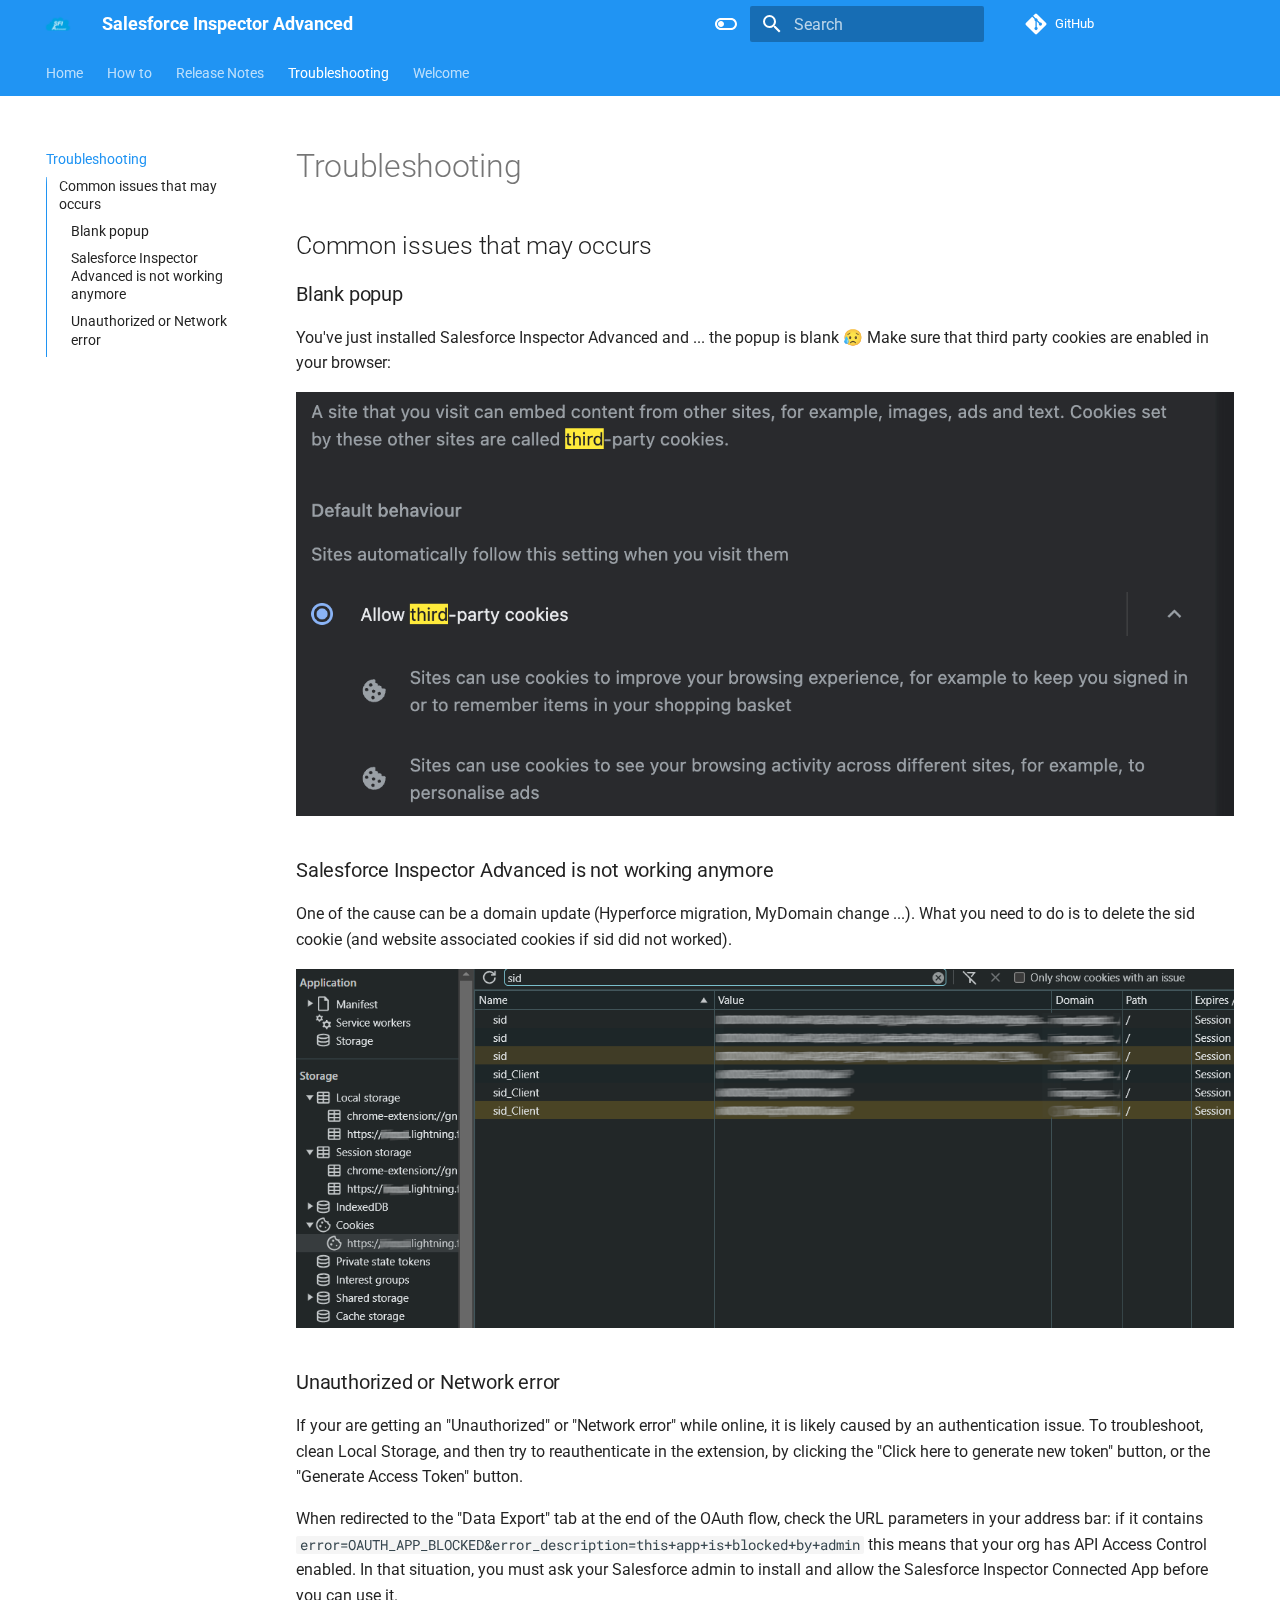
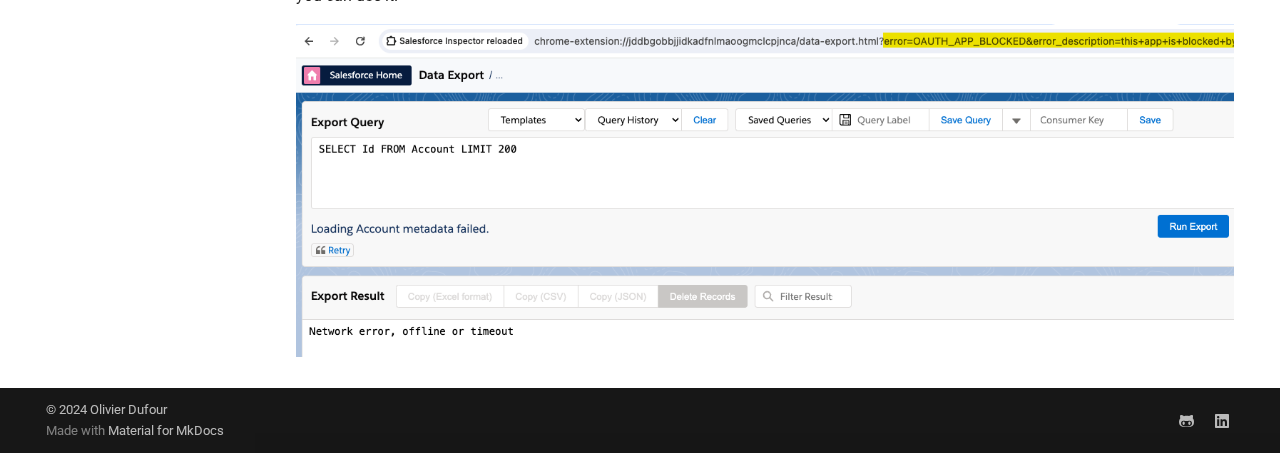
<file: troubleshooting/index.html>
<!doctype html>
<html lang="en" class="no-js">
  <head>
    
      <meta charset="utf-8">
      <meta name="viewport" content="width=device-width,initial-scale=1">
      
      
        <meta name="author" content="Olivier Dufour">
      
      
        <link rel="canonical" href="https://dufoli.github.io/Salesforce-Inspector-Advanced/troubleshooting/">
      
      
        <link rel="prev" href="../release-note/">
      
      
        <link rel="next" href="../welcome/">
      
      
      <link rel="icon" href="../assets/images/icon128.png">
      <meta name="generator" content="mkdocs-1.6.1, mkdocs-material-9.6.1">
    
    
      
        <title>Troubleshooting - Salesforce Inspector Advanced</title>
      
    
    
      <link rel="stylesheet" href="../assets/stylesheets/main.a40c8224.min.css">
      
        
        <link rel="stylesheet" href="../assets/stylesheets/palette.06af60db.min.css">
      
      


    
    
      
    
    
      
        
        
        <link rel="preconnect" href="https://fonts.gstatic.com" crossorigin>
        <link rel="stylesheet" href="https://fonts.googleapis.com/css?family=Roboto:300,300i,400,400i,700,700i%7CRoboto+Mono:400,400i,700,700i&display=fallback">
        <style>:root{--md-text-font:"Roboto";--md-code-font:"Roboto Mono"}</style>
      
    
    
    <script>__md_scope=new URL("..",location),__md_hash=e=>[...e].reduce(((e,_)=>(e<<5)-e+_.charCodeAt(0)),0),__md_get=(e,_=localStorage,t=__md_scope)=>JSON.parse(_.getItem(t.pathname+"."+e)),__md_set=(e,_,t=localStorage,a=__md_scope)=>{try{t.setItem(a.pathname+"."+e,JSON.stringify(_))}catch(e){}}</script>
    
      

    
    
    
  </head>
  
  
    
    
      
    
    
    
    
    <body dir="ltr" data-md-color-scheme="default" data-md-color-primary="blue" data-md-color-accent="indigo">
  
    
    <input class="md-toggle" data-md-toggle="drawer" type="checkbox" id="__drawer" autocomplete="off">
    <input class="md-toggle" data-md-toggle="search" type="checkbox" id="__search" autocomplete="off">
    <label class="md-overlay" for="__drawer"></label>
    <div data-md-component="skip">
      
        
        <a href="#troubleshooting" class="md-skip">
          Skip to content
        </a>
      
    </div>
    <div data-md-component="announce">
      
    </div>
    
    
      

<header class="md-header" data-md-component="header">
  <nav class="md-header__inner md-grid" aria-label="Header">
    <a href=".." title="Salesforce Inspector Advanced" class="md-header__button md-logo" aria-label="Salesforce Inspector Advanced" data-md-component="logo">
      
  <img src="../assets/images/icon128.png" alt="logo">

    </a>
    <label class="md-header__button md-icon" for="__drawer">
      
      <svg xmlns="http://www.w3.org/2000/svg" viewBox="0 0 24 24"><path d="M3 6h18v2H3zm0 5h18v2H3zm0 5h18v2H3z"/></svg>
    </label>
    <div class="md-header__title" data-md-component="header-title">
      <div class="md-header__ellipsis">
        <div class="md-header__topic">
          <span class="md-ellipsis">
            Salesforce Inspector Advanced
          </span>
        </div>
        <div class="md-header__topic" data-md-component="header-topic">
          <span class="md-ellipsis">
            
              Troubleshooting
            
          </span>
        </div>
      </div>
    </div>
    
      
        <form class="md-header__option" data-md-component="palette">
  
    
    
    
    <input class="md-option" data-md-color-media="" data-md-color-scheme="default" data-md-color-primary="blue" data-md-color-accent="indigo"  aria-label="Switch to dark mode"  type="radio" name="__palette" id="__palette_0">
    
      <label class="md-header__button md-icon" title="Switch to dark mode" for="__palette_1" hidden>
        <svg xmlns="http://www.w3.org/2000/svg" viewBox="0 0 24 24"><path d="M17 6H7c-3.31 0-6 2.69-6 6s2.69 6 6 6h10c3.31 0 6-2.69 6-6s-2.69-6-6-6m0 10H7c-2.21 0-4-1.79-4-4s1.79-4 4-4h10c2.21 0 4 1.79 4 4s-1.79 4-4 4M7 9c-1.66 0-3 1.34-3 3s1.34 3 3 3 3-1.34 3-3-1.34-3-3-3"/></svg>
      </label>
    
  
    
    
    
    <input class="md-option" data-md-color-media="" data-md-color-scheme="slate" data-md-color-primary="blue" data-md-color-accent="indigo"  aria-label="Switch to light mode"  type="radio" name="__palette" id="__palette_1">
    
      <label class="md-header__button md-icon" title="Switch to light mode" for="__palette_0" hidden>
        <svg xmlns="http://www.w3.org/2000/svg" viewBox="0 0 24 24"><path d="M17 7H7a5 5 0 0 0-5 5 5 5 0 0 0 5 5h10a5 5 0 0 0 5-5 5 5 0 0 0-5-5m0 8a3 3 0 0 1-3-3 3 3 0 0 1 3-3 3 3 0 0 1 3 3 3 3 0 0 1-3 3"/></svg>
      </label>
    
  
</form>
      
    
    
      <script>var palette=__md_get("__palette");if(palette&&palette.color){if("(prefers-color-scheme)"===palette.color.media){var media=matchMedia("(prefers-color-scheme: light)"),input=document.querySelector(media.matches?"[data-md-color-media='(prefers-color-scheme: light)']":"[data-md-color-media='(prefers-color-scheme: dark)']");palette.color.media=input.getAttribute("data-md-color-media"),palette.color.scheme=input.getAttribute("data-md-color-scheme"),palette.color.primary=input.getAttribute("data-md-color-primary"),palette.color.accent=input.getAttribute("data-md-color-accent")}for(var[key,value]of Object.entries(palette.color))document.body.setAttribute("data-md-color-"+key,value)}</script>
    
    
    
      <label class="md-header__button md-icon" for="__search">
        
        <svg xmlns="http://www.w3.org/2000/svg" viewBox="0 0 24 24"><path d="M9.5 3A6.5 6.5 0 0 1 16 9.5c0 1.61-.59 3.09-1.56 4.23l.27.27h.79l5 5-1.5 1.5-5-5v-.79l-.27-.27A6.52 6.52 0 0 1 9.5 16 6.5 6.5 0 0 1 3 9.5 6.5 6.5 0 0 1 9.5 3m0 2C7 5 5 7 5 9.5S7 14 9.5 14 14 12 14 9.5 12 5 9.5 5"/></svg>
      </label>
      <div class="md-search" data-md-component="search" role="dialog">
  <label class="md-search__overlay" for="__search"></label>
  <div class="md-search__inner" role="search">
    <form class="md-search__form" name="search">
      <input type="text" class="md-search__input" name="query" aria-label="Search" placeholder="Search" autocapitalize="off" autocorrect="off" autocomplete="off" spellcheck="false" data-md-component="search-query" required>
      <label class="md-search__icon md-icon" for="__search">
        
        <svg xmlns="http://www.w3.org/2000/svg" viewBox="0 0 24 24"><path d="M9.5 3A6.5 6.5 0 0 1 16 9.5c0 1.61-.59 3.09-1.56 4.23l.27.27h.79l5 5-1.5 1.5-5-5v-.79l-.27-.27A6.52 6.52 0 0 1 9.5 16 6.5 6.5 0 0 1 3 9.5 6.5 6.5 0 0 1 9.5 3m0 2C7 5 5 7 5 9.5S7 14 9.5 14 14 12 14 9.5 12 5 9.5 5"/></svg>
        
        <svg xmlns="http://www.w3.org/2000/svg" viewBox="0 0 24 24"><path d="M20 11v2H8l5.5 5.5-1.42 1.42L4.16 12l7.92-7.92L13.5 5.5 8 11z"/></svg>
      </label>
      <nav class="md-search__options" aria-label="Search">
        
        <button type="reset" class="md-search__icon md-icon" title="Clear" aria-label="Clear" tabindex="-1">
          
          <svg xmlns="http://www.w3.org/2000/svg" viewBox="0 0 24 24"><path d="M19 6.41 17.59 5 12 10.59 6.41 5 5 6.41 10.59 12 5 17.59 6.41 19 12 13.41 17.59 19 19 17.59 13.41 12z"/></svg>
        </button>
      </nav>
      
        <div class="md-search__suggest" data-md-component="search-suggest"></div>
      
    </form>
    <div class="md-search__output">
      <div class="md-search__scrollwrap" tabindex="0" data-md-scrollfix>
        <div class="md-search-result" data-md-component="search-result">
          <div class="md-search-result__meta">
            Initializing search
          </div>
          <ol class="md-search-result__list" role="presentation"></ol>
        </div>
      </div>
    </div>
  </div>
</div>
    
    
      <div class="md-header__source">
        <a href="https://github.com/dufoli/Salesforce-Inspector-Advanced" title="Go to repository" class="md-source" data-md-component="source">
  <div class="md-source__icon md-icon">
    
    <svg xmlns="http://www.w3.org/2000/svg" viewBox="0 0 448 512"><!--! Font Awesome Free 6.7.2 by @fontawesome - https://fontawesome.com License - https://fontawesome.com/license/free (Icons: CC BY 4.0, Fonts: SIL OFL 1.1, Code: MIT License) Copyright 2024 Fonticons, Inc.--><path d="M439.55 236.05 244 40.45a28.87 28.87 0 0 0-40.81 0l-40.66 40.63 51.52 51.52c27.06-9.14 52.68 16.77 43.39 43.68l49.66 49.66c34.23-11.8 61.18 31 35.47 56.69-26.49 26.49-70.21-2.87-56-37.34L240.22 199v121.85c25.3 12.54 22.26 41.85 9.08 55a34.34 34.34 0 0 1-48.55 0c-17.57-17.6-11.07-46.91 11.25-56v-123c-20.8-8.51-24.6-30.74-18.64-45L142.57 101 8.45 235.14a28.86 28.86 0 0 0 0 40.81l195.61 195.6a28.86 28.86 0 0 0 40.8 0l194.69-194.69a28.86 28.86 0 0 0 0-40.81"/></svg>
  </div>
  <div class="md-source__repository">
    GitHub
  </div>
</a>
      </div>
    
  </nav>
  
</header>
    
    <div class="md-container" data-md-component="container">
      
      
        
          
            
<nav class="md-tabs" aria-label="Tabs" data-md-component="tabs">
  <div class="md-grid">
    <ul class="md-tabs__list">
      
        
  
  
  
    <li class="md-tabs__item">
      <a href=".." class="md-tabs__link">
        
  
    
  
  Home

      </a>
    </li>
  

      
        
  
  
  
    <li class="md-tabs__item">
      <a href="../how-to/" class="md-tabs__link">
        
  
    
  
  How to

      </a>
    </li>
  

      
        
  
  
  
    <li class="md-tabs__item">
      <a href="../release-note/" class="md-tabs__link">
        
  
    
  
  Release Notes

      </a>
    </li>
  

      
        
  
  
    
  
  
    <li class="md-tabs__item md-tabs__item--active">
      <a href="./" class="md-tabs__link">
        
  
    
  
  Troubleshooting

      </a>
    </li>
  

      
        
  
  
  
    <li class="md-tabs__item">
      <a href="../welcome/" class="md-tabs__link">
        
  
    
  
  Welcome

      </a>
    </li>
  

      
    </ul>
  </div>
</nav>
          
        
      
      <main class="md-main" data-md-component="main">
        <div class="md-main__inner md-grid">
          
            
              
              <div class="md-sidebar md-sidebar--primary" data-md-component="sidebar" data-md-type="navigation" >
                <div class="md-sidebar__scrollwrap">
                  <div class="md-sidebar__inner">
                    


  


  

<nav class="md-nav md-nav--primary md-nav--lifted md-nav--integrated" aria-label="Navigation" data-md-level="0">
  <label class="md-nav__title" for="__drawer">
    <a href=".." title="Salesforce Inspector Advanced" class="md-nav__button md-logo" aria-label="Salesforce Inspector Advanced" data-md-component="logo">
      
  <img src="../assets/images/icon128.png" alt="logo">

    </a>
    Salesforce Inspector Advanced
  </label>
  
    <div class="md-nav__source">
      <a href="https://github.com/dufoli/Salesforce-Inspector-Advanced" title="Go to repository" class="md-source" data-md-component="source">
  <div class="md-source__icon md-icon">
    
    <svg xmlns="http://www.w3.org/2000/svg" viewBox="0 0 448 512"><!--! Font Awesome Free 6.7.2 by @fontawesome - https://fontawesome.com License - https://fontawesome.com/license/free (Icons: CC BY 4.0, Fonts: SIL OFL 1.1, Code: MIT License) Copyright 2024 Fonticons, Inc.--><path d="M439.55 236.05 244 40.45a28.87 28.87 0 0 0-40.81 0l-40.66 40.63 51.52 51.52c27.06-9.14 52.68 16.77 43.39 43.68l49.66 49.66c34.23-11.8 61.18 31 35.47 56.69-26.49 26.49-70.21-2.87-56-37.34L240.22 199v121.85c25.3 12.54 22.26 41.85 9.08 55a34.34 34.34 0 0 1-48.55 0c-17.57-17.6-11.07-46.91 11.25-56v-123c-20.8-8.51-24.6-30.74-18.64-45L142.57 101 8.45 235.14a28.86 28.86 0 0 0 0 40.81l195.61 195.6a28.86 28.86 0 0 0 40.8 0l194.69-194.69a28.86 28.86 0 0 0 0-40.81"/></svg>
  </div>
  <div class="md-source__repository">
    GitHub
  </div>
</a>
    </div>
  
  <ul class="md-nav__list" data-md-scrollfix>
    
      
      
  
  
  
  
    <li class="md-nav__item">
      <a href=".." class="md-nav__link">
        
  
  <span class="md-ellipsis">
    Home
    
  </span>
  

      </a>
    </li>
  

    
      
      
  
  
  
  
    <li class="md-nav__item">
      <a href="../how-to/" class="md-nav__link">
        
  
  <span class="md-ellipsis">
    How to
    
  </span>
  

      </a>
    </li>
  

    
      
      
  
  
  
  
    <li class="md-nav__item">
      <a href="../release-note/" class="md-nav__link">
        
  
  <span class="md-ellipsis">
    Release Notes
    
  </span>
  

      </a>
    </li>
  

    
      
      
  
  
    
  
  
  
    <li class="md-nav__item md-nav__item--active">
      
      <input class="md-nav__toggle md-toggle" type="checkbox" id="__toc">
      
      
        
      
      
        <label class="md-nav__link md-nav__link--active" for="__toc">
          
  
  <span class="md-ellipsis">
    Troubleshooting
    
  </span>
  

          <span class="md-nav__icon md-icon"></span>
        </label>
      
      <a href="./" class="md-nav__link md-nav__link--active">
        
  
  <span class="md-ellipsis">
    Troubleshooting
    
  </span>
  

      </a>
      
        

<nav class="md-nav md-nav--secondary" aria-label="Table of contents">
  
  
  
    
  
  
    <label class="md-nav__title" for="__toc">
      <span class="md-nav__icon md-icon"></span>
      Table of contents
    </label>
    <ul class="md-nav__list" data-md-component="toc" data-md-scrollfix>
      
        <li class="md-nav__item">
  <a href="#common-issues-that-may-occurs" class="md-nav__link">
    <span class="md-ellipsis">
      Common issues that may occurs
    </span>
  </a>
  
    <nav class="md-nav" aria-label="Common issues that may occurs">
      <ul class="md-nav__list">
        
          <li class="md-nav__item">
  <a href="#blank-popup" class="md-nav__link">
    <span class="md-ellipsis">
      Blank popup
    </span>
  </a>
  
</li>
        
          <li class="md-nav__item">
  <a href="#salesforce-inspector-advanced-is-not-working-anymore" class="md-nav__link">
    <span class="md-ellipsis">
      Salesforce Inspector Advanced is not working anymore
    </span>
  </a>
  
</li>
        
          <li class="md-nav__item">
  <a href="#unauthorized-or-network-error" class="md-nav__link">
    <span class="md-ellipsis">
      Unauthorized or Network error
    </span>
  </a>
  
</li>
        
      </ul>
    </nav>
  
</li>
      
    </ul>
  
</nav>
      
    </li>
  

    
      
      
  
  
  
  
    <li class="md-nav__item">
      <a href="../welcome/" class="md-nav__link">
        
  
  <span class="md-ellipsis">
    Welcome
    
  </span>
  

      </a>
    </li>
  

    
  </ul>
</nav>
                  </div>
                </div>
              </div>
            
            
          
          
            <div class="md-content" data-md-component="content">
              <article class="md-content__inner md-typeset">
                
                  


  
  


<h1 id="troubleshooting">Troubleshooting</h1>
<h2 id="common-issues-that-may-occurs">Common issues that may occurs</h2>
<h3 id="blank-popup">Blank popup</h3>
<p>You've just installed Salesforce Inspector Advanced and ... the popup is blank 😥
Make sure that third party cookies are enabled in your browser:</p>
<p><img alt="image" src="../screenshots/allow_cookie.png?raw=true" /></p>
<h3 id="salesforce-inspector-advanced-is-not-working-anymore">Salesforce Inspector Advanced is not working anymore</h3>
<p>One of the cause can be a domain update (Hyperforce migration, MyDomain change ...).
What you need to do is to delete the sid cookie (and website associated cookies if sid did not worked).</p>
<p><img alt="image" src="../screenshots/delete_cookie.png?raw=true" /></p>
<h3 id="unauthorized-or-network-error">Unauthorized or Network error</h3>
<p>If your are getting an "Unauthorized" or "Network error" while online, it is likely caused by an authentication issue.
To troubleshoot, clean Local Storage, and then try to reauthenticate in the extension, by clicking the "Click here to generate new token" button, or the "Generate Access Token" button.</p>
<p>When redirected to the "Data Export" tab at the end of the OAuth flow, check the URL parameters in your address bar: if it contains <code>error=OAUTH_APP_BLOCKED&amp;error_description=this+app+is+blocked+by+admin</code> this means that your org has API Access Control enabled. In that situation, you must ask your Salesforce admin to install and allow the Salesforce Inspector Connected App before you can use it.</p>
<p><img alt="image" src="../screenshots/oauthError.png?raw=true" /></p>












                
              </article>
            </div>
          
          
  <script>var tabs=__md_get("__tabs");if(Array.isArray(tabs))e:for(var set of document.querySelectorAll(".tabbed-set")){var labels=set.querySelector(".tabbed-labels");for(var tab of tabs)for(var label of labels.getElementsByTagName("label"))if(label.innerText.trim()===tab){var input=document.getElementById(label.htmlFor);input.checked=!0;continue e}}</script>

<script>var target=document.getElementById(location.hash.slice(1));target&&target.name&&(target.checked=target.name.startsWith("__tabbed_"))</script>
        </div>
        
          <button type="button" class="md-top md-icon" data-md-component="top" hidden>
  
  <svg xmlns="http://www.w3.org/2000/svg" viewBox="0 0 24 24"><path d="M13 20h-2V8l-5.5 5.5-1.42-1.42L12 4.16l7.92 7.92-1.42 1.42L13 8z"/></svg>
  Back to top
</button>
        
      </main>
      
        <footer class="md-footer">
  
  <div class="md-footer-meta md-typeset">
    <div class="md-footer-meta__inner md-grid">
      <div class="md-copyright">
  
    <div class="md-copyright__highlight">
      &copy; 2024 <a href="https://github.com/dufoli" target="_blank" rel="noopener">Olivier Dufour</a>

    </div>
  
  
    Made with
    <a href="https://squidfunk.github.io/mkdocs-material/" target="_blank" rel="noopener">
      Material for MkDocs
    </a>
  
</div>
      
        <div class="md-social">
  
    
    
    
    
      
      
    
    <a href="https://github.com/dufoli" target="_blank" rel="noopener" title="github.com" class="md-social__link">
      <svg xmlns="http://www.w3.org/2000/svg" viewBox="0 0 480 512"><!--! Font Awesome Free 6.7.2 by @fontawesome - https://fontawesome.com License - https://fontawesome.com/license/free (Icons: CC BY 4.0, Fonts: SIL OFL 1.1, Code: MIT License) Copyright 2024 Fonticons, Inc.--><path d="M186.1 328.7c0 20.9-10.9 55.1-36.7 55.1s-36.7-34.2-36.7-55.1 10.9-55.1 36.7-55.1 36.7 34.2 36.7 55.1M480 278.2c0 31.9-3.2 65.7-17.5 95-37.9 76.6-142.1 74.8-216.7 74.8-75.8 0-186.2 2.7-225.6-74.8-14.6-29-20.2-63.1-20.2-95 0-41.9 13.9-81.5 41.5-113.6-5.2-15.8-7.7-32.4-7.7-48.8 0-21.5 4.9-32.3 14.6-51.8 45.3 0 74.3 9 108.8 36 29-6.9 58.8-10 88.7-10 27 0 54.2 2.9 80.4 9.2 34-26.7 63-35.2 107.8-35.2 9.8 19.5 14.6 30.3 14.6 51.8 0 16.4-2.6 32.7-7.7 48.2 27.5 32.4 39 72.3 39 114.2m-64.3 50.5c0-43.9-26.7-82.6-73.5-82.6-18.9 0-37 3.4-56 6-14.9 2.3-29.8 3.2-45.1 3.2-15.2 0-30.1-.9-45.1-3.2-18.7-2.6-37-6-56-6-46.8 0-73.5 38.7-73.5 82.6 0 87.8 80.4 101.3 150.4 101.3h48.2c70.3 0 150.6-13.4 150.6-101.3m-82.6-55.1c-25.8 0-36.7 34.2-36.7 55.1s10.9 55.1 36.7 55.1 36.7-34.2 36.7-55.1-10.9-55.1-36.7-55.1"/></svg>
    </a>
  
    
    
    
    
      
      
    
    <a href="https://www.linkedin.com/in/thomasprouvot/" target="_blank" rel="noopener" title="www.linkedin.com" class="md-social__link">
      <svg xmlns="http://www.w3.org/2000/svg" viewBox="0 0 448 512"><!--! Font Awesome Free 6.7.2 by @fontawesome - https://fontawesome.com License - https://fontawesome.com/license/free (Icons: CC BY 4.0, Fonts: SIL OFL 1.1, Code: MIT License) Copyright 2024 Fonticons, Inc.--><path d="M416 32H31.9C14.3 32 0 46.5 0 64.3v383.4C0 465.5 14.3 480 31.9 480H416c17.6 0 32-14.5 32-32.3V64.3c0-17.8-14.4-32.3-32-32.3M135.4 416H69V202.2h66.5V416zm-33.2-243c-21.3 0-38.5-17.3-38.5-38.5S80.9 96 102.2 96c21.2 0 38.5 17.3 38.5 38.5 0 21.3-17.2 38.5-38.5 38.5m282.1 243h-66.4V312c0-24.8-.5-56.7-34.5-56.7-34.6 0-39.9 27-39.9 54.9V416h-66.4V202.2h63.7v29.2h.9c8.9-16.8 30.6-34.5 62.9-34.5 67.2 0 79.7 44.3 79.7 101.9z"/></svg>
    </a>
  
</div>
      
    </div>
  </div>
</footer>
      
    </div>
    <div class="md-dialog" data-md-component="dialog">
      <div class="md-dialog__inner md-typeset"></div>
    </div>
    
    
    <script id="__config" type="application/json">{"base": "..", "features": ["navigation.tabs", "navigation.sections", "toc.integrate", "navigation.top", "search.suggest", "search.highlight", "content.tabs.link", "content.code.annotation", "content.code.copy"], "search": "../assets/javascripts/workers/search.f8cc74c7.min.js", "translations": {"clipboard.copied": "Copied to clipboard", "clipboard.copy": "Copy to clipboard", "search.result.more.one": "1 more on this page", "search.result.more.other": "# more on this page", "search.result.none": "No matching documents", "search.result.one": "1 matching document", "search.result.other": "# matching documents", "search.result.placeholder": "Type to start searching", "search.result.term.missing": "Missing", "select.version": "Select version"}}</script>
    
    
      <script src="../assets/javascripts/bundle.5090c770.min.js"></script>
      
    
  </body>
</html>
</file>
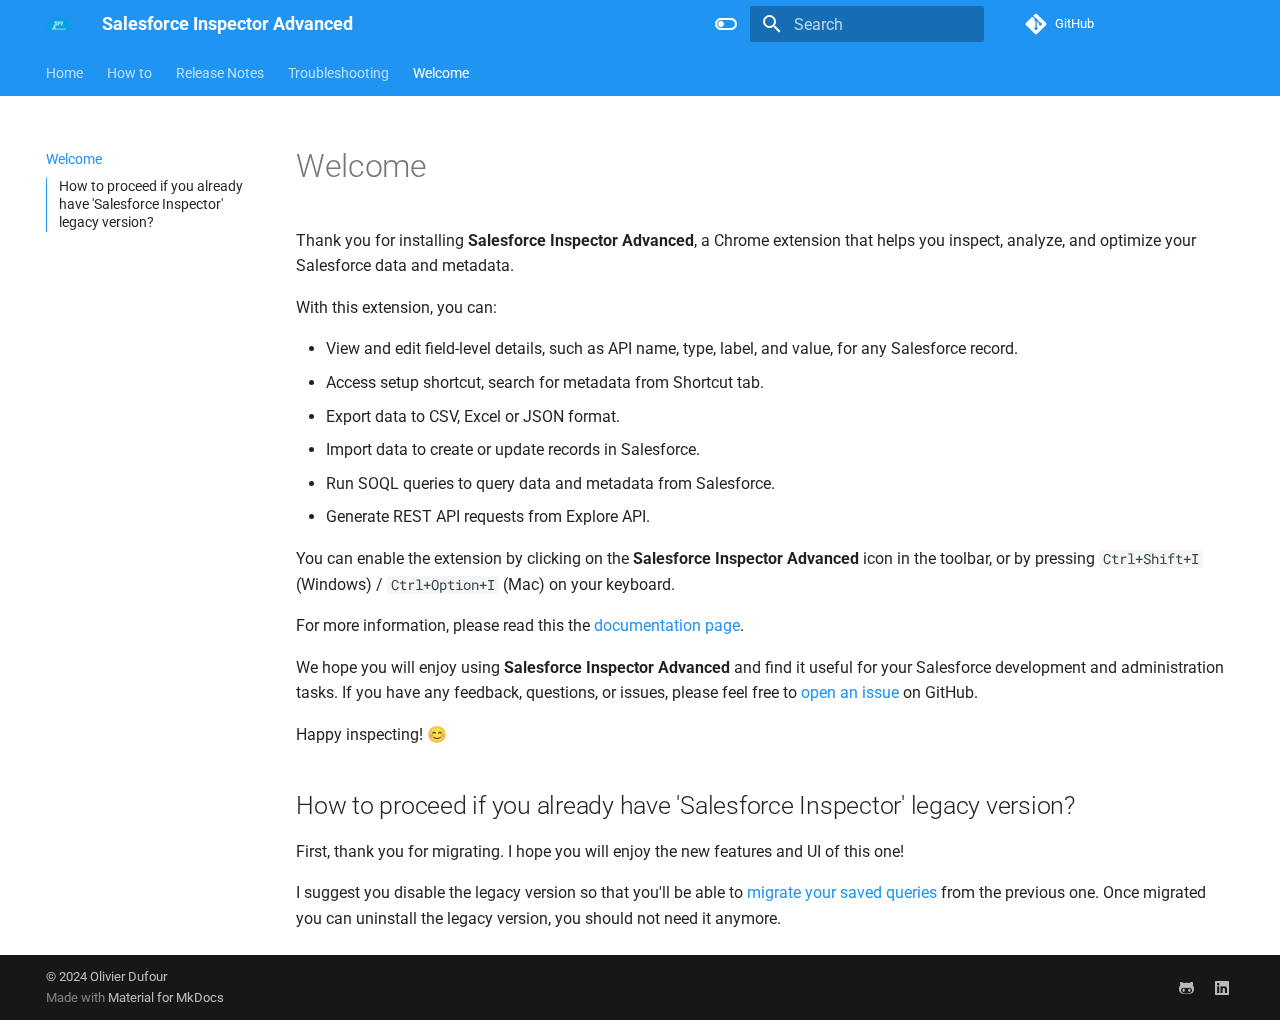
<file: welcome/index.html>
<!doctype html>
<html lang="en" class="no-js">
  <head>
    
      <meta charset="utf-8">
      <meta name="viewport" content="width=device-width,initial-scale=1">
      
      
        <meta name="author" content="Olivier Dufour">
      
      
        <link rel="canonical" href="https://dufoli.github.io/Salesforce-Inspector-Advanced/welcome/">
      
      
        <link rel="prev" href="../troubleshooting/">
      
      
      
      <link rel="icon" href="../assets/images/icon128.png">
      <meta name="generator" content="mkdocs-1.6.1, mkdocs-material-9.6.1">
    
    
      
        <title>Welcome - Salesforce Inspector Advanced</title>
      
    
    
      <link rel="stylesheet" href="../assets/stylesheets/main.a40c8224.min.css">
      
        
        <link rel="stylesheet" href="../assets/stylesheets/palette.06af60db.min.css">
      
      


    
    
      
    
    
      
        
        
        <link rel="preconnect" href="https://fonts.gstatic.com" crossorigin>
        <link rel="stylesheet" href="https://fonts.googleapis.com/css?family=Roboto:300,300i,400,400i,700,700i%7CRoboto+Mono:400,400i,700,700i&display=fallback">
        <style>:root{--md-text-font:"Roboto";--md-code-font:"Roboto Mono"}</style>
      
    
    
    <script>__md_scope=new URL("..",location),__md_hash=e=>[...e].reduce(((e,_)=>(e<<5)-e+_.charCodeAt(0)),0),__md_get=(e,_=localStorage,t=__md_scope)=>JSON.parse(_.getItem(t.pathname+"."+e)),__md_set=(e,_,t=localStorage,a=__md_scope)=>{try{t.setItem(a.pathname+"."+e,JSON.stringify(_))}catch(e){}}</script>
    
      

    
    
    
  </head>
  
  
    
    
      
    
    
    
    
    <body dir="ltr" data-md-color-scheme="default" data-md-color-primary="blue" data-md-color-accent="indigo">
  
    
    <input class="md-toggle" data-md-toggle="drawer" type="checkbox" id="__drawer" autocomplete="off">
    <input class="md-toggle" data-md-toggle="search" type="checkbox" id="__search" autocomplete="off">
    <label class="md-overlay" for="__drawer"></label>
    <div data-md-component="skip">
      
        
        <a href="#welcome" class="md-skip">
          Skip to content
        </a>
      
    </div>
    <div data-md-component="announce">
      
    </div>
    
    
      

<header class="md-header" data-md-component="header">
  <nav class="md-header__inner md-grid" aria-label="Header">
    <a href=".." title="Salesforce Inspector Advanced" class="md-header__button md-logo" aria-label="Salesforce Inspector Advanced" data-md-component="logo">
      
  <img src="../assets/images/icon128.png" alt="logo">

    </a>
    <label class="md-header__button md-icon" for="__drawer">
      
      <svg xmlns="http://www.w3.org/2000/svg" viewBox="0 0 24 24"><path d="M3 6h18v2H3zm0 5h18v2H3zm0 5h18v2H3z"/></svg>
    </label>
    <div class="md-header__title" data-md-component="header-title">
      <div class="md-header__ellipsis">
        <div class="md-header__topic">
          <span class="md-ellipsis">
            Salesforce Inspector Advanced
          </span>
        </div>
        <div class="md-header__topic" data-md-component="header-topic">
          <span class="md-ellipsis">
            
              Welcome
            
          </span>
        </div>
      </div>
    </div>
    
      
        <form class="md-header__option" data-md-component="palette">
  
    
    
    
    <input class="md-option" data-md-color-media="" data-md-color-scheme="default" data-md-color-primary="blue" data-md-color-accent="indigo"  aria-label="Switch to dark mode"  type="radio" name="__palette" id="__palette_0">
    
      <label class="md-header__button md-icon" title="Switch to dark mode" for="__palette_1" hidden>
        <svg xmlns="http://www.w3.org/2000/svg" viewBox="0 0 24 24"><path d="M17 6H7c-3.31 0-6 2.69-6 6s2.69 6 6 6h10c3.31 0 6-2.69 6-6s-2.69-6-6-6m0 10H7c-2.21 0-4-1.79-4-4s1.79-4 4-4h10c2.21 0 4 1.79 4 4s-1.79 4-4 4M7 9c-1.66 0-3 1.34-3 3s1.34 3 3 3 3-1.34 3-3-1.34-3-3-3"/></svg>
      </label>
    
  
    
    
    
    <input class="md-option" data-md-color-media="" data-md-color-scheme="slate" data-md-color-primary="blue" data-md-color-accent="indigo"  aria-label="Switch to light mode"  type="radio" name="__palette" id="__palette_1">
    
      <label class="md-header__button md-icon" title="Switch to light mode" for="__palette_0" hidden>
        <svg xmlns="http://www.w3.org/2000/svg" viewBox="0 0 24 24"><path d="M17 7H7a5 5 0 0 0-5 5 5 5 0 0 0 5 5h10a5 5 0 0 0 5-5 5 5 0 0 0-5-5m0 8a3 3 0 0 1-3-3 3 3 0 0 1 3-3 3 3 0 0 1 3 3 3 3 0 0 1-3 3"/></svg>
      </label>
    
  
</form>
      
    
    
      <script>var palette=__md_get("__palette");if(palette&&palette.color){if("(prefers-color-scheme)"===palette.color.media){var media=matchMedia("(prefers-color-scheme: light)"),input=document.querySelector(media.matches?"[data-md-color-media='(prefers-color-scheme: light)']":"[data-md-color-media='(prefers-color-scheme: dark)']");palette.color.media=input.getAttribute("data-md-color-media"),palette.color.scheme=input.getAttribute("data-md-color-scheme"),palette.color.primary=input.getAttribute("data-md-color-primary"),palette.color.accent=input.getAttribute("data-md-color-accent")}for(var[key,value]of Object.entries(palette.color))document.body.setAttribute("data-md-color-"+key,value)}</script>
    
    
    
      <label class="md-header__button md-icon" for="__search">
        
        <svg xmlns="http://www.w3.org/2000/svg" viewBox="0 0 24 24"><path d="M9.5 3A6.5 6.5 0 0 1 16 9.5c0 1.61-.59 3.09-1.56 4.23l.27.27h.79l5 5-1.5 1.5-5-5v-.79l-.27-.27A6.52 6.52 0 0 1 9.5 16 6.5 6.5 0 0 1 3 9.5 6.5 6.5 0 0 1 9.5 3m0 2C7 5 5 7 5 9.5S7 14 9.5 14 14 12 14 9.5 12 5 9.5 5"/></svg>
      </label>
      <div class="md-search" data-md-component="search" role="dialog">
  <label class="md-search__overlay" for="__search"></label>
  <div class="md-search__inner" role="search">
    <form class="md-search__form" name="search">
      <input type="text" class="md-search__input" name="query" aria-label="Search" placeholder="Search" autocapitalize="off" autocorrect="off" autocomplete="off" spellcheck="false" data-md-component="search-query" required>
      <label class="md-search__icon md-icon" for="__search">
        
        <svg xmlns="http://www.w3.org/2000/svg" viewBox="0 0 24 24"><path d="M9.5 3A6.5 6.5 0 0 1 16 9.5c0 1.61-.59 3.09-1.56 4.23l.27.27h.79l5 5-1.5 1.5-5-5v-.79l-.27-.27A6.52 6.52 0 0 1 9.5 16 6.5 6.5 0 0 1 3 9.5 6.5 6.5 0 0 1 9.5 3m0 2C7 5 5 7 5 9.5S7 14 9.5 14 14 12 14 9.5 12 5 9.5 5"/></svg>
        
        <svg xmlns="http://www.w3.org/2000/svg" viewBox="0 0 24 24"><path d="M20 11v2H8l5.5 5.5-1.42 1.42L4.16 12l7.92-7.92L13.5 5.5 8 11z"/></svg>
      </label>
      <nav class="md-search__options" aria-label="Search">
        
        <button type="reset" class="md-search__icon md-icon" title="Clear" aria-label="Clear" tabindex="-1">
          
          <svg xmlns="http://www.w3.org/2000/svg" viewBox="0 0 24 24"><path d="M19 6.41 17.59 5 12 10.59 6.41 5 5 6.41 10.59 12 5 17.59 6.41 19 12 13.41 17.59 19 19 17.59 13.41 12z"/></svg>
        </button>
      </nav>
      
        <div class="md-search__suggest" data-md-component="search-suggest"></div>
      
    </form>
    <div class="md-search__output">
      <div class="md-search__scrollwrap" tabindex="0" data-md-scrollfix>
        <div class="md-search-result" data-md-component="search-result">
          <div class="md-search-result__meta">
            Initializing search
          </div>
          <ol class="md-search-result__list" role="presentation"></ol>
        </div>
      </div>
    </div>
  </div>
</div>
    
    
      <div class="md-header__source">
        <a href="https://github.com/dufoli/Salesforce-Inspector-Advanced" title="Go to repository" class="md-source" data-md-component="source">
  <div class="md-source__icon md-icon">
    
    <svg xmlns="http://www.w3.org/2000/svg" viewBox="0 0 448 512"><!--! Font Awesome Free 6.7.2 by @fontawesome - https://fontawesome.com License - https://fontawesome.com/license/free (Icons: CC BY 4.0, Fonts: SIL OFL 1.1, Code: MIT License) Copyright 2024 Fonticons, Inc.--><path d="M439.55 236.05 244 40.45a28.87 28.87 0 0 0-40.81 0l-40.66 40.63 51.52 51.52c27.06-9.14 52.68 16.77 43.39 43.68l49.66 49.66c34.23-11.8 61.18 31 35.47 56.69-26.49 26.49-70.21-2.87-56-37.34L240.22 199v121.85c25.3 12.54 22.26 41.85 9.08 55a34.34 34.34 0 0 1-48.55 0c-17.57-17.6-11.07-46.91 11.25-56v-123c-20.8-8.51-24.6-30.74-18.64-45L142.57 101 8.45 235.14a28.86 28.86 0 0 0 0 40.81l195.61 195.6a28.86 28.86 0 0 0 40.8 0l194.69-194.69a28.86 28.86 0 0 0 0-40.81"/></svg>
  </div>
  <div class="md-source__repository">
    GitHub
  </div>
</a>
      </div>
    
  </nav>
  
</header>
    
    <div class="md-container" data-md-component="container">
      
      
        
          
            
<nav class="md-tabs" aria-label="Tabs" data-md-component="tabs">
  <div class="md-grid">
    <ul class="md-tabs__list">
      
        
  
  
  
    <li class="md-tabs__item">
      <a href=".." class="md-tabs__link">
        
  
    
  
  Home

      </a>
    </li>
  

      
        
  
  
  
    <li class="md-tabs__item">
      <a href="../how-to/" class="md-tabs__link">
        
  
    
  
  How to

      </a>
    </li>
  

      
        
  
  
  
    <li class="md-tabs__item">
      <a href="../release-note/" class="md-tabs__link">
        
  
    
  
  Release Notes

      </a>
    </li>
  

      
        
  
  
  
    <li class="md-tabs__item">
      <a href="../troubleshooting/" class="md-tabs__link">
        
  
    
  
  Troubleshooting

      </a>
    </li>
  

      
        
  
  
    
  
  
    <li class="md-tabs__item md-tabs__item--active">
      <a href="./" class="md-tabs__link">
        
  
    
  
  Welcome

      </a>
    </li>
  

      
    </ul>
  </div>
</nav>
          
        
      
      <main class="md-main" data-md-component="main">
        <div class="md-main__inner md-grid">
          
            
              
              <div class="md-sidebar md-sidebar--primary" data-md-component="sidebar" data-md-type="navigation" >
                <div class="md-sidebar__scrollwrap">
                  <div class="md-sidebar__inner">
                    


  


  

<nav class="md-nav md-nav--primary md-nav--lifted md-nav--integrated" aria-label="Navigation" data-md-level="0">
  <label class="md-nav__title" for="__drawer">
    <a href=".." title="Salesforce Inspector Advanced" class="md-nav__button md-logo" aria-label="Salesforce Inspector Advanced" data-md-component="logo">
      
  <img src="../assets/images/icon128.png" alt="logo">

    </a>
    Salesforce Inspector Advanced
  </label>
  
    <div class="md-nav__source">
      <a href="https://github.com/dufoli/Salesforce-Inspector-Advanced" title="Go to repository" class="md-source" data-md-component="source">
  <div class="md-source__icon md-icon">
    
    <svg xmlns="http://www.w3.org/2000/svg" viewBox="0 0 448 512"><!--! Font Awesome Free 6.7.2 by @fontawesome - https://fontawesome.com License - https://fontawesome.com/license/free (Icons: CC BY 4.0, Fonts: SIL OFL 1.1, Code: MIT License) Copyright 2024 Fonticons, Inc.--><path d="M439.55 236.05 244 40.45a28.87 28.87 0 0 0-40.81 0l-40.66 40.63 51.52 51.52c27.06-9.14 52.68 16.77 43.39 43.68l49.66 49.66c34.23-11.8 61.18 31 35.47 56.69-26.49 26.49-70.21-2.87-56-37.34L240.22 199v121.85c25.3 12.54 22.26 41.85 9.08 55a34.34 34.34 0 0 1-48.55 0c-17.57-17.6-11.07-46.91 11.25-56v-123c-20.8-8.51-24.6-30.74-18.64-45L142.57 101 8.45 235.14a28.86 28.86 0 0 0 0 40.81l195.61 195.6a28.86 28.86 0 0 0 40.8 0l194.69-194.69a28.86 28.86 0 0 0 0-40.81"/></svg>
  </div>
  <div class="md-source__repository">
    GitHub
  </div>
</a>
    </div>
  
  <ul class="md-nav__list" data-md-scrollfix>
    
      
      
  
  
  
  
    <li class="md-nav__item">
      <a href=".." class="md-nav__link">
        
  
  <span class="md-ellipsis">
    Home
    
  </span>
  

      </a>
    </li>
  

    
      
      
  
  
  
  
    <li class="md-nav__item">
      <a href="../how-to/" class="md-nav__link">
        
  
  <span class="md-ellipsis">
    How to
    
  </span>
  

      </a>
    </li>
  

    
      
      
  
  
  
  
    <li class="md-nav__item">
      <a href="../release-note/" class="md-nav__link">
        
  
  <span class="md-ellipsis">
    Release Notes
    
  </span>
  

      </a>
    </li>
  

    
      
      
  
  
  
  
    <li class="md-nav__item">
      <a href="../troubleshooting/" class="md-nav__link">
        
  
  <span class="md-ellipsis">
    Troubleshooting
    
  </span>
  

      </a>
    </li>
  

    
      
      
  
  
    
  
  
  
    <li class="md-nav__item md-nav__item--active">
      
      <input class="md-nav__toggle md-toggle" type="checkbox" id="__toc">
      
      
        
      
      
        <label class="md-nav__link md-nav__link--active" for="__toc">
          
  
  <span class="md-ellipsis">
    Welcome
    
  </span>
  

          <span class="md-nav__icon md-icon"></span>
        </label>
      
      <a href="./" class="md-nav__link md-nav__link--active">
        
  
  <span class="md-ellipsis">
    Welcome
    
  </span>
  

      </a>
      
        

<nav class="md-nav md-nav--secondary" aria-label="Table of contents">
  
  
  
    
  
  
    <label class="md-nav__title" for="__toc">
      <span class="md-nav__icon md-icon"></span>
      Table of contents
    </label>
    <ul class="md-nav__list" data-md-component="toc" data-md-scrollfix>
      
        <li class="md-nav__item">
  <a href="#how-to-proceed-if-you-already-have-salesforce-inspector-legacy-version" class="md-nav__link">
    <span class="md-ellipsis">
      How to proceed if you already have 'Salesforce Inspector' legacy version?
    </span>
  </a>
  
</li>
      
    </ul>
  
</nav>
      
    </li>
  

    
  </ul>
</nav>
                  </div>
                </div>
              </div>
            
            
          
          
            <div class="md-content" data-md-component="content">
              <article class="md-content__inner md-typeset">
                
                  


  
  


<h1 id="welcome">Welcome</h1>
<p>Thank you for installing <strong>Salesforce Inspector Advanced</strong>, a Chrome extension that helps you inspect, analyze, and optimize your Salesforce data and metadata.</p>
<p>With this extension, you can:</p>
<ul>
<li>View and edit field-level details, such as API name, type, label, and value, for any Salesforce record.</li>
<li>Access setup shortcut, search for metadata from Shortcut tab.</li>
<li>Export data to CSV, Excel or JSON format.</li>
<li>Import data to create or update records in Salesforce.</li>
<li>Run SOQL queries to query data and metadata from Salesforce.</li>
<li>Generate REST API requests from Explore API.</li>
</ul>
<p>You can enable the extension by clicking on the <strong>Salesforce Inspector Advanced</strong> icon in the toolbar, or by pressing <code>Ctrl+Shift+I</code> (Windows) / <code>Ctrl+Option+I</code> (Mac) on your keyboard.</p>
<p>For more information, please read this the <a href="https://dufoli.github.io/Salesforce-Inspector-Advanced/">documentation page</a>.</p>
<p>We hope you will enjoy using <strong>Salesforce Inspector Advanced</strong> and find it useful for your Salesforce development and administration tasks. If you have any feedback, questions, or issues, please feel free to <a href="https://github.com/dufoli/Salesforce-Inspector-Advanced/issues">open an issue</a> on GitHub.</p>
<p>Happy inspecting! 😊</p>
<h2 id="how-to-proceed-if-you-already-have-salesforce-inspector-legacy-version">How to proceed if you already have 'Salesforce Inspector' legacy version?</h2>
<p>First, thank you for migrating. I hope you will enjoy the new features and UI of this one!</p>
<p>I suggest you disable the legacy version so that you'll be able to <a href="https://dufoli.github.io/Salesforce-Inspector-Advanced/how-to/#migrate-saved-queries-from-legacy-extension-to-salesforce-inspector-reloaded">migrate your saved queries</a> from the previous one.
Once migrated you can uninstall the legacy version, you should not need it anymore.</p>












                
              </article>
            </div>
          
          
  <script>var tabs=__md_get("__tabs");if(Array.isArray(tabs))e:for(var set of document.querySelectorAll(".tabbed-set")){var labels=set.querySelector(".tabbed-labels");for(var tab of tabs)for(var label of labels.getElementsByTagName("label"))if(label.innerText.trim()===tab){var input=document.getElementById(label.htmlFor);input.checked=!0;continue e}}</script>

<script>var target=document.getElementById(location.hash.slice(1));target&&target.name&&(target.checked=target.name.startsWith("__tabbed_"))</script>
        </div>
        
          <button type="button" class="md-top md-icon" data-md-component="top" hidden>
  
  <svg xmlns="http://www.w3.org/2000/svg" viewBox="0 0 24 24"><path d="M13 20h-2V8l-5.5 5.5-1.42-1.42L12 4.16l7.92 7.92-1.42 1.42L13 8z"/></svg>
  Back to top
</button>
        
      </main>
      
        <footer class="md-footer">
  
  <div class="md-footer-meta md-typeset">
    <div class="md-footer-meta__inner md-grid">
      <div class="md-copyright">
  
    <div class="md-copyright__highlight">
      &copy; 2024 <a href="https://github.com/dufoli" target="_blank" rel="noopener">Olivier Dufour</a>

    </div>
  
  
    Made with
    <a href="https://squidfunk.github.io/mkdocs-material/" target="_blank" rel="noopener">
      Material for MkDocs
    </a>
  
</div>
      
        <div class="md-social">
  
    
    
    
    
      
      
    
    <a href="https://github.com/dufoli" target="_blank" rel="noopener" title="github.com" class="md-social__link">
      <svg xmlns="http://www.w3.org/2000/svg" viewBox="0 0 480 512"><!--! Font Awesome Free 6.7.2 by @fontawesome - https://fontawesome.com License - https://fontawesome.com/license/free (Icons: CC BY 4.0, Fonts: SIL OFL 1.1, Code: MIT License) Copyright 2024 Fonticons, Inc.--><path d="M186.1 328.7c0 20.9-10.9 55.1-36.7 55.1s-36.7-34.2-36.7-55.1 10.9-55.1 36.7-55.1 36.7 34.2 36.7 55.1M480 278.2c0 31.9-3.2 65.7-17.5 95-37.9 76.6-142.1 74.8-216.7 74.8-75.8 0-186.2 2.7-225.6-74.8-14.6-29-20.2-63.1-20.2-95 0-41.9 13.9-81.5 41.5-113.6-5.2-15.8-7.7-32.4-7.7-48.8 0-21.5 4.9-32.3 14.6-51.8 45.3 0 74.3 9 108.8 36 29-6.9 58.8-10 88.7-10 27 0 54.2 2.9 80.4 9.2 34-26.7 63-35.2 107.8-35.2 9.8 19.5 14.6 30.3 14.6 51.8 0 16.4-2.6 32.7-7.7 48.2 27.5 32.4 39 72.3 39 114.2m-64.3 50.5c0-43.9-26.7-82.6-73.5-82.6-18.9 0-37 3.4-56 6-14.9 2.3-29.8 3.2-45.1 3.2-15.2 0-30.1-.9-45.1-3.2-18.7-2.6-37-6-56-6-46.8 0-73.5 38.7-73.5 82.6 0 87.8 80.4 101.3 150.4 101.3h48.2c70.3 0 150.6-13.4 150.6-101.3m-82.6-55.1c-25.8 0-36.7 34.2-36.7 55.1s10.9 55.1 36.7 55.1 36.7-34.2 36.7-55.1-10.9-55.1-36.7-55.1"/></svg>
    </a>
  
    
    
    
    
      
      
    
    <a href="https://www.linkedin.com/in/thomasprouvot/" target="_blank" rel="noopener" title="www.linkedin.com" class="md-social__link">
      <svg xmlns="http://www.w3.org/2000/svg" viewBox="0 0 448 512"><!--! Font Awesome Free 6.7.2 by @fontawesome - https://fontawesome.com License - https://fontawesome.com/license/free (Icons: CC BY 4.0, Fonts: SIL OFL 1.1, Code: MIT License) Copyright 2024 Fonticons, Inc.--><path d="M416 32H31.9C14.3 32 0 46.5 0 64.3v383.4C0 465.5 14.3 480 31.9 480H416c17.6 0 32-14.5 32-32.3V64.3c0-17.8-14.4-32.3-32-32.3M135.4 416H69V202.2h66.5V416zm-33.2-243c-21.3 0-38.5-17.3-38.5-38.5S80.9 96 102.2 96c21.2 0 38.5 17.3 38.5 38.5 0 21.3-17.2 38.5-38.5 38.5m282.1 243h-66.4V312c0-24.8-.5-56.7-34.5-56.7-34.6 0-39.9 27-39.9 54.9V416h-66.4V202.2h63.7v29.2h.9c8.9-16.8 30.6-34.5 62.9-34.5 67.2 0 79.7 44.3 79.7 101.9z"/></svg>
    </a>
  
</div>
      
    </div>
  </div>
</footer>
      
    </div>
    <div class="md-dialog" data-md-component="dialog">
      <div class="md-dialog__inner md-typeset"></div>
    </div>
    
    
    <script id="__config" type="application/json">{"base": "..", "features": ["navigation.tabs", "navigation.sections", "toc.integrate", "navigation.top", "search.suggest", "search.highlight", "content.tabs.link", "content.code.annotation", "content.code.copy"], "search": "../assets/javascripts/workers/search.f8cc74c7.min.js", "translations": {"clipboard.copied": "Copied to clipboard", "clipboard.copy": "Copy to clipboard", "search.result.more.one": "1 more on this page", "search.result.more.other": "# more on this page", "search.result.none": "No matching documents", "search.result.one": "1 matching document", "search.result.other": "# matching documents", "search.result.placeholder": "Type to start searching", "search.result.term.missing": "Missing", "select.version": "Select version"}}</script>
    
    
      <script src="../assets/javascripts/bundle.5090c770.min.js"></script>
      
    
  </body>
</html>
</file>
<file: assets/stylesheets/main.a40c8224.min.css>
@charset "UTF-8";html{-webkit-text-size-adjust:none;-moz-text-size-adjust:none;text-size-adjust:none;box-sizing:border-box}*,:after,:before{box-sizing:inherit}@media (prefers-reduced-motion){*,:after,:before{transition:none!important}}body{margin:0}a,button,input,label{-webkit-tap-highlight-color:transparent}a{color:inherit;text-decoration:none}hr{border:0;box-sizing:initial;display:block;height:.05rem;overflow:visible;padding:0}small{font-size:80%}sub,sup{line-height:1em}img{border-style:none}table{border-collapse:initial;border-spacing:0}td,th{font-weight:400;vertical-align:top}button{background:#0000;border:0;font-family:inherit;font-size:inherit;margin:0;padding:0}input{border:0;outline:none}:root{--md-primary-fg-color:#4051b5;--md-primary-fg-color--light:#5d6cc0;--md-primary-fg-color--dark:#303fa1;--md-primary-bg-color:#fff;--md-primary-bg-color--light:#ffffffb3;--md-accent-fg-color:#526cfe;--md-accent-fg-color--transparent:#526cfe1a;--md-accent-bg-color:#fff;--md-accent-bg-color--light:#ffffffb3}[data-md-color-scheme=default]{color-scheme:light}[data-md-color-scheme=default] img[src$="#gh-dark-mode-only"],[data-md-color-scheme=default] img[src$="#only-dark"]{display:none}:root,[data-md-color-scheme=default]{--md-hue:225deg;--md-default-fg-color:#000000de;--md-default-fg-color--light:#0000008a;--md-default-fg-color--lighter:#00000052;--md-default-fg-color--lightest:#00000012;--md-default-bg-color:#fff;--md-default-bg-color--light:#ffffffb3;--md-default-bg-color--lighter:#ffffff4d;--md-default-bg-color--lightest:#ffffff1f;--md-code-fg-color:#36464e;--md-code-bg-color:#f5f5f5;--md-code-hl-color:#4287ff;--md-code-hl-color--light:#4287ff1a;--md-code-hl-number-color:#d52a2a;--md-code-hl-special-color:#db1457;--md-code-hl-function-color:#a846b9;--md-code-hl-constant-color:#6e59d9;--md-code-hl-keyword-color:#3f6ec6;--md-code-hl-string-color:#1c7d4d;--md-code-hl-name-color:var(--md-code-fg-color);--md-code-hl-operator-color:var(--md-default-fg-color--light);--md-code-hl-punctuation-color:var(--md-default-fg-color--light);--md-code-hl-comment-color:var(--md-default-fg-color--light);--md-code-hl-generic-color:var(--md-default-fg-color--light);--md-code-hl-variable-color:var(--md-default-fg-color--light);--md-typeset-color:var(--md-default-fg-color);--md-typeset-a-color:var(--md-primary-fg-color);--md-typeset-del-color:#f5503d26;--md-typeset-ins-color:#0bd57026;--md-typeset-kbd-color:#fafafa;--md-typeset-kbd-accent-color:#fff;--md-typeset-kbd-border-color:#b8b8b8;--md-typeset-mark-color:#ffff0080;--md-typeset-table-color:#0000001f;--md-typeset-table-color--light:rgba(0,0,0,.035);--md-admonition-fg-color:var(--md-default-fg-color);--md-admonition-bg-color:var(--md-default-bg-color);--md-warning-fg-color:#000000de;--md-warning-bg-color:#ff9;--md-footer-fg-color:#fff;--md-footer-fg-color--light:#ffffffb3;--md-footer-fg-color--lighter:#ffffff73;--md-footer-bg-color:#000000de;--md-footer-bg-color--dark:#00000052;--md-shadow-z1:0 0.2rem 0.5rem #0000000d,0 0 0.05rem #0000001a;--md-shadow-z2:0 0.2rem 0.5rem #0000001a,0 0 0.05rem #00000040;--md-shadow-z3:0 0.2rem 0.5rem #0003,0 0 0.05rem #00000059}.md-icon svg{fill:currentcolor;display:block;height:1.2rem;width:1.2rem}body{-webkit-font-smoothing:antialiased;-moz-osx-font-smoothing:grayscale;--md-text-font-family:var(--md-text-font,_),-apple-system,BlinkMacSystemFont,Helvetica,Arial,sans-serif;--md-code-font-family:var(--md-code-font,_),SFMono-Regular,Consolas,Menlo,monospace}aside,body,input{font-feature-settings:"kern","liga";color:var(--md-typeset-color);font-family:var(--md-text-font-family)}code,kbd,pre{font-feature-settings:"kern";font-family:var(--md-code-font-family)}:root{--md-typeset-table-sort-icon:url('data:image/svg+xml;charset=utf-8,<svg xmlns="http://www.w3.org/2000/svg" viewBox="0 0 24 24"><path d="m18 21-4-4h3V7h-3l4-4 4 4h-3v10h3M2 19v-2h10v2M2 13v-2h7v2M2 7V5h4v2z"/></svg>');--md-typeset-table-sort-icon--asc:url('data:image/svg+xml;charset=utf-8,<svg xmlns="http://www.w3.org/2000/svg" viewBox="0 0 24 24"><path d="M19 17h3l-4 4-4-4h3V3h2M2 17h10v2H2M6 5v2H2V5m0 6h7v2H2z"/></svg>');--md-typeset-table-sort-icon--desc:url('data:image/svg+xml;charset=utf-8,<svg xmlns="http://www.w3.org/2000/svg" viewBox="0 0 24 24"><path d="M19 7h3l-4-4-4 4h3v14h2M2 17h10v2H2M6 5v2H2V5m0 6h7v2H2z"/></svg>')}.md-typeset{-webkit-print-color-adjust:exact;color-adjust:exact;font-size:.8rem;line-height:1.6}@media print{.md-typeset{font-size:.68rem}}.md-typeset blockquote,.md-typeset dl,.md-typeset figure,.md-typeset ol,.md-typeset pre,.md-typeset ul{margin-bottom:1em;margin-top:1em}.md-typeset h1{color:var(--md-default-fg-color--light);font-size:2em;line-height:1.3;margin:0 0 1.25em}.md-typeset h1,.md-typeset h2{font-weight:300;letter-spacing:-.01em}.md-typeset h2{font-size:1.5625em;line-height:1.4;margin:1.6em 0 .64em}.md-typeset h3{font-size:1.25em;font-weight:400;letter-spacing:-.01em;line-height:1.5;margin:1.6em 0 .8em}.md-typeset h2+h3{margin-top:.8em}.md-typeset h4{font-weight:700;letter-spacing:-.01em;margin:1em 0}.md-typeset h5,.md-typeset h6{color:var(--md-default-fg-color--light);font-size:.8em;font-weight:700;letter-spacing:-.01em;margin:1.25em 0}.md-typeset h5{text-transform:uppercase}.md-typeset h5 code{text-transform:none}.md-typeset hr{border-bottom:.05rem solid var(--md-default-fg-color--lightest);display:flow-root;margin:1.5em 0}.md-typeset a{color:var(--md-typeset-a-color);word-break:break-word}.md-typeset a,.md-typeset a:before{transition:color 125ms}.md-typeset a:focus,.md-typeset a:hover{color:var(--md-accent-fg-color)}.md-typeset a:focus code,.md-typeset a:hover code{background-color:var(--md-accent-fg-color--transparent)}.md-typeset a code{color:currentcolor;transition:background-color 125ms}.md-typeset a.focus-visible{outline-color:var(--md-accent-fg-color);outline-offset:.2rem}.md-typeset code,.md-typeset kbd,.md-typeset pre{color:var(--md-code-fg-color);direction:ltr;font-variant-ligatures:none}@media print{.md-typeset code,.md-typeset kbd,.md-typeset pre{white-space:pre-wrap}}.md-typeset code{background-color:var(--md-code-bg-color);border-radius:.1rem;-webkit-box-decoration-break:clone;box-decoration-break:clone;font-size:.85em;padding:0 .2941176471em;word-break:break-word}.md-typeset code:not(.focus-visible){-webkit-tap-highlight-color:transparent;outline:none}.md-typeset pre{display:flow-root;line-height:1.4;position:relative}.md-typeset pre>code{-webkit-box-decoration-break:slice;box-decoration-break:slice;box-shadow:none;display:block;margin:0;outline-color:var(--md-accent-fg-color);overflow:auto;padding:.7720588235em 1.1764705882em;scrollbar-color:var(--md-default-fg-color--lighter) #0000;scrollbar-width:thin;touch-action:auto;word-break:normal}.md-typeset pre>code:hover{scrollbar-color:var(--md-accent-fg-color) #0000}.md-typeset pre>code::-webkit-scrollbar{height:.2rem;width:.2rem}.md-typeset pre>code::-webkit-scrollbar-thumb{background-color:var(--md-default-fg-color--lighter)}.md-typeset pre>code::-webkit-scrollbar-thumb:hover{background-color:var(--md-accent-fg-color)}.md-typeset kbd{background-color:var(--md-typeset-kbd-color);border-radius:.1rem;box-shadow:0 .1rem 0 .05rem var(--md-typeset-kbd-border-color),0 .1rem 0 var(--md-typeset-kbd-border-color),0 -.1rem .2rem var(--md-typeset-kbd-accent-color) inset;color:var(--md-default-fg-color);display:inline-block;font-size:.75em;padding:0 .6666666667em;vertical-align:text-top;word-break:break-word}.md-typeset mark{background-color:var(--md-typeset-mark-color);-webkit-box-decoration-break:clone;box-decoration-break:clone;color:inherit;word-break:break-word}.md-typeset abbr{border-bottom:.05rem dotted var(--md-default-fg-color--light);cursor:help;text-decoration:none}.md-typeset small{opacity:.75}[dir=ltr] .md-typeset sub,[dir=ltr] .md-typeset sup{margin-left:.078125em}[dir=rtl] .md-typeset sub,[dir=rtl] .md-typeset sup{margin-right:.078125em}[dir=ltr] .md-typeset blockquote{padding-left:.6rem}[dir=rtl] .md-typeset blockquote{padding-right:.6rem}[dir=ltr] .md-typeset blockquote{border-left:.2rem solid var(--md-default-fg-color--lighter)}[dir=rtl] .md-typeset blockquote{border-right:.2rem solid var(--md-default-fg-color--lighter)}.md-typeset blockquote{color:var(--md-default-fg-color--light);margin-left:0;margin-right:0}.md-typeset ul{list-style-type:disc}.md-typeset ul[type]{list-style-type:revert-layer}[dir=ltr] .md-typeset ol,[dir=ltr] .md-typeset ul{margin-left:.625em}[dir=rtl] .md-typeset ol,[dir=rtl] .md-typeset ul{margin-right:.625em}.md-typeset ol,.md-typeset ul{padding:0}.md-typeset ol:not([hidden]),.md-typeset ul:not([hidden]){display:flow-root}.md-typeset ol ol,.md-typeset ul ol{list-style-type:lower-alpha}.md-typeset ol ol ol,.md-typeset ul ol ol{list-style-type:lower-roman}.md-typeset ol ol ol ol,.md-typeset ul ol ol ol{list-style-type:upper-alpha}.md-typeset ol ol ol ol ol,.md-typeset ul ol ol ol ol{list-style-type:upper-roman}.md-typeset ol[type],.md-typeset ul[type]{list-style-type:revert-layer}[dir=ltr] .md-typeset ol li,[dir=ltr] .md-typeset ul li{margin-left:1.25em}[dir=rtl] .md-typeset ol li,[dir=rtl] .md-typeset ul li{margin-right:1.25em}.md-typeset ol li,.md-typeset ul li{margin-bottom:.5em}.md-typeset ol li blockquote,.md-typeset ol li p,.md-typeset ul li blockquote,.md-typeset ul li p{margin:.5em 0}.md-typeset ol li:last-child,.md-typeset ul li:last-child{margin-bottom:0}[dir=ltr] .md-typeset ol li ol,[dir=ltr] .md-typeset ol li ul,[dir=ltr] .md-typeset ul li ol,[dir=ltr] .md-typeset ul li ul{margin-left:.625em}[dir=rtl] .md-typeset ol li ol,[dir=rtl] .md-typeset ol li ul,[dir=rtl] .md-typeset ul li ol,[dir=rtl] .md-typeset ul li ul{margin-right:.625em}.md-typeset ol li ol,.md-typeset ol li ul,.md-typeset ul li ol,.md-typeset ul li ul{margin-bottom:.5em;margin-top:.5em}[dir=ltr] .md-typeset dd{margin-left:1.875em}[dir=rtl] .md-typeset dd{margin-right:1.875em}.md-typeset dd{margin-bottom:1.5em;margin-top:1em}.md-typeset img,.md-typeset svg,.md-typeset video{height:auto;max-width:100%}.md-typeset img[align=left]{margin:1em 1em 1em 0}.md-typeset img[align=right]{margin:1em 0 1em 1em}.md-typeset img[align]:only-child{margin-top:0}.md-typeset figure{display:flow-root;margin:1em auto;max-width:100%;text-align:center;width:-moz-fit-content;width:fit-content}.md-typeset figure img{display:block;margin:0 auto}.md-typeset figcaption{font-style:italic;margin:1em auto;max-width:24rem}.md-typeset iframe{max-width:100%}.md-typeset table:not([class]){background-color:var(--md-default-bg-color);border:.05rem solid var(--md-typeset-table-color);border-radius:.1rem;display:inline-block;font-size:.64rem;max-width:100%;overflow:auto;touch-action:auto}@media print{.md-typeset table:not([class]){display:table}}.md-typeset table:not([class])+*{margin-top:1.5em}.md-typeset table:not([class]) td>:first-child,.md-typeset table:not([class]) th>:first-child{margin-top:0}.md-typeset table:not([class]) td>:last-child,.md-typeset table:not([class]) th>:last-child{margin-bottom:0}.md-typeset table:not([class]) td:not([align]),.md-typeset table:not([class]) th:not([align]){text-align:left}[dir=rtl] .md-typeset table:not([class]) td:not([align]),[dir=rtl] .md-typeset table:not([class]) th:not([align]){text-align:right}.md-typeset table:not([class]) th{font-weight:700;min-width:5rem;padding:.9375em 1.25em;vertical-align:top}.md-typeset table:not([class]) td{border-top:.05rem solid var(--md-typeset-table-color);padding:.9375em 1.25em;vertical-align:top}.md-typeset table:not([class]) tbody tr{transition:background-color 125ms}.md-typeset table:not([class]) tbody tr:hover{background-color:var(--md-typeset-table-color--light);box-shadow:0 .05rem 0 var(--md-default-bg-color) inset}.md-typeset table:not([class]) a{word-break:normal}.md-typeset table th[role=columnheader]{cursor:pointer}[dir=ltr] .md-typeset table th[role=columnheader]:after{margin-left:.5em}[dir=rtl] .md-typeset table th[role=columnheader]:after{margin-right:.5em}.md-typeset table th[role=columnheader]:after{content:"";display:inline-block;height:1.2em;-webkit-mask-image:var(--md-typeset-table-sort-icon);mask-image:var(--md-typeset-table-sort-icon);-webkit-mask-repeat:no-repeat;mask-repeat:no-repeat;-webkit-mask-size:contain;mask-size:contain;transition:background-color 125ms;vertical-align:text-bottom;width:1.2em}.md-typeset table th[role=columnheader]:hover:after{background-color:var(--md-default-fg-color--lighter)}.md-typeset table th[role=columnheader][aria-sort=ascending]:after{background-color:var(--md-default-fg-color--light);-webkit-mask-image:var(--md-typeset-table-sort-icon--asc);mask-image:var(--md-typeset-table-sort-icon--asc)}.md-typeset table th[role=columnheader][aria-sort=descending]:after{background-color:var(--md-default-fg-color--light);-webkit-mask-image:var(--md-typeset-table-sort-icon--desc);mask-image:var(--md-typeset-table-sort-icon--desc)}.md-typeset__scrollwrap{margin:1em -.8rem;overflow-x:auto;touch-action:auto}.md-typeset__table{display:inline-block;margin-bottom:.5em;padding:0 .8rem}@media print{.md-typeset__table{display:block}}html .md-typeset__table table{display:table;margin:0;overflow:hidden;width:100%}@media screen and (max-width:44.984375em){.md-content__inner>pre{margin:1em -.8rem}.md-content__inner>pre code{border-radius:0}}.md-typeset .md-author{border-radius:100%;display:block;flex-shrink:0;height:1.6rem;overflow:hidden;position:relative;transition:color 125ms,transform 125ms;width:1.6rem}.md-typeset .md-author img{display:block}.md-typeset .md-author--more{background:var(--md-default-fg-color--lightest);color:var(--md-default-fg-color--lighter);font-size:.6rem;font-weight:700;line-height:1.6rem;text-align:center}.md-typeset .md-author--long{height:2.4rem;width:2.4rem}.md-typeset a.md-author{transform:scale(1)}.md-typeset a.md-author img{border-radius:100%;filter:grayscale(100%) opacity(75%);transition:filter 125ms}.md-typeset a.md-author:focus,.md-typeset a.md-author:hover{transform:scale(1.1);z-index:1}.md-typeset a.md-author:focus img,.md-typeset a.md-author:hover img{filter:grayscale(0)}.md-banner{background-color:var(--md-footer-bg-color);color:var(--md-footer-fg-color);overflow:auto}@media print{.md-banner{display:none}}.md-banner--warning{background-color:var(--md-warning-bg-color);color:var(--md-warning-fg-color)}.md-banner__inner{font-size:.7rem;margin:.6rem auto;padding:0 .8rem}[dir=ltr] .md-banner__button{float:right}[dir=rtl] .md-banner__button{float:left}.md-banner__button{color:inherit;cursor:pointer;transition:opacity .25s}.no-js .md-banner__button{display:none}.md-banner__button:hover{opacity:.7}html{font-size:125%;height:100%;overflow-x:hidden}@media screen and (min-width:100em){html{font-size:137.5%}}@media screen and (min-width:125em){html{font-size:150%}}body{background-color:var(--md-default-bg-color);display:flex;flex-direction:column;font-size:.5rem;min-height:100%;position:relative;width:100%}@media print{body{display:block}}@media screen and (max-width:59.984375em){body[data-md-scrolllock]{position:fixed}}.md-grid{margin-left:auto;margin-right:auto;max-width:61rem}.md-container{display:flex;flex-direction:column;flex-grow:1}@media print{.md-container{display:block}}.md-main{flex-grow:1}.md-main__inner{display:flex;height:100%;margin-top:1.5rem}.md-ellipsis{overflow:hidden;text-overflow:ellipsis}.md-toggle{display:none}.md-option{height:0;opacity:0;position:absolute;width:0}.md-option:checked+label:not([hidden]){display:block}.md-option.focus-visible+label{outline-color:var(--md-accent-fg-color);outline-style:auto}.md-skip{background-color:var(--md-default-fg-color);border-radius:.1rem;color:var(--md-default-bg-color);font-size:.64rem;margin:.5rem;opacity:0;outline-color:var(--md-accent-fg-color);padding:.3rem .5rem;position:fixed;transform:translateY(.4rem);z-index:-1}.md-skip:focus{opacity:1;transform:translateY(0);transition:transform .25s cubic-bezier(.4,0,.2,1),opacity 175ms 75ms;z-index:10}@page{margin:25mm}:root{--md-clipboard-icon:url('data:image/svg+xml;charset=utf-8,<svg xmlns="http://www.w3.org/2000/svg" viewBox="0 0 24 24"><path d="M19 21H8V7h11m0-2H8a2 2 0 0 0-2 2v14a2 2 0 0 0 2 2h11a2 2 0 0 0 2-2V7a2 2 0 0 0-2-2m-3-4H4a2 2 0 0 0-2 2v14h2V3h12z"/></svg>')}.md-clipboard{border-radius:.1rem;color:var(--md-default-fg-color--lightest);cursor:pointer;height:1.5em;outline-color:var(--md-accent-fg-color);outline-offset:.1rem;position:absolute;right:.5em;top:.5em;transition:color .25s;width:1.5em;z-index:1}@media print{.md-clipboard{display:none}}.md-clipboard:not(.focus-visible){-webkit-tap-highlight-color:transparent;outline:none}:hover>.md-clipboard{color:var(--md-default-fg-color--light)}.md-clipboard:focus,.md-clipboard:hover{color:var(--md-accent-fg-color)}.md-clipboard:after{background-color:currentcolor;content:"";display:block;height:1.125em;margin:0 auto;-webkit-mask-image:var(--md-clipboard-icon);mask-image:var(--md-clipboard-icon);-webkit-mask-position:center;mask-position:center;-webkit-mask-repeat:no-repeat;mask-repeat:no-repeat;-webkit-mask-size:contain;mask-size:contain;width:1.125em}.md-clipboard--inline{cursor:pointer}.md-clipboard--inline code{transition:color .25s,background-color .25s}.md-clipboard--inline:focus code,.md-clipboard--inline:hover code{background-color:var(--md-accent-fg-color--transparent);color:var(--md-accent-fg-color)}.md-typeset .md-code__content{display:grid}@keyframes consent{0%{opacity:0;transform:translateY(100%)}to{opacity:1;transform:translateY(0)}}@keyframes overlay{0%{opacity:0}to{opacity:1}}.md-consent__overlay{animation:overlay .25s both;-webkit-backdrop-filter:blur(.1rem);backdrop-filter:blur(.1rem);background-color:#0000008a;height:100%;opacity:1;position:fixed;top:0;width:100%;z-index:5}.md-consent__inner{animation:consent .5s cubic-bezier(.1,.7,.1,1) both;background-color:var(--md-default-bg-color);border:0;border-radius:.1rem;bottom:0;box-shadow:0 0 .2rem #0000001a,0 .2rem .4rem #0003;max-height:100%;overflow:auto;padding:0;position:fixed;width:100%;z-index:5}.md-consent__form{padding:.8rem}.md-consent__settings{display:none;margin:1em 0}input:checked+.md-consent__settings{display:block}.md-consent__controls{margin-bottom:.8rem}.md-typeset .md-consent__controls .md-button{display:inline}@media screen and (max-width:44.984375em){.md-typeset .md-consent__controls .md-button{display:block;margin-top:.4rem;text-align:center;width:100%}}.md-consent label{cursor:pointer}.md-content{flex-grow:1;min-width:0}.md-content__inner{margin:0 .8rem 1.2rem;padding-top:.6rem}@media screen and (min-width:76.25em){[dir=ltr] .md-sidebar--primary:not([hidden])~.md-content>.md-content__inner{margin-left:1.2rem}[dir=ltr] .md-sidebar--secondary:not([hidden])~.md-content>.md-content__inner,[dir=rtl] .md-sidebar--primary:not([hidden])~.md-content>.md-content__inner{margin-right:1.2rem}[dir=rtl] .md-sidebar--secondary:not([hidden])~.md-content>.md-content__inner{margin-left:1.2rem}}.md-content__inner:before{content:"";display:block;height:.4rem}.md-content__inner>:last-child{margin-bottom:0}[dir=ltr] .md-content__button{float:right}[dir=rtl] .md-content__button{float:left}[dir=ltr] .md-content__button{margin-left:.4rem}[dir=rtl] .md-content__button{margin-right:.4rem}.md-content__button{margin:.4rem 0;padding:0}@media print{.md-content__button{display:none}}.md-typeset .md-content__button{color:var(--md-default-fg-color--lighter)}.md-content__button svg{display:inline;vertical-align:top}[dir=rtl] .md-content__button svg{transform:scaleX(-1)}[dir=ltr] .md-dialog{right:.8rem}[dir=rtl] .md-dialog{left:.8rem}.md-dialog{background-color:var(--md-default-fg-color);border-radius:.1rem;bottom:.8rem;box-shadow:var(--md-shadow-z3);min-width:11.1rem;opacity:0;padding:.4rem .6rem;pointer-events:none;position:fixed;transform:translateY(100%);transition:transform 0ms .4s,opacity .4s;z-index:4}@media print{.md-dialog{display:none}}.md-dialog--active{opacity:1;pointer-events:auto;transform:translateY(0);transition:transform .4s cubic-bezier(.075,.85,.175,1),opacity .4s}.md-dialog__inner{color:var(--md-default-bg-color);font-size:.7rem}.md-feedback{margin:2em 0 1em;text-align:center}.md-feedback fieldset{border:none;margin:0;padding:0}.md-feedback__title{font-weight:700;margin:1em auto}.md-feedback__inner{position:relative}.md-feedback__list{display:flex;flex-wrap:wrap;place-content:baseline center;position:relative}.md-feedback__list:hover .md-icon:not(:disabled){color:var(--md-default-fg-color--lighter)}:disabled .md-feedback__list{min-height:1.8rem}.md-feedback__icon{color:var(--md-default-fg-color--light);cursor:pointer;flex-shrink:0;margin:0 .1rem;transition:color 125ms}.md-feedback__icon:not(:disabled).md-icon:hover{color:var(--md-accent-fg-color)}.md-feedback__icon:disabled{color:var(--md-default-fg-color--lightest);pointer-events:none}.md-feedback__note{opacity:0;position:relative;transform:translateY(.4rem);transition:transform .4s cubic-bezier(.1,.7,.1,1),opacity .15s}.md-feedback__note>*{margin:0 auto;max-width:16rem}:disabled .md-feedback__note{opacity:1;transform:translateY(0)}@media print{.md-feedback{display:none}}.md-footer{background-color:var(--md-footer-bg-color);color:var(--md-footer-fg-color)}@media print{.md-footer{display:none}}.md-footer__inner{justify-content:space-between;overflow:auto;padding:.2rem}.md-footer__inner:not([hidden]){display:flex}.md-footer__link{align-items:end;display:flex;flex-grow:0.01;margin-bottom:.4rem;margin-top:1rem;max-width:100%;outline-color:var(--md-accent-fg-color);overflow:hidden;transition:opacity .25s}.md-footer__link:focus,.md-footer__link:hover{opacity:.7}[dir=rtl] .md-footer__link svg{transform:scaleX(-1)}@media screen and (max-width:44.984375em){.md-footer__link--prev{flex-shrink:0}.md-footer__link--prev .md-footer__title{display:none}}[dir=ltr] .md-footer__link--next{margin-left:auto}[dir=rtl] .md-footer__link--next{margin-right:auto}.md-footer__link--next{text-align:right}[dir=rtl] .md-footer__link--next{text-align:left}.md-footer__title{flex-grow:1;font-size:.9rem;margin-bottom:.7rem;max-width:calc(100% - 2.4rem);padding:0 1rem;white-space:nowrap}.md-footer__button{margin:.2rem;padding:.4rem}.md-footer__direction{font-size:.64rem;opacity:.7}.md-footer-meta{background-color:var(--md-footer-bg-color--dark)}.md-footer-meta__inner{display:flex;flex-wrap:wrap;justify-content:space-between;padding:.2rem}html .md-footer-meta.md-typeset a{color:var(--md-footer-fg-color--light)}html .md-footer-meta.md-typeset a:focus,html .md-footer-meta.md-typeset a:hover{color:var(--md-footer-fg-color)}.md-copyright{color:var(--md-footer-fg-color--lighter);font-size:.64rem;margin:auto .6rem;padding:.4rem 0;width:100%}@media screen and (min-width:45em){.md-copyright{width:auto}}.md-copyright__highlight{color:var(--md-footer-fg-color--light)}.md-social{display:inline-flex;gap:.2rem;margin:0 .4rem;padding:.2rem 0 .6rem}@media screen and (min-width:45em){.md-social{padding:.6rem 0}}.md-social__link{display:inline-block;height:1.6rem;text-align:center;width:1.6rem}.md-social__link:before{line-height:1.9}.md-social__link svg{fill:currentcolor;max-height:.8rem;vertical-align:-25%}.md-typeset .md-button{border:.1rem solid;border-radius:.1rem;color:var(--md-primary-fg-color);cursor:pointer;display:inline-block;font-weight:700;padding:.625em 2em;transition:color 125ms,background-color 125ms,border-color 125ms}.md-typeset .md-button--primary{background-color:var(--md-primary-fg-color);border-color:var(--md-primary-fg-color);color:var(--md-primary-bg-color)}.md-typeset .md-button:focus,.md-typeset .md-button:hover{background-color:var(--md-accent-fg-color);border-color:var(--md-accent-fg-color);color:var(--md-accent-bg-color)}[dir=ltr] .md-typeset .md-input{border-top-left-radius:.1rem}[dir=ltr] .md-typeset .md-input,[dir=rtl] .md-typeset .md-input{border-top-right-radius:.1rem}[dir=rtl] .md-typeset .md-input{border-top-left-radius:.1rem}.md-typeset .md-input{border-bottom:.1rem solid var(--md-default-fg-color--lighter);box-shadow:var(--md-shadow-z1);font-size:.8rem;height:1.8rem;padding:0 .6rem;transition:border .25s,box-shadow .25s}.md-typeset .md-input:focus,.md-typeset .md-input:hover{border-bottom-color:var(--md-accent-fg-color);box-shadow:var(--md-shadow-z2)}.md-typeset .md-input--stretch{width:100%}.md-header{background-color:var(--md-primary-fg-color);box-shadow:0 0 .2rem #0000,0 .2rem .4rem #0000;color:var(--md-primary-bg-color);display:block;left:0;position:sticky;right:0;top:0;z-index:4}@media print{.md-header{display:none}}.md-header[hidden]{transform:translateY(-100%);transition:transform .25s cubic-bezier(.8,0,.6,1),box-shadow .25s}.md-header--shadow{box-shadow:0 0 .2rem #0000001a,0 .2rem .4rem #0003;transition:transform .25s cubic-bezier(.1,.7,.1,1),box-shadow .25s}.md-header__inner{align-items:center;display:flex;padding:0 .2rem}.md-header__button{color:currentcolor;cursor:pointer;margin:.2rem;outline-color:var(--md-accent-fg-color);padding:.4rem;position:relative;transition:opacity .25s;vertical-align:middle;z-index:1}.md-header__button:hover{opacity:.7}.md-header__button:not([hidden]){display:inline-block}.md-header__button:not(.focus-visible){-webkit-tap-highlight-color:transparent;outline:none}.md-header__button.md-logo{margin:.2rem;padding:.4rem}@media screen and (max-width:76.234375em){.md-header__button.md-logo{display:none}}.md-header__button.md-logo img,.md-header__button.md-logo svg{fill:currentcolor;display:block;height:1.2rem;width:auto}@media screen and (min-width:60em){.md-header__button[for=__search]{display:none}}.no-js .md-header__button[for=__search]{display:none}[dir=rtl] .md-header__button[for=__search] svg{transform:scaleX(-1)}@media screen and (min-width:76.25em){.md-header__button[for=__drawer]{display:none}}.md-header__topic{display:flex;max-width:100%;position:absolute;transition:transform .4s cubic-bezier(.1,.7,.1,1),opacity .15s;white-space:nowrap}.md-header__topic+.md-header__topic{opacity:0;pointer-events:none;transform:translateX(1.25rem);transition:transform .4s cubic-bezier(1,.7,.1,.1),opacity .15s;z-index:-1}[dir=rtl] .md-header__topic+.md-header__topic{transform:translateX(-1.25rem)}.md-header__topic:first-child{font-weight:700}[dir=ltr] .md-header__title{margin-left:1rem;margin-right:.4rem}[dir=rtl] .md-header__title{margin-left:.4rem;margin-right:1rem}.md-header__title{flex-grow:1;font-size:.9rem;height:2.4rem;line-height:2.4rem}.md-header__title--active .md-header__topic{opacity:0;pointer-events:none;transform:translateX(-1.25rem);transition:transform .4s cubic-bezier(1,.7,.1,.1),opacity .15s;z-index:-1}[dir=rtl] .md-header__title--active .md-header__topic{transform:translateX(1.25rem)}.md-header__title--active .md-header__topic+.md-header__topic{opacity:1;pointer-events:auto;transform:translateX(0);transition:transform .4s cubic-bezier(.1,.7,.1,1),opacity .15s;z-index:0}.md-header__title>.md-header__ellipsis{height:100%;position:relative;width:100%}.md-header__option{display:flex;flex-shrink:0;max-width:100%;transition:max-width 0ms .25s,opacity .25s .25s;white-space:nowrap}[data-md-toggle=search]:checked~.md-header .md-header__option{max-width:0;opacity:0;transition:max-width 0ms,opacity 0ms}.md-header__option>input{bottom:0}.md-header__source{display:none}@media screen and (min-width:60em){[dir=ltr] .md-header__source{margin-left:1rem}[dir=rtl] .md-header__source{margin-right:1rem}.md-header__source{display:block;max-width:11.7rem;width:11.7rem}}@media screen and (min-width:76.25em){[dir=ltr] .md-header__source{margin-left:1.4rem}[dir=rtl] .md-header__source{margin-right:1.4rem}}.md-meta{color:var(--md-default-fg-color--light);font-size:.7rem;line-height:1.3}.md-meta__list{display:inline-flex;flex-wrap:wrap;list-style:none;margin:0;padding:0}.md-meta__item:not(:last-child):after{content:"·";margin-left:.2rem;margin-right:.2rem}.md-meta__link{color:var(--md-typeset-a-color)}.md-meta__link:focus,.md-meta__link:hover{color:var(--md-accent-fg-color)}.md-draft{background-color:#ff1744;border-radius:.125em;color:#fff;display:inline-block;font-weight:700;padding-left:.5714285714em;padding-right:.5714285714em}:root{--md-nav-icon--prev:url('data:image/svg+xml;charset=utf-8,<svg xmlns="http://www.w3.org/2000/svg" viewBox="0 0 24 24"><path d="M20 11v2H8l5.5 5.5-1.42 1.42L4.16 12l7.92-7.92L13.5 5.5 8 11z"/></svg>');--md-nav-icon--next:url('data:image/svg+xml;charset=utf-8,<svg xmlns="http://www.w3.org/2000/svg" viewBox="0 0 24 24"><path d="M8.59 16.58 13.17 12 8.59 7.41 10 6l6 6-6 6z"/></svg>');--md-toc-icon:url('data:image/svg+xml;charset=utf-8,<svg xmlns="http://www.w3.org/2000/svg" viewBox="0 0 24 24"><path d="M3 9h14V7H3zm0 4h14v-2H3zm0 4h14v-2H3zm16 0h2v-2h-2zm0-10v2h2V7zm0 6h2v-2h-2z"/></svg>')}.md-nav{font-size:.7rem;line-height:1.3}.md-nav__title{color:var(--md-default-fg-color--light);display:block;font-weight:700;overflow:hidden;padding:0 .6rem;text-overflow:ellipsis}.md-nav__title .md-nav__button{display:none}.md-nav__title .md-nav__button img{height:100%;width:auto}.md-nav__title .md-nav__button.md-logo img,.md-nav__title .md-nav__button.md-logo svg{fill:currentcolor;display:block;height:2.4rem;max-width:100%;object-fit:contain;width:auto}.md-nav__list{list-style:none;margin:0;padding:0}.md-nav__link{align-items:flex-start;display:flex;gap:.4rem;margin-top:.625em;scroll-snap-align:start;transition:color 125ms}.md-nav__link--passed{color:var(--md-default-fg-color--light)}.md-nav__item .md-nav__link--active,.md-nav__item .md-nav__link--active code{color:var(--md-typeset-a-color)}.md-nav__link .md-ellipsis{position:relative}[dir=ltr] .md-nav__link .md-icon:last-child{margin-left:auto}[dir=rtl] .md-nav__link .md-icon:last-child{margin-right:auto}.md-nav__link svg{fill:currentcolor;flex-shrink:0;height:1.3em;position:relative}.md-nav__link[for]:focus,.md-nav__link[for]:hover,.md-nav__link[href]:focus,.md-nav__link[href]:hover{color:var(--md-accent-fg-color);cursor:pointer}.md-nav__link.focus-visible{outline-color:var(--md-accent-fg-color);outline-offset:.2rem}.md-nav--primary .md-nav__link[for=__toc]{display:none}.md-nav--primary .md-nav__link[for=__toc] .md-icon:after{background-color:currentcolor;display:block;height:100%;-webkit-mask-image:var(--md-toc-icon);mask-image:var(--md-toc-icon);width:100%}.md-nav--primary .md-nav__link[for=__toc]~.md-nav{display:none}.md-nav__container>.md-nav__link{margin-top:0}.md-nav__container>.md-nav__link:first-child{flex-grow:1;min-width:0}.md-nav__icon{flex-shrink:0}.md-nav__source{display:none}@media screen and (max-width:76.234375em){.md-nav--primary,.md-nav--primary .md-nav{background-color:var(--md-default-bg-color);display:flex;flex-direction:column;height:100%;left:0;position:absolute;right:0;top:0;z-index:1}.md-nav--primary .md-nav__item,.md-nav--primary .md-nav__title{font-size:.8rem;line-height:1.5}.md-nav--primary .md-nav__title{background-color:var(--md-default-fg-color--lightest);color:var(--md-default-fg-color--light);cursor:pointer;height:5.6rem;line-height:2.4rem;padding:3rem .8rem .2rem;position:relative;white-space:nowrap}[dir=ltr] .md-nav--primary .md-nav__title .md-nav__icon{left:.4rem}[dir=rtl] .md-nav--primary .md-nav__title .md-nav__icon{right:.4rem}.md-nav--primary .md-nav__title .md-nav__icon{display:block;height:1.2rem;margin:.2rem;position:absolute;top:.4rem;width:1.2rem}.md-nav--primary .md-nav__title .md-nav__icon:after{background-color:currentcolor;content:"";display:block;height:100%;-webkit-mask-image:var(--md-nav-icon--prev);mask-image:var(--md-nav-icon--prev);-webkit-mask-position:center;mask-position:center;-webkit-mask-repeat:no-repeat;mask-repeat:no-repeat;-webkit-mask-size:contain;mask-size:contain;width:100%}.md-nav--primary .md-nav__title~.md-nav__list{background-color:var(--md-default-bg-color);box-shadow:0 .05rem 0 var(--md-default-fg-color--lightest) inset;overflow-y:auto;scroll-snap-type:y mandatory;touch-action:pan-y}.md-nav--primary .md-nav__title~.md-nav__list>:first-child{border-top:0}.md-nav--primary .md-nav__title[for=__drawer]{background-color:var(--md-primary-fg-color);color:var(--md-primary-bg-color);font-weight:700}.md-nav--primary .md-nav__title .md-logo{display:block;left:.2rem;margin:.2rem;padding:.4rem;position:absolute;right:.2rem;top:.2rem}.md-nav--primary .md-nav__list{flex:1}.md-nav--primary .md-nav__item{border-top:.05rem solid var(--md-default-fg-color--lightest)}.md-nav--primary .md-nav__item--active>.md-nav__link{color:var(--md-typeset-a-color)}.md-nav--primary .md-nav__item--active>.md-nav__link:focus,.md-nav--primary .md-nav__item--active>.md-nav__link:hover{color:var(--md-accent-fg-color)}.md-nav--primary .md-nav__link{margin-top:0;padding:.6rem .8rem}.md-nav--primary .md-nav__link svg{margin-top:.1em}.md-nav--primary .md-nav__link>.md-nav__link{padding:0}[dir=ltr] .md-nav--primary .md-nav__link .md-nav__icon{margin-right:-.2rem}[dir=rtl] .md-nav--primary .md-nav__link .md-nav__icon{margin-left:-.2rem}.md-nav--primary .md-nav__link .md-nav__icon{font-size:1.2rem;height:1.2rem;width:1.2rem}.md-nav--primary .md-nav__link .md-nav__icon:after{background-color:currentcolor;content:"";display:block;height:100%;-webkit-mask-image:var(--md-nav-icon--next);mask-image:var(--md-nav-icon--next);-webkit-mask-position:center;mask-position:center;-webkit-mask-repeat:no-repeat;mask-repeat:no-repeat;-webkit-mask-size:contain;mask-size:contain;width:100%}[dir=rtl] .md-nav--primary .md-nav__icon:after{transform:scale(-1)}.md-nav--primary .md-nav--secondary .md-nav{background-color:initial;position:static}[dir=ltr] .md-nav--primary .md-nav--secondary .md-nav .md-nav__link{padding-left:1.4rem}[dir=rtl] .md-nav--primary .md-nav--secondary .md-nav .md-nav__link{padding-right:1.4rem}[dir=ltr] .md-nav--primary .md-nav--secondary .md-nav .md-nav .md-nav__link{padding-left:2rem}[dir=rtl] .md-nav--primary .md-nav--secondary .md-nav .md-nav .md-nav__link{padding-right:2rem}[dir=ltr] .md-nav--primary .md-nav--secondary .md-nav .md-nav .md-nav .md-nav__link{padding-left:2.6rem}[dir=rtl] .md-nav--primary .md-nav--secondary .md-nav .md-nav .md-nav .md-nav__link{padding-right:2.6rem}[dir=ltr] .md-nav--primary .md-nav--secondary .md-nav .md-nav .md-nav .md-nav .md-nav__link{padding-left:3.2rem}[dir=rtl] .md-nav--primary .md-nav--secondary .md-nav .md-nav .md-nav .md-nav .md-nav__link{padding-right:3.2rem}.md-nav--secondary{background-color:initial}.md-nav__toggle~.md-nav{display:flex;opacity:0;transform:translateX(100%);transition:transform .25s cubic-bezier(.8,0,.6,1),opacity 125ms 50ms}[dir=rtl] .md-nav__toggle~.md-nav{transform:translateX(-100%)}.md-nav__toggle:checked~.md-nav{opacity:1;transform:translateX(0);transition:transform .25s cubic-bezier(.4,0,.2,1),opacity 125ms 125ms}.md-nav__toggle:checked~.md-nav>.md-nav__list{-webkit-backface-visibility:hidden;backface-visibility:hidden}}@media screen and (max-width:59.984375em){.md-nav--primary .md-nav__link[for=__toc]{display:flex}.md-nav--primary .md-nav__link[for=__toc] .md-icon:after{content:""}.md-nav--primary .md-nav__link[for=__toc]+.md-nav__link{display:none}.md-nav--primary .md-nav__link[for=__toc]~.md-nav{display:flex}.md-nav__source{background-color:var(--md-primary-fg-color--dark);color:var(--md-primary-bg-color);display:block;padding:0 .2rem}}@media screen and (min-width:60em) and (max-width:76.234375em){.md-nav--integrated .md-nav__link[for=__toc]{display:flex}.md-nav--integrated .md-nav__link[for=__toc] .md-icon:after{content:""}.md-nav--integrated .md-nav__link[for=__toc]+.md-nav__link{display:none}.md-nav--integrated .md-nav__link[for=__toc]~.md-nav{display:flex}}@media screen and (min-width:60em){.md-nav{margin-bottom:-.4rem}.md-nav--secondary .md-nav__title{background:var(--md-default-bg-color);box-shadow:0 0 .4rem .4rem var(--md-default-bg-color);position:sticky;top:0;z-index:1}.md-nav--secondary .md-nav__title[for=__toc]{scroll-snap-align:start}.md-nav--secondary .md-nav__title .md-nav__icon{display:none}[dir=ltr] .md-nav--secondary .md-nav__list{padding-left:.6rem}[dir=rtl] .md-nav--secondary .md-nav__list{padding-right:.6rem}.md-nav--secondary .md-nav__list{padding-bottom:.4rem}[dir=ltr] .md-nav--secondary .md-nav__item>.md-nav__link{margin-right:.4rem}[dir=rtl] .md-nav--secondary .md-nav__item>.md-nav__link{margin-left:.4rem}}@media screen and (min-width:76.25em){.md-nav{margin-bottom:-.4rem;transition:max-height .25s cubic-bezier(.86,0,.07,1)}.md-nav--primary .md-nav__title{background:var(--md-default-bg-color);box-shadow:0 0 .4rem .4rem var(--md-default-bg-color);position:sticky;top:0;z-index:1}.md-nav--primary .md-nav__title[for=__drawer]{scroll-snap-align:start}.md-nav--primary .md-nav__title .md-nav__icon{display:none}[dir=ltr] .md-nav--primary .md-nav__list{padding-left:.6rem}[dir=rtl] .md-nav--primary .md-nav__list{padding-right:.6rem}.md-nav--primary .md-nav__list{padding-bottom:.4rem}[dir=ltr] .md-nav--primary .md-nav__item>.md-nav__link{margin-right:.4rem}[dir=rtl] .md-nav--primary .md-nav__item>.md-nav__link{margin-left:.4rem}.md-nav__toggle~.md-nav{display:grid;grid-template-rows:0fr;opacity:0;transition:grid-template-rows .25s cubic-bezier(.86,0,.07,1),opacity .25s,visibility 0ms .25s;visibility:collapse}.md-nav__toggle~.md-nav>.md-nav__list{overflow:hidden}.md-nav__toggle.md-toggle--indeterminate~.md-nav,.md-nav__toggle:checked~.md-nav{grid-template-rows:1fr;opacity:1;transition:grid-template-rows .25s cubic-bezier(.86,0,.07,1),opacity .15s .1s,visibility 0ms;visibility:visible}.md-nav__toggle.md-toggle--indeterminate~.md-nav{transition:none}.md-nav__item--nested>.md-nav>.md-nav__title{display:none}.md-nav__item--section{display:block;margin:1.25em 0}.md-nav__item--section:last-child{margin-bottom:0}.md-nav__item--section>.md-nav__link{font-weight:700}.md-nav__item--section>.md-nav__link[for]{color:var(--md-default-fg-color--light)}.md-nav__item--section>.md-nav__link:not(.md-nav__container){pointer-events:none}.md-nav__item--section>.md-nav__link .md-icon,.md-nav__item--section>.md-nav__link>[for]{display:none}[dir=ltr] .md-nav__item--section>.md-nav{margin-left:-.6rem}[dir=rtl] .md-nav__item--section>.md-nav{margin-right:-.6rem}.md-nav__item--section>.md-nav{display:block;opacity:1;visibility:visible}.md-nav__item--section>.md-nav>.md-nav__list>.md-nav__item{padding:0}.md-nav__icon{border-radius:100%;height:.9rem;transition:background-color .25s;width:.9rem}.md-nav__icon:hover{background-color:var(--md-accent-fg-color--transparent)}.md-nav__icon:after{background-color:currentcolor;border-radius:100%;content:"";display:inline-block;height:100%;-webkit-mask-image:var(--md-nav-icon--next);mask-image:var(--md-nav-icon--next);-webkit-mask-position:center;mask-position:center;-webkit-mask-repeat:no-repeat;mask-repeat:no-repeat;-webkit-mask-size:contain;mask-size:contain;transition:transform .25s;vertical-align:-.1rem;width:100%}[dir=rtl] .md-nav__icon:after{transform:rotate(180deg)}.md-nav__item--nested .md-nav__toggle:checked~.md-nav__link .md-nav__icon:after,.md-nav__item--nested .md-toggle--indeterminate~.md-nav__link .md-nav__icon:after{transform:rotate(90deg)}.md-nav--lifted>.md-nav__list>.md-nav__item,.md-nav--lifted>.md-nav__title{display:none}.md-nav--lifted>.md-nav__list>.md-nav__item--active{display:block}.md-nav--lifted>.md-nav__list>.md-nav__item--active>.md-nav__link{background:var(--md-default-bg-color);box-shadow:0 0 .4rem .4rem var(--md-default-bg-color);margin-top:0;position:sticky;top:0;z-index:1}.md-nav--lifted>.md-nav__list>.md-nav__item--active>.md-nav__link:not(.md-nav__container){pointer-events:none}.md-nav--lifted>.md-nav__list>.md-nav__item--active.md-nav__item--section{margin:0}[dir=ltr] .md-nav--lifted>.md-nav__list>.md-nav__item>.md-nav:not(.md-nav--secondary){margin-left:-.6rem}[dir=rtl] .md-nav--lifted>.md-nav__list>.md-nav__item>.md-nav:not(.md-nav--secondary){margin-right:-.6rem}.md-nav--lifted>.md-nav__list>.md-nav__item>[for]{color:var(--md-default-fg-color--light)}.md-nav--lifted .md-nav[data-md-level="1"]{grid-template-rows:1fr;opacity:1;visibility:visible}[dir=ltr] .md-nav--integrated>.md-nav__list>.md-nav__item--active .md-nav--secondary{border-left:.05rem solid var(--md-primary-fg-color)}[dir=rtl] .md-nav--integrated>.md-nav__list>.md-nav__item--active .md-nav--secondary{border-right:.05rem solid var(--md-primary-fg-color)}.md-nav--integrated>.md-nav__list>.md-nav__item--active .md-nav--secondary{display:block;margin-bottom:1.25em;opacity:1;visibility:visible}.md-nav--integrated>.md-nav__list>.md-nav__item--active .md-nav--secondary>.md-nav__list{overflow:visible;padding-bottom:0}.md-nav--integrated>.md-nav__list>.md-nav__item--active .md-nav--secondary>.md-nav__title{display:none}}.md-pagination{font-size:.8rem;font-weight:700;gap:.4rem}.md-pagination,.md-pagination>*{align-items:center;display:flex;justify-content:center}.md-pagination>*{border-radius:.2rem;height:1.8rem;min-width:1.8rem;text-align:center}.md-pagination__current{background-color:var(--md-default-fg-color--lightest);color:var(--md-default-fg-color--light)}.md-pagination__link{transition:color 125ms,background-color 125ms}.md-pagination__link:focus,.md-pagination__link:hover{background-color:var(--md-accent-fg-color--transparent);color:var(--md-accent-fg-color)}.md-pagination__link:focus svg,.md-pagination__link:hover svg{color:var(--md-accent-fg-color)}.md-pagination__link.focus-visible{outline-color:var(--md-accent-fg-color);outline-offset:.2rem}.md-pagination__link svg{fill:currentcolor;color:var(--md-default-fg-color--lighter);display:block;max-height:100%;width:1.2rem}.md-post__back{border-bottom:.05rem solid var(--md-default-fg-color--lightest);margin-bottom:1.2rem;padding-bottom:1.2rem}@media screen and (max-width:76.234375em){.md-post__back{display:none}}[dir=rtl] .md-post__back svg{transform:scaleX(-1)}.md-post__authors{display:flex;flex-direction:column;gap:.6rem;margin:0 .6rem 1.2rem}.md-post .md-post__meta a{transition:color 125ms}.md-post .md-post__meta a:focus,.md-post .md-post__meta a:hover{color:var(--md-accent-fg-color)}.md-post__title{color:var(--md-default-fg-color--light);font-weight:700}.md-post--excerpt{margin-bottom:3.2rem}.md-post--excerpt .md-post__header{align-items:center;display:flex;gap:.6rem;min-height:1.6rem}.md-post--excerpt .md-post__authors{align-items:center;display:inline-flex;flex-direction:row;gap:.2rem;margin:0;min-height:2.4rem}[dir=ltr] .md-post--excerpt .md-post__meta .md-meta__list{margin-right:.4rem}[dir=rtl] .md-post--excerpt .md-post__meta .md-meta__list{margin-left:.4rem}.md-post--excerpt .md-post__content>:first-child{--md-scroll-margin:6rem;margin-top:0}.md-post>.md-nav--secondary{margin:1em 0}.md-profile{align-items:center;display:flex;font-size:.7rem;gap:.6rem;line-height:1.4;width:100%}.md-profile__description{flex-grow:1}.md-content--post{display:flex}@media screen and (max-width:76.234375em){.md-content--post{flex-flow:column-reverse}}.md-content--post>.md-content__inner{min-width:0}@media screen and (min-width:76.25em){[dir=ltr] .md-content--post>.md-content__inner{margin-left:1.2rem}[dir=rtl] .md-content--post>.md-content__inner{margin-right:1.2rem}}@media screen and (max-width:76.234375em){.md-sidebar.md-sidebar--post{padding:0;position:static;width:100%}.md-sidebar.md-sidebar--post .md-sidebar__scrollwrap{overflow:visible}.md-sidebar.md-sidebar--post .md-sidebar__inner{padding:0}.md-sidebar.md-sidebar--post .md-post__meta{margin-left:.6rem;margin-right:.6rem}.md-sidebar.md-sidebar--post .md-nav__item{border:none;display:inline}.md-sidebar.md-sidebar--post .md-nav__list{display:inline-flex;flex-wrap:wrap;gap:.6rem;padding-bottom:.6rem;padding-top:.6rem}.md-sidebar.md-sidebar--post .md-nav__link{padding:0}.md-sidebar.md-sidebar--post .md-nav{height:auto;margin-bottom:0;position:static}}:root{--md-progress-value:0;--md-progress-delay:400ms}.md-progress{background:var(--md-primary-bg-color);height:.075rem;opacity:min(clamp(0,var(--md-progress-value),1),clamp(0,100 - var(--md-progress-value),1));position:fixed;top:0;transform:scaleX(calc(var(--md-progress-value)*1%));transform-origin:left;transition:transform .5s cubic-bezier(.19,1,.22,1),opacity .25s var(--md-progress-delay);width:100%;z-index:4}:root{--md-search-result-icon:url('data:image/svg+xml;charset=utf-8,<svg xmlns="http://www.w3.org/2000/svg" viewBox="0 0 24 24"><path d="M14 2H6a2 2 0 0 0-2 2v16a2 2 0 0 0 2 2h7c-.41-.25-.8-.56-1.14-.9-.33-.33-.61-.7-.86-1.1H6V4h7v5h5v1.18c.71.16 1.39.43 2 .82V8zm6.31 16.9c1.33-2.11.69-4.9-1.4-6.22-2.11-1.33-4.91-.68-6.22 1.4-1.34 2.11-.69 4.89 1.4 6.22 1.46.93 3.32.93 4.79.02L22 23.39 23.39 22zm-3.81.1a2.5 2.5 0 0 1-2.5-2.5 2.5 2.5 0 0 1 2.5-2.5 2.5 2.5 0 0 1 2.5 2.5 2.5 2.5 0 0 1-2.5 2.5"/></svg>')}.md-search{position:relative}@media screen and (min-width:60em){.md-search{padding:.2rem 0}}.no-js .md-search{display:none}.md-search__overlay{opacity:0;z-index:1}@media screen and (max-width:59.984375em){[dir=ltr] .md-search__overlay{left:-2.2rem}[dir=rtl] .md-search__overlay{right:-2.2rem}.md-search__overlay{background-color:var(--md-default-bg-color);border-radius:1rem;height:2rem;overflow:hidden;pointer-events:none;position:absolute;top:-1rem;transform-origin:center;transition:transform .3s .1s,opacity .2s .2s;width:2rem}[data-md-toggle=search]:checked~.md-header .md-search__overlay{opacity:1;transition:transform .4s,opacity .1s}}@media screen and (min-width:60em){[dir=ltr] .md-search__overlay{left:0}[dir=rtl] .md-search__overlay{right:0}.md-search__overlay{background-color:#0000008a;cursor:pointer;height:0;position:fixed;top:0;transition:width 0ms .25s,height 0ms .25s,opacity .25s;width:0}[data-md-toggle=search]:checked~.md-header .md-search__overlay{height:200vh;opacity:1;transition:width 0ms,height 0ms,opacity .25s;width:100%}}@media screen and (max-width:29.984375em){[data-md-toggle=search]:checked~.md-header .md-search__overlay{transform:scale(45)}}@media screen and (min-width:30em) and (max-width:44.984375em){[data-md-toggle=search]:checked~.md-header .md-search__overlay{transform:scale(60)}}@media screen and (min-width:45em) and (max-width:59.984375em){[data-md-toggle=search]:checked~.md-header .md-search__overlay{transform:scale(75)}}.md-search__inner{-webkit-backface-visibility:hidden;backface-visibility:hidden}@media screen and (max-width:59.984375em){[dir=ltr] .md-search__inner{left:0}[dir=rtl] .md-search__inner{right:0}.md-search__inner{height:0;opacity:0;overflow:hidden;position:fixed;top:0;transform:translateX(5%);transition:width 0ms .3s,height 0ms .3s,transform .15s cubic-bezier(.4,0,.2,1) .15s,opacity .15s .15s;width:0;z-index:2}[dir=rtl] .md-search__inner{transform:translateX(-5%)}[data-md-toggle=search]:checked~.md-header .md-search__inner{height:100%;opacity:1;transform:translateX(0);transition:width 0ms 0ms,height 0ms 0ms,transform .15s cubic-bezier(.1,.7,.1,1) .15s,opacity .15s .15s;width:100%}}@media screen and (min-width:60em){[dir=ltr] .md-search__inner{float:right}[dir=rtl] .md-search__inner{float:left}.md-search__inner{padding:.1rem 0;position:relative;transition:width .25s cubic-bezier(.1,.7,.1,1);width:11.7rem}}@media screen and (min-width:60em) and (max-width:76.234375em){[data-md-toggle=search]:checked~.md-header .md-search__inner{width:23.4rem}}@media screen and (min-width:76.25em){[data-md-toggle=search]:checked~.md-header .md-search__inner{width:34.4rem}}.md-search__form{background-color:var(--md-default-bg-color);box-shadow:0 0 .6rem #0000;height:2.4rem;position:relative;transition:color .25s,background-color .25s;z-index:2}@media screen and (min-width:60em){.md-search__form{background-color:#00000042;border-radius:.1rem;height:1.8rem}.md-search__form:hover{background-color:#ffffff1f}}[data-md-toggle=search]:checked~.md-header .md-search__form{background-color:var(--md-default-bg-color);border-radius:.1rem .1rem 0 0;box-shadow:0 0 .6rem #00000012;color:var(--md-default-fg-color)}[dir=ltr] .md-search__input{padding-left:3.6rem;padding-right:2.2rem}[dir=rtl] .md-search__input{padding-left:2.2rem;padding-right:3.6rem}.md-search__input{background:#0000;font-size:.9rem;height:100%;position:relative;text-overflow:ellipsis;width:100%;z-index:2}.md-search__input::placeholder{transition:color .25s}.md-search__input::placeholder,.md-search__input~.md-search__icon{color:var(--md-default-fg-color--light)}.md-search__input::-ms-clear{display:none}@media screen and (max-width:59.984375em){.md-search__input{font-size:.9rem;height:2.4rem;width:100%}}@media screen and (min-width:60em){[dir=ltr] .md-search__input{padding-left:2.2rem}[dir=rtl] .md-search__input{padding-right:2.2rem}.md-search__input{color:inherit;font-size:.8rem}.md-search__input::placeholder{color:var(--md-primary-bg-color--light)}.md-search__input+.md-search__icon{color:var(--md-primary-bg-color)}[data-md-toggle=search]:checked~.md-header .md-search__input{text-overflow:clip}[data-md-toggle=search]:checked~.md-header .md-search__input+.md-search__icon{color:var(--md-default-fg-color--light)}[data-md-toggle=search]:checked~.md-header .md-search__input::placeholder{color:#0000}}.md-search__icon{cursor:pointer;display:inline-block;height:1.2rem;transition:color .25s,opacity .25s;width:1.2rem}.md-search__icon:hover{opacity:.7}[dir=ltr] .md-search__icon[for=__search]{left:.5rem}[dir=rtl] .md-search__icon[for=__search]{right:.5rem}.md-search__icon[for=__search]{position:absolute;top:.3rem;z-index:2}[dir=rtl] .md-search__icon[for=__search] svg{transform:scaleX(-1)}@media screen and (max-width:59.984375em){[dir=ltr] .md-search__icon[for=__search]{left:.8rem}[dir=rtl] .md-search__icon[for=__search]{right:.8rem}.md-search__icon[for=__search]{top:.6rem}.md-search__icon[for=__search] svg:first-child{display:none}}@media screen and (min-width:60em){.md-search__icon[for=__search]{pointer-events:none}.md-search__icon[for=__search] svg:last-child{display:none}}[dir=ltr] .md-search__options{right:.5rem}[dir=rtl] .md-search__options{left:.5rem}.md-search__options{pointer-events:none;position:absolute;top:.3rem;z-index:2}@media screen and (max-width:59.984375em){[dir=ltr] .md-search__options{right:.8rem}[dir=rtl] .md-search__options{left:.8rem}.md-search__options{top:.6rem}}[dir=ltr] .md-search__options>.md-icon{margin-left:.2rem}[dir=rtl] .md-search__options>.md-icon{margin-right:.2rem}.md-search__options>.md-icon{color:var(--md-default-fg-color--light);opacity:0;transform:scale(.75);transition:transform .15s cubic-bezier(.1,.7,.1,1),opacity .15s}.md-search__options>.md-icon:not(.focus-visible){-webkit-tap-highlight-color:transparent;outline:none}[data-md-toggle=search]:checked~.md-header .md-search__input:valid~.md-search__options>.md-icon{opacity:1;pointer-events:auto;transform:scale(1)}[data-md-toggle=search]:checked~.md-header .md-search__input:valid~.md-search__options>.md-icon:hover{opacity:.7}[dir=ltr] .md-search__suggest{padding-left:3.6rem;padding-right:2.2rem}[dir=rtl] .md-search__suggest{padding-left:2.2rem;padding-right:3.6rem}.md-search__suggest{align-items:center;color:var(--md-default-fg-color--lighter);display:flex;font-size:.9rem;height:100%;opacity:0;position:absolute;top:0;transition:opacity 50ms;white-space:nowrap;width:100%}@media screen and (min-width:60em){[dir=ltr] .md-search__suggest{padding-left:2.2rem}[dir=rtl] .md-search__suggest{padding-right:2.2rem}.md-search__suggest{font-size:.8rem}}[data-md-toggle=search]:checked~.md-header .md-search__suggest{opacity:1;transition:opacity .3s .1s}[dir=ltr] .md-search__output{border-bottom-left-radius:.1rem}[dir=ltr] .md-search__output,[dir=rtl] .md-search__output{border-bottom-right-radius:.1rem}[dir=rtl] .md-search__output{border-bottom-left-radius:.1rem}.md-search__output{overflow:hidden;position:absolute;width:100%;z-index:1}@media screen and (max-width:59.984375em){.md-search__output{bottom:0;top:2.4rem}}@media screen and (min-width:60em){.md-search__output{opacity:0;top:1.9rem;transition:opacity .4s}[data-md-toggle=search]:checked~.md-header .md-search__output{box-shadow:var(--md-shadow-z3);opacity:1}}.md-search__scrollwrap{-webkit-backface-visibility:hidden;backface-visibility:hidden;background-color:var(--md-default-bg-color);height:100%;overflow-y:auto;touch-action:pan-y}@media (-webkit-max-device-pixel-ratio:1),(max-resolution:1dppx){.md-search__scrollwrap{transform:translateZ(0)}}@media screen and (min-width:60em) and (max-width:76.234375em){.md-search__scrollwrap{width:23.4rem}}@media screen and (min-width:76.25em){.md-search__scrollwrap{width:34.4rem}}@media screen and (min-width:60em){.md-search__scrollwrap{max-height:0;scrollbar-color:var(--md-default-fg-color--lighter) #0000;scrollbar-width:thin}[data-md-toggle=search]:checked~.md-header .md-search__scrollwrap{max-height:75vh}.md-search__scrollwrap:hover{scrollbar-color:var(--md-accent-fg-color) #0000}.md-search__scrollwrap::-webkit-scrollbar{height:.2rem;width:.2rem}.md-search__scrollwrap::-webkit-scrollbar-thumb{background-color:var(--md-default-fg-color--lighter)}.md-search__scrollwrap::-webkit-scrollbar-thumb:hover{background-color:var(--md-accent-fg-color)}}.md-search-result{color:var(--md-default-fg-color);word-break:break-word}.md-search-result__meta{background-color:var(--md-default-fg-color--lightest);color:var(--md-default-fg-color--light);font-size:.64rem;line-height:1.8rem;padding:0 .8rem;scroll-snap-align:start}@media screen and (min-width:60em){[dir=ltr] .md-search-result__meta{padding-left:2.2rem}[dir=rtl] .md-search-result__meta{padding-right:2.2rem}}.md-search-result__list{list-style:none;margin:0;padding:0;-webkit-user-select:none;user-select:none}.md-search-result__item{box-shadow:0 -.05rem var(--md-default-fg-color--lightest)}.md-search-result__item:first-child{box-shadow:none}.md-search-result__link{display:block;outline:none;scroll-snap-align:start;transition:background-color .25s}.md-search-result__link:focus,.md-search-result__link:hover{background-color:var(--md-accent-fg-color--transparent)}.md-search-result__link:last-child p:last-child{margin-bottom:.6rem}.md-search-result__more>summary{cursor:pointer;display:block;outline:none;position:sticky;scroll-snap-align:start;top:0;z-index:1}.md-search-result__more>summary::marker{display:none}.md-search-result__more>summary::-webkit-details-marker{display:none}.md-search-result__more>summary>div{color:var(--md-typeset-a-color);font-size:.64rem;padding:.75em .8rem;transition:color .25s,background-color .25s}@media screen and (min-width:60em){[dir=ltr] .md-search-result__more>summary>div{padding-left:2.2rem}[dir=rtl] .md-search-result__more>summary>div{padding-right:2.2rem}}.md-search-result__more>summary:focus>div,.md-search-result__more>summary:hover>div{background-color:var(--md-accent-fg-color--transparent);color:var(--md-accent-fg-color)}.md-search-result__more[open]>summary{background-color:var(--md-default-bg-color)}.md-search-result__article{overflow:hidden;padding:0 .8rem;position:relative}@media screen and (min-width:60em){[dir=ltr] .md-search-result__article{padding-left:2.2rem}[dir=rtl] .md-search-result__article{padding-right:2.2rem}}[dir=ltr] .md-search-result__icon{left:0}[dir=rtl] .md-search-result__icon{right:0}.md-search-result__icon{color:var(--md-default-fg-color--light);height:1.2rem;margin:.5rem;position:absolute;width:1.2rem}@media screen and (max-width:59.984375em){.md-search-result__icon{display:none}}.md-search-result__icon:after{background-color:currentcolor;content:"";display:inline-block;height:100%;-webkit-mask-image:var(--md-search-result-icon);mask-image:var(--md-search-result-icon);-webkit-mask-position:center;mask-position:center;-webkit-mask-repeat:no-repeat;mask-repeat:no-repeat;-webkit-mask-size:contain;mask-size:contain;width:100%}[dir=rtl] .md-search-result__icon:after{transform:scaleX(-1)}.md-search-result .md-typeset{color:var(--md-default-fg-color--light);font-size:.64rem;line-height:1.6}.md-search-result .md-typeset h1{color:var(--md-default-fg-color);font-size:.8rem;font-weight:400;line-height:1.4;margin:.55rem 0}.md-search-result .md-typeset h1 mark{text-decoration:none}.md-search-result .md-typeset h2{color:var(--md-default-fg-color);font-size:.64rem;font-weight:700;line-height:1.6;margin:.5em 0}.md-search-result .md-typeset h2 mark{text-decoration:none}.md-search-result__terms{color:var(--md-default-fg-color);display:block;font-size:.64rem;font-style:italic;margin:.5em 0}.md-search-result mark{background-color:initial;color:var(--md-accent-fg-color);text-decoration:underline}.md-select{position:relative;z-index:1}.md-select__inner{background-color:var(--md-default-bg-color);border-radius:.1rem;box-shadow:var(--md-shadow-z2);color:var(--md-default-fg-color);left:50%;margin-top:.2rem;max-height:0;opacity:0;position:absolute;top:calc(100% - .2rem);transform:translate3d(-50%,.3rem,0);transition:transform .25s 375ms,opacity .25s .25s,max-height 0ms .5s}.md-select:focus-within .md-select__inner,.md-select:hover .md-select__inner{max-height:10rem;opacity:1;transform:translate3d(-50%,0,0);transition:transform .25s cubic-bezier(.1,.7,.1,1),opacity .25s,max-height 0ms}.md-select__inner:after{border-bottom:.2rem solid #0000;border-bottom-color:var(--md-default-bg-color);border-left:.2rem solid #0000;border-right:.2rem solid #0000;border-top:0;content:"";height:0;left:50%;margin-left:-.2rem;margin-top:-.2rem;position:absolute;top:0;width:0}.md-select__list{border-radius:.1rem;font-size:.8rem;list-style-type:none;margin:0;max-height:inherit;overflow:auto;padding:0}.md-select__item{line-height:1.8rem}[dir=ltr] .md-select__link{padding-left:.6rem;padding-right:1.2rem}[dir=rtl] .md-select__link{padding-left:1.2rem;padding-right:.6rem}.md-select__link{cursor:pointer;display:block;outline:none;scroll-snap-align:start;transition:background-color .25s,color .25s;width:100%}.md-select__link:focus,.md-select__link:hover{color:var(--md-accent-fg-color)}.md-select__link:focus{background-color:var(--md-default-fg-color--lightest)}.md-sidebar{align-self:flex-start;flex-shrink:0;padding:1.2rem 0;position:sticky;top:2.4rem;width:12.1rem}@media print{.md-sidebar{display:none}}@media screen and (max-width:76.234375em){[dir=ltr] .md-sidebar--primary{left:-12.1rem}[dir=rtl] .md-sidebar--primary{right:-12.1rem}.md-sidebar--primary{background-color:var(--md-default-bg-color);display:block;height:100%;position:fixed;top:0;transform:translateX(0);transition:transform .25s cubic-bezier(.4,0,.2,1),box-shadow .25s;width:12.1rem;z-index:5}[data-md-toggle=drawer]:checked~.md-container .md-sidebar--primary{box-shadow:var(--md-shadow-z3);transform:translateX(12.1rem)}[dir=rtl] [data-md-toggle=drawer]:checked~.md-container .md-sidebar--primary{transform:translateX(-12.1rem)}.md-sidebar--primary .md-sidebar__scrollwrap{bottom:0;left:0;margin:0;overflow:hidden;position:absolute;right:0;scroll-snap-type:none;top:0}}@media screen and (min-width:76.25em){.md-sidebar{height:0}.no-js .md-sidebar{height:auto}.md-header--lifted~.md-container .md-sidebar{top:4.8rem}}.md-sidebar--secondary{display:none;order:2}@media screen and (min-width:60em){.md-sidebar--secondary{height:0}.no-js .md-sidebar--secondary{height:auto}.md-sidebar--secondary:not([hidden]){display:block}.md-sidebar--secondary .md-sidebar__scrollwrap{touch-action:pan-y}}.md-sidebar__scrollwrap{scrollbar-gutter:stable;-webkit-backface-visibility:hidden;backface-visibility:hidden;margin:0 .2rem;overflow-y:auto;scrollbar-color:var(--md-default-fg-color--lighter) #0000;scrollbar-width:thin}.md-sidebar__scrollwrap::-webkit-scrollbar{height:.2rem;width:.2rem}.md-sidebar__scrollwrap:focus-within,.md-sidebar__scrollwrap:hover{scrollbar-color:var(--md-accent-fg-color) #0000}.md-sidebar__scrollwrap:focus-within::-webkit-scrollbar-thumb,.md-sidebar__scrollwrap:hover::-webkit-scrollbar-thumb{background-color:var(--md-default-fg-color--lighter)}.md-sidebar__scrollwrap:focus-within::-webkit-scrollbar-thumb:hover,.md-sidebar__scrollwrap:hover::-webkit-scrollbar-thumb:hover{background-color:var(--md-accent-fg-color)}@supports selector(::-webkit-scrollbar){.md-sidebar__scrollwrap{scrollbar-gutter:auto}[dir=ltr] .md-sidebar__inner{padding-right:calc(100% - 11.5rem)}[dir=rtl] .md-sidebar__inner{padding-left:calc(100% - 11.5rem)}}@media screen and (max-width:76.234375em){.md-overlay{background-color:#0000008a;height:0;opacity:0;position:fixed;top:0;transition:width 0ms .25s,height 0ms .25s,opacity .25s;width:0;z-index:5}[data-md-toggle=drawer]:checked~.md-overlay{height:100%;opacity:1;transition:width 0ms,height 0ms,opacity .25s;width:100%}}@keyframes facts{0%{height:0}to{height:.65rem}}@keyframes fact{0%{opacity:0;transform:translateY(100%)}50%{opacity:0}to{opacity:1;transform:translateY(0)}}:root{--md-source-forks-icon:url('data:image/svg+xml;charset=utf-8,<svg xmlns="http://www.w3.org/2000/svg" viewBox="0 0 16 16"><path d="M5 5.372v.878c0 .414.336.75.75.75h4.5a.75.75 0 0 0 .75-.75v-.878a2.25 2.25 0 1 1 1.5 0v.878a2.25 2.25 0 0 1-2.25 2.25h-1.5v2.128a2.251 2.251 0 1 1-1.5 0V8.5h-1.5A2.25 2.25 0 0 1 3.5 6.25v-.878a2.25 2.25 0 1 1 1.5 0M5 3.25a.75.75 0 1 0-1.5 0 .75.75 0 0 0 1.5 0m6.75.75a.75.75 0 1 0 0-1.5.75.75 0 0 0 0 1.5m-3 8.75a.75.75 0 1 0-1.5 0 .75.75 0 0 0 1.5 0"/></svg>');--md-source-repositories-icon:url('data:image/svg+xml;charset=utf-8,<svg xmlns="http://www.w3.org/2000/svg" viewBox="0 0 16 16"><path d="M2 2.5A2.5 2.5 0 0 1 4.5 0h8.75a.75.75 0 0 1 .75.75v12.5a.75.75 0 0 1-.75.75h-2.5a.75.75 0 0 1 0-1.5h1.75v-2h-8a1 1 0 0 0-.714 1.7.75.75 0 1 1-1.072 1.05A2.5 2.5 0 0 1 2 11.5Zm10.5-1h-8a1 1 0 0 0-1 1v6.708A2.5 2.5 0 0 1 4.5 9h8ZM5 12.25a.25.25 0 0 1 .25-.25h3.5a.25.25 0 0 1 .25.25v3.25a.25.25 0 0 1-.4.2l-1.45-1.087a.25.25 0 0 0-.3 0L5.4 15.7a.25.25 0 0 1-.4-.2Z"/></svg>');--md-source-stars-icon:url('data:image/svg+xml;charset=utf-8,<svg xmlns="http://www.w3.org/2000/svg" viewBox="0 0 16 16"><path d="M8 .25a.75.75 0 0 1 .673.418l1.882 3.815 4.21.612a.75.75 0 0 1 .416 1.279l-3.046 2.97.719 4.192a.751.751 0 0 1-1.088.791L8 12.347l-3.766 1.98a.75.75 0 0 1-1.088-.79l.72-4.194L.818 6.374a.75.75 0 0 1 .416-1.28l4.21-.611L7.327.668A.75.75 0 0 1 8 .25m0 2.445L6.615 5.5a.75.75 0 0 1-.564.41l-3.097.45 2.24 2.184a.75.75 0 0 1 .216.664l-.528 3.084 2.769-1.456a.75.75 0 0 1 .698 0l2.77 1.456-.53-3.084a.75.75 0 0 1 .216-.664l2.24-2.183-3.096-.45a.75.75 0 0 1-.564-.41z"/></svg>');--md-source-version-icon:url('data:image/svg+xml;charset=utf-8,<svg xmlns="http://www.w3.org/2000/svg" viewBox="0 0 16 16"><path d="M1 7.775V2.75C1 1.784 1.784 1 2.75 1h5.025c.464 0 .91.184 1.238.513l6.25 6.25a1.75 1.75 0 0 1 0 2.474l-5.026 5.026a1.75 1.75 0 0 1-2.474 0l-6.25-6.25A1.75 1.75 0 0 1 1 7.775m1.5 0c0 .066.026.13.073.177l6.25 6.25a.25.25 0 0 0 .354 0l5.025-5.025a.25.25 0 0 0 0-.354l-6.25-6.25a.25.25 0 0 0-.177-.073H2.75a.25.25 0 0 0-.25.25ZM6 5a1 1 0 1 1 0 2 1 1 0 0 1 0-2"/></svg>')}.md-source{-webkit-backface-visibility:hidden;backface-visibility:hidden;display:block;font-size:.65rem;line-height:1.2;outline-color:var(--md-accent-fg-color);transition:opacity .25s;white-space:nowrap}.md-source:hover{opacity:.7}.md-source__icon{display:inline-block;height:2.4rem;vertical-align:middle;width:2rem}[dir=ltr] .md-source__icon svg{margin-left:.6rem}[dir=rtl] .md-source__icon svg{margin-right:.6rem}.md-source__icon svg{margin-top:.6rem}[dir=ltr] .md-source__icon+.md-source__repository{padding-left:2rem}[dir=rtl] .md-source__icon+.md-source__repository{padding-right:2rem}[dir=ltr] .md-source__icon+.md-source__repository{margin-left:-2rem}[dir=rtl] .md-source__icon+.md-source__repository{margin-right:-2rem}[dir=ltr] .md-source__repository{margin-left:.6rem}[dir=rtl] .md-source__repository{margin-right:.6rem}.md-source__repository{display:inline-block;max-width:calc(100% - 1.2rem);overflow:hidden;text-overflow:ellipsis;vertical-align:middle}.md-source__facts{display:flex;font-size:.55rem;gap:.4rem;list-style-type:none;margin:.1rem 0 0;opacity:.75;overflow:hidden;padding:0;width:100%}.md-source__repository--active .md-source__facts{animation:facts .25s ease-in}.md-source__fact{overflow:hidden;text-overflow:ellipsis}.md-source__repository--active .md-source__fact{animation:fact .4s ease-out}[dir=ltr] .md-source__fact:before{margin-right:.1rem}[dir=rtl] .md-source__fact:before{margin-left:.1rem}.md-source__fact:before{background-color:currentcolor;content:"";display:inline-block;height:.6rem;-webkit-mask-position:center;mask-position:center;-webkit-mask-repeat:no-repeat;mask-repeat:no-repeat;-webkit-mask-size:contain;mask-size:contain;vertical-align:text-top;width:.6rem}.md-source__fact:nth-child(1n+2){flex-shrink:0}.md-source__fact--version:before{-webkit-mask-image:var(--md-source-version-icon);mask-image:var(--md-source-version-icon)}.md-source__fact--stars:before{-webkit-mask-image:var(--md-source-stars-icon);mask-image:var(--md-source-stars-icon)}.md-source__fact--forks:before{-webkit-mask-image:var(--md-source-forks-icon);mask-image:var(--md-source-forks-icon)}.md-source__fact--repositories:before{-webkit-mask-image:var(--md-source-repositories-icon);mask-image:var(--md-source-repositories-icon)}.md-source-file{margin:1em 0}[dir=ltr] .md-source-file__fact{margin-right:.6rem}[dir=rtl] .md-source-file__fact{margin-left:.6rem}.md-source-file__fact{align-items:center;color:var(--md-default-fg-color--light);display:inline-flex;font-size:.68rem;gap:.3rem}.md-source-file__fact .md-icon{flex-shrink:0;margin-bottom:.05rem}[dir=ltr] .md-source-file__fact .md-author{float:left}[dir=rtl] .md-source-file__fact .md-author{float:right}.md-source-file__fact .md-author{margin-right:.2rem}.md-source-file__fact svg{width:.9rem}:root{--md-status:url('data:image/svg+xml;charset=utf-8,<svg xmlns="http://www.w3.org/2000/svg" viewBox="0 0 24 24"><path d="M11 9h2V7h-2m1 13c-4.41 0-8-3.59-8-8s3.59-8 8-8 8 3.59 8 8-3.59 8-8 8m0-18A10 10 0 0 0 2 12a10 10 0 0 0 10 10 10 10 0 0 0 10-10A10 10 0 0 0 12 2m-1 15h2v-6h-2z"/></svg>');--md-status--new:url('data:image/svg+xml;charset=utf-8,<svg xmlns="http://www.w3.org/2000/svg" viewBox="0 0 24 24"><path d="m23 12-2.44-2.78.34-3.68-3.61-.82-1.89-3.18L12 3 8.6 1.54 6.71 4.72l-3.61.81.34 3.68L1 12l2.44 2.78-.34 3.69 3.61.82 1.89 3.18L12 21l3.4 1.46 1.89-3.18 3.61-.82-.34-3.68zm-10 5h-2v-2h2zm0-4h-2V7h2z"/></svg>');--md-status--deprecated:url('data:image/svg+xml;charset=utf-8,<svg xmlns="http://www.w3.org/2000/svg" viewBox="0 0 24 24"><path d="M9 3v1H4v2h1v13a2 2 0 0 0 2 2h10a2 2 0 0 0 2-2V6h1V4h-5V3zm0 5h2v9H9zm4 0h2v9h-2z"/></svg>');--md-status--encrypted:url('data:image/svg+xml;charset=utf-8,<svg xmlns="http://www.w3.org/2000/svg" viewBox="0 0 24 24"><path d="M12 1 3 5v6c0 5.55 3.84 10.74 9 12 5.16-1.26 9-6.45 9-12V5zm0 6c1.4 0 2.8 1.1 2.8 2.5V11c.6 0 1.2.6 1.2 1.3v3.5c0 .6-.6 1.2-1.3 1.2H9.2c-.6 0-1.2-.6-1.2-1.3v-3.5c0-.6.6-1.2 1.2-1.2V9.5C9.2 8.1 10.6 7 12 7m0 1.2c-.8 0-1.5.5-1.5 1.3V11h3V9.5c0-.8-.7-1.3-1.5-1.3"/></svg>')}.md-status:after{background-color:var(--md-default-fg-color--light);content:"";display:inline-block;height:1.125em;-webkit-mask-image:var(--md-status);mask-image:var(--md-status);-webkit-mask-position:center;mask-position:center;-webkit-mask-repeat:no-repeat;mask-repeat:no-repeat;-webkit-mask-size:contain;mask-size:contain;vertical-align:text-bottom;width:1.125em}.md-status:hover:after{background-color:currentcolor}.md-status--new:after{-webkit-mask-image:var(--md-status--new);mask-image:var(--md-status--new)}.md-status--deprecated:after{-webkit-mask-image:var(--md-status--deprecated);mask-image:var(--md-status--deprecated)}.md-status--encrypted:after{-webkit-mask-image:var(--md-status--encrypted);mask-image:var(--md-status--encrypted)}.md-tabs{background-color:var(--md-primary-fg-color);color:var(--md-primary-bg-color);display:block;line-height:1.3;overflow:auto;width:100%;z-index:3}@media print{.md-tabs{display:none}}@media screen and (max-width:76.234375em){.md-tabs{display:none}}.md-tabs[hidden]{pointer-events:none}[dir=ltr] .md-tabs__list{margin-left:.2rem}[dir=rtl] .md-tabs__list{margin-right:.2rem}.md-tabs__list{contain:content;display:flex;list-style:none;margin:0;overflow:auto;padding:0;scrollbar-width:none;white-space:nowrap}.md-tabs__list::-webkit-scrollbar{display:none}.md-tabs__item{height:2.4rem;padding-left:.6rem;padding-right:.6rem}.md-tabs__item--active .md-tabs__link{color:inherit;opacity:1}.md-tabs__link{-webkit-backface-visibility:hidden;backface-visibility:hidden;display:flex;font-size:.7rem;margin-top:.8rem;opacity:.7;outline-color:var(--md-accent-fg-color);outline-offset:.2rem;transition:transform .4s cubic-bezier(.1,.7,.1,1),opacity .25s}.md-tabs__link:focus,.md-tabs__link:hover{color:inherit;opacity:1}[dir=ltr] .md-tabs__link svg{margin-right:.4rem}[dir=rtl] .md-tabs__link svg{margin-left:.4rem}.md-tabs__link svg{fill:currentcolor;height:1.3em}.md-tabs__item:nth-child(2) .md-tabs__link{transition-delay:20ms}.md-tabs__item:nth-child(3) .md-tabs__link{transition-delay:40ms}.md-tabs__item:nth-child(4) .md-tabs__link{transition-delay:60ms}.md-tabs__item:nth-child(5) .md-tabs__link{transition-delay:80ms}.md-tabs__item:nth-child(6) .md-tabs__link{transition-delay:.1s}.md-tabs__item:nth-child(7) .md-tabs__link{transition-delay:.12s}.md-tabs__item:nth-child(8) .md-tabs__link{transition-delay:.14s}.md-tabs__item:nth-child(9) .md-tabs__link{transition-delay:.16s}.md-tabs__item:nth-child(10) .md-tabs__link{transition-delay:.18s}.md-tabs__item:nth-child(11) .md-tabs__link{transition-delay:.2s}.md-tabs__item:nth-child(12) .md-tabs__link{transition-delay:.22s}.md-tabs__item:nth-child(13) .md-tabs__link{transition-delay:.24s}.md-tabs__item:nth-child(14) .md-tabs__link{transition-delay:.26s}.md-tabs__item:nth-child(15) .md-tabs__link{transition-delay:.28s}.md-tabs__item:nth-child(16) .md-tabs__link{transition-delay:.3s}.md-tabs[hidden] .md-tabs__link{opacity:0;transform:translateY(50%);transition:transform 0ms .1s,opacity .1s}:root{--md-tag-icon:url('data:image/svg+xml;charset=utf-8,<svg xmlns="http://www.w3.org/2000/svg" viewBox="0 0 24 24"><path d="m5.41 21 .71-4h-4l.35-2h4l1.06-6h-4l.35-2h4l.71-4h2l-.71 4h6l.71-4h2l-.71 4h4l-.35 2h-4l-1.06 6h4l-.35 2h-4l-.71 4h-2l.71-4h-6l-.71 4zM9.53 9l-1.06 6h6l1.06-6z"/></svg>')}.md-typeset .md-tags:not([hidden]){display:inline-flex;flex-wrap:wrap;gap:.5em;margin-bottom:.75em;margin-top:-.125em}.md-typeset .md-tag{align-items:center;background:var(--md-default-fg-color--lightest);border-radius:2.4rem;display:inline-flex;font-size:.64rem;font-size:min(.8em,.64rem);font-weight:700;gap:.5em;letter-spacing:normal;line-height:1.6;padding:.3125em .78125em}.md-typeset .md-tag[href]{-webkit-tap-highlight-color:transparent;color:inherit;outline:none;transition:color 125ms,background-color 125ms}.md-typeset .md-tag[href]:focus,.md-typeset .md-tag[href]:hover{background-color:var(--md-accent-fg-color);color:var(--md-accent-bg-color)}[id]>.md-typeset .md-tag{vertical-align:text-top}.md-typeset .md-tag-icon:before{background-color:var(--md-default-fg-color--lighter);content:"";display:inline-block;height:1.2em;-webkit-mask-image:var(--md-tag-icon);mask-image:var(--md-tag-icon);-webkit-mask-position:center;mask-position:center;-webkit-mask-repeat:no-repeat;mask-repeat:no-repeat;-webkit-mask-size:contain;mask-size:contain;transition:background-color 125ms;vertical-align:text-bottom;width:1.2em}.md-typeset .md-tag-icon[href]:focus:before,.md-typeset .md-tag-icon[href]:hover:before{background-color:var(--md-accent-bg-color)}@keyframes pulse{0%{transform:scale(.95)}75%{transform:scale(1)}to{transform:scale(.95)}}:root{--md-annotation-bg-icon:url('data:image/svg+xml;charset=utf-8,<svg xmlns="http://www.w3.org/2000/svg" viewBox="0 0 24 24"><path d="M12 2A10 10 0 0 0 2 12a10 10 0 0 0 10 10 10 10 0 0 0 10-10A10 10 0 0 0 12 2"/></svg>');--md-annotation-icon:url('data:image/svg+xml;charset=utf-8,<svg xmlns="http://www.w3.org/2000/svg" viewBox="0 0 24 24"><path d="M17 13h-4v4h-2v-4H7v-2h4V7h2v4h4m-5-9A10 10 0 0 0 2 12a10 10 0 0 0 10 10 10 10 0 0 0 10-10A10 10 0 0 0 12 2"/></svg>')}.md-tooltip{-webkit-backface-visibility:hidden;backface-visibility:hidden;background-color:var(--md-default-bg-color);border-radius:.1rem;box-shadow:var(--md-shadow-z2);color:var(--md-default-fg-color);font-family:var(--md-text-font-family);left:clamp(var(--md-tooltip-0,0rem) + .8rem,var(--md-tooltip-x),100vw + var(--md-tooltip-0,0rem) + .8rem - var(--md-tooltip-width) - 2 * .8rem);max-width:calc(100vw - 1.6rem);opacity:0;position:absolute;top:var(--md-tooltip-y);transform:translateY(-.4rem);transition:transform 0ms .25s,opacity .25s,z-index .25s;width:var(--md-tooltip-width);z-index:0}.md-tooltip--active{opacity:1;transform:translateY(0);transition:transform .25s cubic-bezier(.1,.7,.1,1),opacity .25s,z-index 0ms;z-index:2}.md-tooltip--inline{font-weight:700;-webkit-user-select:none;user-select:none;width:auto}.md-tooltip--inline:not(.md-tooltip--active){transform:translateY(.2rem) scale(.9)}.md-tooltip--inline .md-tooltip__inner{font-size:.5rem;padding:.2rem .4rem}[hidden]+.md-tooltip--inline{display:none}.focus-visible>.md-tooltip,.md-tooltip:target{outline:var(--md-accent-fg-color) auto}.md-tooltip__inner{font-size:.64rem;padding:.8rem}.md-tooltip__inner.md-typeset>:first-child{margin-top:0}.md-tooltip__inner.md-typeset>:last-child{margin-bottom:0}.md-annotation{font-style:normal;font-weight:400;outline:none;text-align:initial;vertical-align:text-bottom;white-space:normal}[dir=rtl] .md-annotation{direction:rtl}code .md-annotation{font-family:var(--md-code-font-family);font-size:inherit}.md-annotation:not([hidden]){display:inline-block;line-height:1.25}.md-annotation__index{border-radius:.01px;cursor:pointer;display:inline-block;margin-left:.4ch;margin-right:.4ch;outline:none;overflow:hidden;position:relative;-webkit-user-select:none;user-select:none;vertical-align:text-top;z-index:0}.md-annotation .md-annotation__index{transition:z-index .25s}@media screen{.md-annotation__index{width:2.2ch}[data-md-visible]>.md-annotation__index{animation:pulse 2s infinite}.md-annotation__index:before{background:var(--md-default-bg-color);-webkit-mask-image:var(--md-annotation-bg-icon);mask-image:var(--md-annotation-bg-icon)}.md-annotation__index:after,.md-annotation__index:before{content:"";height:2.2ch;-webkit-mask-position:center;mask-position:center;-webkit-mask-repeat:no-repeat;mask-repeat:no-repeat;-webkit-mask-size:contain;mask-size:contain;position:absolute;top:-.1ch;width:2.2ch;z-index:-1}.md-annotation__index:after{background-color:var(--md-default-fg-color--lighter);-webkit-mask-image:var(--md-annotation-icon);mask-image:var(--md-annotation-icon);transform:scale(1.0001);transition:background-color .25s,transform .25s}.md-tooltip--active+.md-annotation__index:after{transform:rotate(45deg)}.md-tooltip--active+.md-annotation__index:after,:hover>.md-annotation__index:after{background-color:var(--md-accent-fg-color)}}.md-tooltip--active+.md-annotation__index{animation-play-state:paused;transition-duration:0ms;z-index:2}.md-annotation__index [data-md-annotation-id]{display:inline-block}@media print{.md-annotation__index [data-md-annotation-id]{background:var(--md-default-fg-color--lighter);border-radius:2ch;color:var(--md-default-bg-color);font-weight:700;padding:0 .6ch;white-space:nowrap}.md-annotation__index [data-md-annotation-id]:after{content:attr(data-md-annotation-id)}}.md-typeset .md-annotation-list{counter-reset:xxx;list-style:none}.md-typeset .md-annotation-list li{position:relative}[dir=ltr] .md-typeset .md-annotation-list li:before{left:-2.125em}[dir=rtl] .md-typeset .md-annotation-list li:before{right:-2.125em}.md-typeset .md-annotation-list li:before{background:var(--md-default-fg-color--lighter);border-radius:2ch;color:var(--md-default-bg-color);content:counter(xxx);counter-increment:xxx;font-size:.8875em;font-weight:700;height:2ch;line-height:1.25;min-width:2ch;padding:0 .6ch;position:absolute;text-align:center;top:.25em}:root{--md-tooltip-width:20rem;--md-tooltip-tail:0.3rem}.md-tooltip2{-webkit-backface-visibility:hidden;backface-visibility:hidden;color:var(--md-default-fg-color);font-family:var(--md-text-font-family);opacity:0;pointer-events:none;position:absolute;top:calc(var(--md-tooltip-host-y) + var(--md-tooltip-y));transform:translateY(-.4rem);transform-origin:calc(var(--md-tooltip-host-x) + var(--md-tooltip-x)) 0;transition:transform 0ms .25s,opacity .25s,z-index .25s;width:100%;z-index:0}.md-tooltip2:before{border-left:var(--md-tooltip-tail) solid #0000;border-right:var(--md-tooltip-tail) solid #0000;content:"";display:block;left:clamp(1.5 * .8rem,var(--md-tooltip-host-x) + var(--md-tooltip-x) - var(--md-tooltip-tail),100vw - 2 * var(--md-tooltip-tail) - 1.5 * .8rem);position:absolute;z-index:1}.md-tooltip2--top:before{border-top:var(--md-tooltip-tail) solid var(--md-default-bg-color);bottom:calc(var(--md-tooltip-tail)*-1 + .025rem);filter:drop-shadow(0 1px 0 hsla(0,0%,0%,.05))}.md-tooltip2--bottom:before{border-bottom:var(--md-tooltip-tail) solid var(--md-default-bg-color);filter:drop-shadow(0 -1px 0 hsla(0,0%,0%,.05));top:calc(var(--md-tooltip-tail)*-1 + .025rem)}.md-tooltip2--active{opacity:1;transform:translateY(0);transition:transform .4s cubic-bezier(0,1,.5,1),opacity .25s,z-index 0ms;z-index:2}.md-tooltip2__inner{scrollbar-gutter:stable;background-color:var(--md-default-bg-color);border-radius:.1rem;box-shadow:var(--md-shadow-z2);left:clamp(.8rem,var(--md-tooltip-host-x) - .8rem,100vw - var(--md-tooltip-width) - .8rem);max-height:40vh;max-width:calc(100vw - 1.6rem);position:relative;scrollbar-width:thin}.md-tooltip2__inner::-webkit-scrollbar{height:.2rem;width:.2rem}.md-tooltip2__inner::-webkit-scrollbar-thumb{background-color:var(--md-default-fg-color--lighter)}.md-tooltip2__inner::-webkit-scrollbar-thumb:hover{background-color:var(--md-accent-fg-color)}[role=tooltip]>.md-tooltip2__inner{font-size:.5rem;font-weight:700;left:clamp(.8rem,var(--md-tooltip-host-x) + var(--md-tooltip-x) - var(--md-tooltip-width)/2,100vw - var(--md-tooltip-width) - .8rem);max-width:min(100vw - 2 * .8rem,400px);padding:.2rem .4rem;-webkit-user-select:none;user-select:none;width:-moz-fit-content;width:fit-content}.md-tooltip2__inner.md-typeset>:first-child{margin-top:0}.md-tooltip2__inner.md-typeset>:last-child{margin-bottom:0}[dir=ltr] .md-top{margin-left:50%}[dir=rtl] .md-top{margin-right:50%}.md-top{background-color:var(--md-default-bg-color);border-radius:1.6rem;box-shadow:var(--md-shadow-z2);color:var(--md-default-fg-color--light);cursor:pointer;display:block;font-size:.7rem;outline:none;padding:.4rem .8rem;position:fixed;top:3.2rem;transform:translate(-50%);transition:color 125ms,background-color 125ms,transform 125ms cubic-bezier(.4,0,.2,1),opacity 125ms;z-index:2}@media print{.md-top{display:none}}[dir=rtl] .md-top{transform:translate(50%)}.md-top[hidden]{opacity:0;pointer-events:none;transform:translate(-50%,.2rem);transition-duration:0ms}[dir=rtl] .md-top[hidden]{transform:translate(50%,.2rem)}.md-top:focus,.md-top:hover{background-color:var(--md-accent-fg-color);color:var(--md-accent-bg-color)}.md-top svg{display:inline-block;vertical-align:-.5em}@keyframes hoverfix{0%{pointer-events:none}}:root{--md-version-icon:url('data:image/svg+xml;charset=utf-8,<svg xmlns="http://www.w3.org/2000/svg" viewBox="0 0 320 512"><!--! Font Awesome Free 6.7.2 by @fontawesome - https://fontawesome.com License - https://fontawesome.com/license/free (Icons: CC BY 4.0, Fonts: SIL OFL 1.1, Code: MIT License) Copyright 2024 Fonticons, Inc.--><path d="M137.4 374.6c12.5 12.5 32.8 12.5 45.3 0l128-128c9.2-9.2 11.9-22.9 6.9-34.9S301 191.9 288 191.9L32 192c-12.9 0-24.6 7.8-29.6 19.8s-2.2 25.7 6.9 34.9l128 128z"/></svg>')}.md-version{flex-shrink:0;font-size:.8rem;height:2.4rem}[dir=ltr] .md-version__current{margin-left:1.4rem;margin-right:.4rem}[dir=rtl] .md-version__current{margin-left:.4rem;margin-right:1.4rem}.md-version__current{color:inherit;cursor:pointer;outline:none;position:relative;top:.05rem}[dir=ltr] .md-version__current:after{margin-left:.4rem}[dir=rtl] .md-version__current:after{margin-right:.4rem}.md-version__current:after{background-color:currentcolor;content:"";display:inline-block;height:.6rem;-webkit-mask-image:var(--md-version-icon);mask-image:var(--md-version-icon);-webkit-mask-position:center;mask-position:center;-webkit-mask-repeat:no-repeat;mask-repeat:no-repeat;-webkit-mask-size:contain;mask-size:contain;width:.4rem}.md-version__alias{margin-left:.3rem;opacity:.7}.md-version__list{background-color:var(--md-default-bg-color);border-radius:.1rem;box-shadow:var(--md-shadow-z2);color:var(--md-default-fg-color);list-style-type:none;margin:.2rem .8rem;max-height:0;opacity:0;overflow:auto;padding:0;position:absolute;scroll-snap-type:y mandatory;top:.15rem;transition:max-height 0ms .5s,opacity .25s .25s;z-index:3}.md-version:focus-within .md-version__list,.md-version:hover .md-version__list{max-height:10rem;opacity:1;transition:max-height 0ms,opacity .25s}@media (hover:none),(pointer:coarse){.md-version:hover .md-version__list{animation:hoverfix .25s forwards}.md-version:focus-within .md-version__list{animation:none}}.md-version__item{line-height:1.8rem}[dir=ltr] .md-version__link{padding-left:.6rem;padding-right:1.2rem}[dir=rtl] .md-version__link{padding-left:1.2rem;padding-right:.6rem}.md-version__link{cursor:pointer;display:block;outline:none;scroll-snap-align:start;transition:color .25s,background-color .25s;white-space:nowrap;width:100%}.md-version__link:focus,.md-version__link:hover{color:var(--md-accent-fg-color)}.md-version__link:focus{background-color:var(--md-default-fg-color--lightest)}:root{--md-admonition-icon--note:url('data:image/svg+xml;charset=utf-8,<svg xmlns="http://www.w3.org/2000/svg" viewBox="0 0 24 24"><path d="M12 2C6.47 2 2 6.47 2 12s4.47 10 10 10 10-4.47 10-10S17.53 2 12 2m3.1 5.07c.14 0 .28.05.4.16l1.27 1.27c.23.22.23.57 0 .78l-1 1-2.05-2.05 1-1c.1-.11.24-.16.38-.16m-1.97 1.74 2.06 2.06-6.06 6.06H7.07v-2.06z"/></svg>');--md-admonition-icon--abstract:url('data:image/svg+xml;charset=utf-8,<svg xmlns="http://www.w3.org/2000/svg" viewBox="0 0 24 24"><path d="M17 9H7V7h10m0 6H7v-2h10m-3 6H7v-2h7M12 3a1 1 0 0 1 1 1 1 1 0 0 1-1 1 1 1 0 0 1-1-1 1 1 0 0 1 1-1m7 0h-4.18C14.4 1.84 13.3 1 12 1s-2.4.84-2.82 2H5a2 2 0 0 0-2 2v14a2 2 0 0 0 2 2h14a2 2 0 0 0 2-2V5a2 2 0 0 0-2-2"/></svg>');--md-admonition-icon--info:url('data:image/svg+xml;charset=utf-8,<svg xmlns="http://www.w3.org/2000/svg" viewBox="0 0 24 24"><path d="M13 9h-2V7h2m0 10h-2v-6h2m-1-9A10 10 0 0 0 2 12a10 10 0 0 0 10 10 10 10 0 0 0 10-10A10 10 0 0 0 12 2"/></svg>');--md-admonition-icon--tip:url('data:image/svg+xml;charset=utf-8,<svg xmlns="http://www.w3.org/2000/svg" viewBox="0 0 24 24"><path d="M17.66 11.2c-.23-.3-.51-.56-.77-.82-.67-.6-1.43-1.03-2.07-1.66C13.33 7.26 13 4.85 13.95 3c-.95.23-1.78.75-2.49 1.32-2.59 2.08-3.61 5.75-2.39 8.9.04.1.08.2.08.33 0 .22-.15.42-.35.5-.23.1-.47.04-.66-.12a.6.6 0 0 1-.14-.17c-1.13-1.43-1.31-3.48-.55-5.12C5.78 10 4.87 12.3 5 14.47c.06.5.12 1 .29 1.5.14.6.41 1.2.71 1.73 1.08 1.73 2.95 2.97 4.96 3.22 2.14.27 4.43-.12 6.07-1.6 1.83-1.66 2.47-4.32 1.53-6.6l-.13-.26c-.21-.46-.77-1.26-.77-1.26m-3.16 6.3c-.28.24-.74.5-1.1.6-1.12.4-2.24-.16-2.9-.82 1.19-.28 1.9-1.16 2.11-2.05.17-.8-.15-1.46-.28-2.23-.12-.74-.1-1.37.17-2.06.19.38.39.76.63 1.06.77 1 1.98 1.44 2.24 2.8.04.14.06.28.06.43.03.82-.33 1.72-.93 2.27"/></svg>');--md-admonition-icon--success:url('data:image/svg+xml;charset=utf-8,<svg xmlns="http://www.w3.org/2000/svg" viewBox="0 0 24 24"><path d="M21 7 9 19l-5.5-5.5 1.41-1.41L9 16.17 19.59 5.59z"/></svg>');--md-admonition-icon--question:url('data:image/svg+xml;charset=utf-8,<svg xmlns="http://www.w3.org/2000/svg" viewBox="0 0 24 24"><path d="m15.07 11.25-.9.92C13.45 12.89 13 13.5 13 15h-2v-.5c0-1.11.45-2.11 1.17-2.83l1.24-1.26c.37-.36.59-.86.59-1.41a2 2 0 0 0-2-2 2 2 0 0 0-2 2H8a4 4 0 0 1 4-4 4 4 0 0 1 4 4 3.2 3.2 0 0 1-.93 2.25M13 19h-2v-2h2M12 2A10 10 0 0 0 2 12a10 10 0 0 0 10 10 10 10 0 0 0 10-10c0-5.53-4.5-10-10-10"/></svg>');--md-admonition-icon--warning:url('data:image/svg+xml;charset=utf-8,<svg xmlns="http://www.w3.org/2000/svg" viewBox="0 0 24 24"><path d="M13 14h-2V9h2m0 9h-2v-2h2M1 21h22L12 2z"/></svg>');--md-admonition-icon--failure:url('data:image/svg+xml;charset=utf-8,<svg xmlns="http://www.w3.org/2000/svg" viewBox="0 0 24 24"><path d="M19 6.41 17.59 5 12 10.59 6.41 5 5 6.41 10.59 12 5 17.59 6.41 19 12 13.41 17.59 19 19 17.59 13.41 12z"/></svg>');--md-admonition-icon--danger:url('data:image/svg+xml;charset=utf-8,<svg xmlns="http://www.w3.org/2000/svg" viewBox="0 0 24 24"><path d="m11.5 20 4.86-9.73H13V4l-5 9.73h3.5zM12 2c2.75 0 5.1 1 7.05 2.95S22 9.25 22 12s-1 5.1-2.95 7.05S14.75 22 12 22s-5.1-1-7.05-2.95S2 14.75 2 12s1-5.1 2.95-7.05S9.25 2 12 2"/></svg>');--md-admonition-icon--bug:url('data:image/svg+xml;charset=utf-8,<svg xmlns="http://www.w3.org/2000/svg" viewBox="0 0 24 24"><path d="M11 13h2v1h-2zm10-8v6c0 5.5-3.8 10.7-9 12-5.2-1.3-9-6.5-9-12V5l9-4zm-4 5h-2.2c-.2-.6-.6-1.1-1.1-1.5l1.2-1.2-.7-.7L12.8 8H12c-.2 0-.5 0-.7.1L9.9 6.6l-.8.8 1.2 1.2c-.5.3-.9.8-1.1 1.4H7v1h2v1H7v1h2v1H7v1h2.2c.4 1.2 1.5 2 2.8 2s2.4-.8 2.8-2H17v-1h-2v-1h2v-1h-2v-1h2zm-6 2h2v-1h-2z"/></svg>');--md-admonition-icon--example:url('data:image/svg+xml;charset=utf-8,<svg xmlns="http://www.w3.org/2000/svg" viewBox="0 0 24 24"><path d="M7 2v2h1v14a4 4 0 0 0 4 4 4 4 0 0 0 4-4V4h1V2zm4 14c-.6 0-1-.4-1-1s.4-1 1-1 1 .4 1 1-.4 1-1 1m2-4c-.6 0-1-.4-1-1s.4-1 1-1 1 .4 1 1-.4 1-1 1m1-5h-4V4h4z"/></svg>');--md-admonition-icon--quote:url('data:image/svg+xml;charset=utf-8,<svg xmlns="http://www.w3.org/2000/svg" viewBox="0 0 24 24"><path d="M14 17h3l2-4V7h-6v6h3M6 17h3l2-4V7H5v6h3z"/></svg>')}.md-typeset .admonition,.md-typeset details{background-color:var(--md-admonition-bg-color);border:.075rem solid #448aff;border-radius:.2rem;box-shadow:var(--md-shadow-z1);color:var(--md-admonition-fg-color);display:flow-root;font-size:.64rem;margin:1.5625em 0;padding:0 .6rem;page-break-inside:avoid;transition:box-shadow 125ms}@media print{.md-typeset .admonition,.md-typeset details{box-shadow:none}}.md-typeset .admonition:focus-within,.md-typeset details:focus-within{box-shadow:0 0 0 .2rem #448aff1a}.md-typeset .admonition>*,.md-typeset details>*{box-sizing:border-box}.md-typeset .admonition .admonition,.md-typeset .admonition details,.md-typeset details .admonition,.md-typeset details details{margin-bottom:1em;margin-top:1em}.md-typeset .admonition .md-typeset__scrollwrap,.md-typeset details .md-typeset__scrollwrap{margin:1em -.6rem}.md-typeset .admonition .md-typeset__table,.md-typeset details .md-typeset__table{padding:0 .6rem}.md-typeset .admonition>.tabbed-set:only-child,.md-typeset details>.tabbed-set:only-child{margin-top:0}html .md-typeset .admonition>:last-child,html .md-typeset details>:last-child{margin-bottom:.6rem}[dir=ltr] .md-typeset .admonition-title,[dir=ltr] .md-typeset summary{padding-left:2rem;padding-right:.6rem}[dir=rtl] .md-typeset .admonition-title,[dir=rtl] .md-typeset summary{padding-left:.6rem;padding-right:2rem}[dir=ltr] .md-typeset .admonition-title,[dir=ltr] .md-typeset summary{border-left-width:.2rem}[dir=rtl] .md-typeset .admonition-title,[dir=rtl] .md-typeset summary{border-right-width:.2rem}[dir=ltr] .md-typeset .admonition-title,[dir=ltr] .md-typeset summary{border-top-left-radius:.1rem}[dir=ltr] .md-typeset .admonition-title,[dir=ltr] .md-typeset summary,[dir=rtl] .md-typeset .admonition-title,[dir=rtl] .md-typeset summary{border-top-right-radius:.1rem}[dir=rtl] .md-typeset .admonition-title,[dir=rtl] .md-typeset summary{border-top-left-radius:.1rem}.md-typeset .admonition-title,.md-typeset summary{background-color:#448aff1a;border:none;font-weight:700;margin:0 -.6rem;padding-bottom:.4rem;padding-top:.4rem;position:relative}html .md-typeset .admonition-title:last-child,html .md-typeset summary:last-child{margin-bottom:0}[dir=ltr] .md-typeset .admonition-title:before,[dir=ltr] .md-typeset summary:before{left:.6rem}[dir=rtl] .md-typeset .admonition-title:before,[dir=rtl] .md-typeset summary:before{right:.6rem}.md-typeset .admonition-title:before,.md-typeset summary:before{background-color:#448aff;content:"";height:1rem;-webkit-mask-image:var(--md-admonition-icon--note);mask-image:var(--md-admonition-icon--note);-webkit-mask-position:center;mask-position:center;-webkit-mask-repeat:no-repeat;mask-repeat:no-repeat;-webkit-mask-size:contain;mask-size:contain;position:absolute;top:.625em;width:1rem}.md-typeset .admonition-title code,.md-typeset summary code{box-shadow:0 0 0 .05rem var(--md-default-fg-color--lightest)}.md-typeset .admonition.note,.md-typeset details.note{border-color:#448aff}.md-typeset .admonition.note:focus-within,.md-typeset details.note:focus-within{box-shadow:0 0 0 .2rem #448aff1a}.md-typeset .note>.admonition-title,.md-typeset .note>summary{background-color:#448aff1a}.md-typeset .note>.admonition-title:before,.md-typeset .note>summary:before{background-color:#448aff;-webkit-mask-image:var(--md-admonition-icon--note);mask-image:var(--md-admonition-icon--note)}.md-typeset .note>.admonition-title:after,.md-typeset .note>summary:after{color:#448aff}.md-typeset .admonition.abstract,.md-typeset details.abstract{border-color:#00b0ff}.md-typeset .admonition.abstract:focus-within,.md-typeset details.abstract:focus-within{box-shadow:0 0 0 .2rem #00b0ff1a}.md-typeset .abstract>.admonition-title,.md-typeset .abstract>summary{background-color:#00b0ff1a}.md-typeset .abstract>.admonition-title:before,.md-typeset .abstract>summary:before{background-color:#00b0ff;-webkit-mask-image:var(--md-admonition-icon--abstract);mask-image:var(--md-admonition-icon--abstract)}.md-typeset .abstract>.admonition-title:after,.md-typeset .abstract>summary:after{color:#00b0ff}.md-typeset .admonition.info,.md-typeset details.info{border-color:#00b8d4}.md-typeset .admonition.info:focus-within,.md-typeset details.info:focus-within{box-shadow:0 0 0 .2rem #00b8d41a}.md-typeset .info>.admonition-title,.md-typeset .info>summary{background-color:#00b8d41a}.md-typeset .info>.admonition-title:before,.md-typeset .info>summary:before{background-color:#00b8d4;-webkit-mask-image:var(--md-admonition-icon--info);mask-image:var(--md-admonition-icon--info)}.md-typeset .info>.admonition-title:after,.md-typeset .info>summary:after{color:#00b8d4}.md-typeset .admonition.tip,.md-typeset details.tip{border-color:#00bfa5}.md-typeset .admonition.tip:focus-within,.md-typeset details.tip:focus-within{box-shadow:0 0 0 .2rem #00bfa51a}.md-typeset .tip>.admonition-title,.md-typeset .tip>summary{background-color:#00bfa51a}.md-typeset .tip>.admonition-title:before,.md-typeset .tip>summary:before{background-color:#00bfa5;-webkit-mask-image:var(--md-admonition-icon--tip);mask-image:var(--md-admonition-icon--tip)}.md-typeset .tip>.admonition-title:after,.md-typeset .tip>summary:after{color:#00bfa5}.md-typeset .admonition.success,.md-typeset details.success{border-color:#00c853}.md-typeset .admonition.success:focus-within,.md-typeset details.success:focus-within{box-shadow:0 0 0 .2rem #00c8531a}.md-typeset .success>.admonition-title,.md-typeset .success>summary{background-color:#00c8531a}.md-typeset .success>.admonition-title:before,.md-typeset .success>summary:before{background-color:#00c853;-webkit-mask-image:var(--md-admonition-icon--success);mask-image:var(--md-admonition-icon--success)}.md-typeset .success>.admonition-title:after,.md-typeset .success>summary:after{color:#00c853}.md-typeset .admonition.question,.md-typeset details.question{border-color:#64dd17}.md-typeset .admonition.question:focus-within,.md-typeset details.question:focus-within{box-shadow:0 0 0 .2rem #64dd171a}.md-typeset .question>.admonition-title,.md-typeset .question>summary{background-color:#64dd171a}.md-typeset .question>.admonition-title:before,.md-typeset .question>summary:before{background-color:#64dd17;-webkit-mask-image:var(--md-admonition-icon--question);mask-image:var(--md-admonition-icon--question)}.md-typeset .question>.admonition-title:after,.md-typeset .question>summary:after{color:#64dd17}.md-typeset .admonition.warning,.md-typeset details.warning{border-color:#ff9100}.md-typeset .admonition.warning:focus-within,.md-typeset details.warning:focus-within{box-shadow:0 0 0 .2rem #ff91001a}.md-typeset .warning>.admonition-title,.md-typeset .warning>summary{background-color:#ff91001a}.md-typeset .warning>.admonition-title:before,.md-typeset .warning>summary:before{background-color:#ff9100;-webkit-mask-image:var(--md-admonition-icon--warning);mask-image:var(--md-admonition-icon--warning)}.md-typeset .warning>.admonition-title:after,.md-typeset .warning>summary:after{color:#ff9100}.md-typeset .admonition.failure,.md-typeset details.failure{border-color:#ff5252}.md-typeset .admonition.failure:focus-within,.md-typeset details.failure:focus-within{box-shadow:0 0 0 .2rem #ff52521a}.md-typeset .failure>.admonition-title,.md-typeset .failure>summary{background-color:#ff52521a}.md-typeset .failure>.admonition-title:before,.md-typeset .failure>summary:before{background-color:#ff5252;-webkit-mask-image:var(--md-admonition-icon--failure);mask-image:var(--md-admonition-icon--failure)}.md-typeset .failure>.admonition-title:after,.md-typeset .failure>summary:after{color:#ff5252}.md-typeset .admonition.danger,.md-typeset details.danger{border-color:#ff1744}.md-typeset .admonition.danger:focus-within,.md-typeset details.danger:focus-within{box-shadow:0 0 0 .2rem #ff17441a}.md-typeset .danger>.admonition-title,.md-typeset .danger>summary{background-color:#ff17441a}.md-typeset .danger>.admonition-title:before,.md-typeset .danger>summary:before{background-color:#ff1744;-webkit-mask-image:var(--md-admonition-icon--danger);mask-image:var(--md-admonition-icon--danger)}.md-typeset .danger>.admonition-title:after,.md-typeset .danger>summary:after{color:#ff1744}.md-typeset .admonition.bug,.md-typeset details.bug{border-color:#f50057}.md-typeset .admonition.bug:focus-within,.md-typeset details.bug:focus-within{box-shadow:0 0 0 .2rem #f500571a}.md-typeset .bug>.admonition-title,.md-typeset .bug>summary{background-color:#f500571a}.md-typeset .bug>.admonition-title:before,.md-typeset .bug>summary:before{background-color:#f50057;-webkit-mask-image:var(--md-admonition-icon--bug);mask-image:var(--md-admonition-icon--bug)}.md-typeset .bug>.admonition-title:after,.md-typeset .bug>summary:after{color:#f50057}.md-typeset .admonition.example,.md-typeset details.example{border-color:#7c4dff}.md-typeset .admonition.example:focus-within,.md-typeset details.example:focus-within{box-shadow:0 0 0 .2rem #7c4dff1a}.md-typeset .example>.admonition-title,.md-typeset .example>summary{background-color:#7c4dff1a}.md-typeset .example>.admonition-title:before,.md-typeset .example>summary:before{background-color:#7c4dff;-webkit-mask-image:var(--md-admonition-icon--example);mask-image:var(--md-admonition-icon--example)}.md-typeset .example>.admonition-title:after,.md-typeset .example>summary:after{color:#7c4dff}.md-typeset .admonition.quote,.md-typeset details.quote{border-color:#9e9e9e}.md-typeset .admonition.quote:focus-within,.md-typeset details.quote:focus-within{box-shadow:0 0 0 .2rem #9e9e9e1a}.md-typeset .quote>.admonition-title,.md-typeset .quote>summary{background-color:#9e9e9e1a}.md-typeset .quote>.admonition-title:before,.md-typeset .quote>summary:before{background-color:#9e9e9e;-webkit-mask-image:var(--md-admonition-icon--quote);mask-image:var(--md-admonition-icon--quote)}.md-typeset .quote>.admonition-title:after,.md-typeset .quote>summary:after{color:#9e9e9e}:root{--md-footnotes-icon:url('data:image/svg+xml;charset=utf-8,<svg xmlns="http://www.w3.org/2000/svg" viewBox="0 0 24 24"><path d="M19 7v4H5.83l3.58-3.59L8 6l-6 6 6 6 1.41-1.42L5.83 13H21V7z"/></svg>')}.md-typeset .footnote{color:var(--md-default-fg-color--light);font-size:.64rem}[dir=ltr] .md-typeset .footnote>ol{margin-left:0}[dir=rtl] .md-typeset .footnote>ol{margin-right:0}.md-typeset .footnote>ol>li{transition:color 125ms}.md-typeset .footnote>ol>li:target{color:var(--md-default-fg-color)}.md-typeset .footnote>ol>li:focus-within .footnote-backref{opacity:1;transform:translateX(0);transition:none}.md-typeset .footnote>ol>li:hover .footnote-backref,.md-typeset .footnote>ol>li:target .footnote-backref{opacity:1;transform:translateX(0)}.md-typeset .footnote>ol>li>:first-child{margin-top:0}.md-typeset .footnote-ref{font-size:.75em;font-weight:700}html .md-typeset .footnote-ref{outline-offset:.1rem}.md-typeset [id^="fnref:"]:target>.footnote-ref{outline:auto}.md-typeset .footnote-backref{color:var(--md-typeset-a-color);display:inline-block;font-size:0;opacity:0;transform:translateX(.25rem);transition:color .25s,transform .25s .25s,opacity 125ms .25s;vertical-align:text-bottom}@media print{.md-typeset .footnote-backref{color:var(--md-typeset-a-color);opacity:1;transform:translateX(0)}}[dir=rtl] .md-typeset .footnote-backref{transform:translateX(-.25rem)}.md-typeset .footnote-backref:hover{color:var(--md-accent-fg-color)}.md-typeset .footnote-backref:before{background-color:currentcolor;content:"";display:inline-block;height:.8rem;-webkit-mask-image:var(--md-footnotes-icon);mask-image:var(--md-footnotes-icon);-webkit-mask-position:center;mask-position:center;-webkit-mask-repeat:no-repeat;mask-repeat:no-repeat;-webkit-mask-size:contain;mask-size:contain;width:.8rem}[dir=rtl] .md-typeset .footnote-backref:before svg{transform:scaleX(-1)}[dir=ltr] .md-typeset .headerlink{margin-left:.5rem}[dir=rtl] .md-typeset .headerlink{margin-right:.5rem}.md-typeset .headerlink{color:var(--md-default-fg-color--lighter);display:inline-block;opacity:0;transition:color .25s,opacity 125ms}@media print{.md-typeset .headerlink{display:none}}.md-typeset .headerlink:focus,.md-typeset :hover>.headerlink,.md-typeset :target>.headerlink{opacity:1;transition:color .25s,opacity 125ms}.md-typeset .headerlink:focus,.md-typeset .headerlink:hover,.md-typeset :target>.headerlink{color:var(--md-accent-fg-color)}.md-typeset :target{--md-scroll-margin:3.6rem;--md-scroll-offset:0rem;scroll-margin-top:calc(var(--md-scroll-margin) - var(--md-scroll-offset))}@media screen and (min-width:76.25em){.md-header--lifted~.md-container .md-typeset :target{--md-scroll-margin:6rem}}.md-typeset h1:target,.md-typeset h2:target,.md-typeset h3:target{--md-scroll-offset:0.2rem}.md-typeset h4:target{--md-scroll-offset:0.15rem}.md-typeset div.arithmatex{overflow:auto}@media screen and (max-width:44.984375em){.md-typeset div.arithmatex{margin:0 -.8rem}.md-typeset div.arithmatex>*{width:min-content}}.md-typeset div.arithmatex>*{margin-left:auto!important;margin-right:auto!important;padding:0 .8rem;touch-action:auto}.md-typeset div.arithmatex>* mjx-container{margin:0!important}.md-typeset div.arithmatex mjx-assistive-mml{height:0}.md-typeset del.critic{background-color:var(--md-typeset-del-color)}.md-typeset del.critic,.md-typeset ins.critic{-webkit-box-decoration-break:clone;box-decoration-break:clone}.md-typeset ins.critic{background-color:var(--md-typeset-ins-color)}.md-typeset .critic.comment{-webkit-box-decoration-break:clone;box-decoration-break:clone;color:var(--md-code-hl-comment-color)}.md-typeset .critic.comment:before{content:"/* "}.md-typeset .critic.comment:after{content:" */"}.md-typeset .critic.block{box-shadow:none;display:block;margin:1em 0;overflow:auto;padding-left:.8rem;padding-right:.8rem}.md-typeset .critic.block>:first-child{margin-top:.5em}.md-typeset .critic.block>:last-child{margin-bottom:.5em}:root{--md-details-icon:url('data:image/svg+xml;charset=utf-8,<svg xmlns="http://www.w3.org/2000/svg" viewBox="0 0 24 24"><path d="M8.59 16.58 13.17 12 8.59 7.41 10 6l6 6-6 6z"/></svg>')}.md-typeset details{display:flow-root;overflow:visible;padding-top:0}.md-typeset details[open]>summary:after{transform:rotate(90deg)}.md-typeset details:not([open]){box-shadow:none;padding-bottom:0}.md-typeset details:not([open])>summary{border-radius:.1rem}[dir=ltr] .md-typeset summary{padding-right:1.8rem}[dir=rtl] .md-typeset summary{padding-left:1.8rem}[dir=ltr] .md-typeset summary{border-top-left-radius:.1rem}[dir=ltr] .md-typeset summary,[dir=rtl] .md-typeset summary{border-top-right-radius:.1rem}[dir=rtl] .md-typeset summary{border-top-left-radius:.1rem}.md-typeset summary{cursor:pointer;display:block;min-height:1rem;overflow:hidden}.md-typeset summary.focus-visible{outline-color:var(--md-accent-fg-color);outline-offset:.2rem}.md-typeset summary:not(.focus-visible){-webkit-tap-highlight-color:transparent;outline:none}[dir=ltr] .md-typeset summary:after{right:.4rem}[dir=rtl] .md-typeset summary:after{left:.4rem}.md-typeset summary:after{background-color:currentcolor;content:"";height:1rem;-webkit-mask-image:var(--md-details-icon);mask-image:var(--md-details-icon);-webkit-mask-position:center;mask-position:center;-webkit-mask-repeat:no-repeat;mask-repeat:no-repeat;-webkit-mask-size:contain;mask-size:contain;position:absolute;top:.625em;transform:rotate(0deg);transition:transform .25s;width:1rem}[dir=rtl] .md-typeset summary:after{transform:rotate(180deg)}.md-typeset summary::marker{display:none}.md-typeset summary::-webkit-details-marker{display:none}.md-typeset .emojione,.md-typeset .gemoji,.md-typeset .twemoji{--md-icon-size:1.125em;display:inline-flex;height:var(--md-icon-size);vertical-align:text-top}.md-typeset .emojione svg,.md-typeset .gemoji svg,.md-typeset .twemoji svg{fill:currentcolor;max-height:100%;width:var(--md-icon-size)}.md-typeset .lg,.md-typeset .xl,.md-typeset .xxl,.md-typeset .xxxl{vertical-align:text-bottom}.md-typeset .middle{vertical-align:middle}.md-typeset .lg{--md-icon-size:1.5em}.md-typeset .xl{--md-icon-size:2.25em}.md-typeset .xxl{--md-icon-size:3em}.md-typeset .xxxl{--md-icon-size:4em}.highlight .o,.highlight .ow{color:var(--md-code-hl-operator-color)}.highlight .p{color:var(--md-code-hl-punctuation-color)}.highlight .cpf,.highlight .l,.highlight .s,.highlight .s1,.highlight .s2,.highlight .sb,.highlight .sc,.highlight .si,.highlight .ss{color:var(--md-code-hl-string-color)}.highlight .cp,.highlight .se,.highlight .sh,.highlight .sr,.highlight .sx{color:var(--md-code-hl-special-color)}.highlight .il,.highlight .m,.highlight .mb,.highlight .mf,.highlight .mh,.highlight .mi,.highlight .mo{color:var(--md-code-hl-number-color)}.highlight .k,.highlight .kd,.highlight .kn,.highlight .kp,.highlight .kr,.highlight .kt{color:var(--md-code-hl-keyword-color)}.highlight .kc,.highlight .n{color:var(--md-code-hl-name-color)}.highlight .bp,.highlight .nb,.highlight .no{color:var(--md-code-hl-constant-color)}.highlight .nc,.highlight .ne,.highlight .nf,.highlight .nn{color:var(--md-code-hl-function-color)}.highlight .nd,.highlight .ni,.highlight .nl,.highlight .nt{color:var(--md-code-hl-keyword-color)}.highlight .c,.highlight .c1,.highlight .ch,.highlight .cm,.highlight .cs,.highlight .sd{color:var(--md-code-hl-comment-color)}.highlight .na,.highlight .nv,.highlight .vc,.highlight .vg,.highlight .vi{color:var(--md-code-hl-variable-color)}.highlight .ge,.highlight .gh,.highlight .go,.highlight .gp,.highlight .gr,.highlight .gs,.highlight .gt,.highlight .gu{color:var(--md-code-hl-generic-color)}.highlight .gd,.highlight .gi{border-radius:.1rem;margin:0 -.125em;padding:0 .125em}.highlight .gd{background-color:var(--md-typeset-del-color)}.highlight .gi{background-color:var(--md-typeset-ins-color)}.highlight .hll{background-color:var(--md-code-hl-color--light);box-shadow:2px 0 0 0 var(--md-code-hl-color) inset;display:block;margin:0 -1.1764705882em;padding:0 1.1764705882em}.highlight span.filename{background-color:var(--md-code-bg-color);border-bottom:.05rem solid var(--md-default-fg-color--lightest);border-top-left-radius:.1rem;border-top-right-radius:.1rem;display:flow-root;font-size:.85em;font-weight:700;margin-top:1em;padding:.6617647059em 1.1764705882em;position:relative}.highlight span.filename+pre{margin-top:0}.highlight span.filename+pre>code{border-top-left-radius:0;border-top-right-radius:0}.highlight [data-linenos]:before{background-color:var(--md-code-bg-color);box-shadow:-.05rem 0 var(--md-default-fg-color--lightest) inset;color:var(--md-default-fg-color--light);content:attr(data-linenos);float:left;left:-1.1764705882em;margin-left:-1.1764705882em;margin-right:1.1764705882em;padding-left:1.1764705882em;position:sticky;-webkit-user-select:none;user-select:none;z-index:3}.highlight code a[id]{position:absolute;visibility:hidden}.highlight code[data-md-copying]{display:initial}.highlight code[data-md-copying] .hll{display:contents}.highlight code[data-md-copying] .md-annotation{display:none}.highlighttable{display:flow-root}.highlighttable tbody,.highlighttable td{display:block;padding:0}.highlighttable tr{display:flex}.highlighttable pre{margin:0}.highlighttable th.filename{flex-grow:1;padding:0;text-align:left}.highlighttable th.filename span.filename{margin-top:0}.highlighttable .linenos{background-color:var(--md-code-bg-color);border-bottom-left-radius:.1rem;border-top-left-radius:.1rem;font-size:.85em;padding:.7720588235em 0 .7720588235em 1.1764705882em;-webkit-user-select:none;user-select:none}.highlighttable .linenodiv{box-shadow:-.05rem 0 var(--md-default-fg-color--lightest) inset;padding-right:.5882352941em}.highlighttable .linenodiv pre{color:var(--md-default-fg-color--light);text-align:right}.highlighttable .code{flex:1;min-width:0}.linenodiv a{color:inherit}.md-typeset .highlighttable{direction:ltr;margin:1em 0}.md-typeset .highlighttable>tbody>tr>.code>div>pre>code{border-bottom-left-radius:0;border-top-left-radius:0}.md-typeset .highlight+.result{border:.05rem solid var(--md-code-bg-color);border-bottom-left-radius:.1rem;border-bottom-right-radius:.1rem;border-top-width:.1rem;margin-top:-1.125em;overflow:visible;padding:0 1em}.md-typeset .highlight+.result:after{clear:both;content:"";display:block}@media screen and (max-width:44.984375em){.md-content__inner>.highlight{margin:1em -.8rem}.md-content__inner>.highlight>.filename,.md-content__inner>.highlight>.highlighttable>tbody>tr>.code>div>pre>code,.md-content__inner>.highlight>.highlighttable>tbody>tr>.filename span.filename,.md-content__inner>.highlight>.highlighttable>tbody>tr>.linenos,.md-content__inner>.highlight>pre>code{border-radius:0}.md-content__inner>.highlight+.result{border-left-width:0;border-radius:0;border-right-width:0;margin-left:-.8rem;margin-right:-.8rem}}.md-typeset .keys kbd:after,.md-typeset .keys kbd:before{-moz-osx-font-smoothing:initial;-webkit-font-smoothing:initial;color:inherit;margin:0;position:relative}.md-typeset .keys span{color:var(--md-default-fg-color--light);padding:0 .2em}.md-typeset .keys .key-alt:before,.md-typeset .keys .key-left-alt:before,.md-typeset .keys .key-right-alt:before{content:"⎇";padding-right:.4em}.md-typeset .keys .key-command:before,.md-typeset .keys .key-left-command:before,.md-typeset .keys .key-right-command:before{content:"⌘";padding-right:.4em}.md-typeset .keys .key-control:before,.md-typeset .keys .key-left-control:before,.md-typeset .keys .key-right-control:before{content:"⌃";padding-right:.4em}.md-typeset .keys .key-left-meta:before,.md-typeset .keys .key-meta:before,.md-typeset .keys .key-right-meta:before{content:"◆";padding-right:.4em}.md-typeset .keys .key-left-option:before,.md-typeset .keys .key-option:before,.md-typeset .keys .key-right-option:before{content:"⌥";padding-right:.4em}.md-typeset .keys .key-left-shift:before,.md-typeset .keys .key-right-shift:before,.md-typeset .keys .key-shift:before{content:"⇧";padding-right:.4em}.md-typeset .keys .key-left-super:before,.md-typeset .keys .key-right-super:before,.md-typeset .keys .key-super:before{content:"❖";padding-right:.4em}.md-typeset .keys .key-left-windows:before,.md-typeset .keys .key-right-windows:before,.md-typeset .keys .key-windows:before{content:"⊞";padding-right:.4em}.md-typeset .keys .key-arrow-down:before{content:"↓";padding-right:.4em}.md-typeset .keys .key-arrow-left:before{content:"←";padding-right:.4em}.md-typeset .keys .key-arrow-right:before{content:"→";padding-right:.4em}.md-typeset .keys .key-arrow-up:before{content:"↑";padding-right:.4em}.md-typeset .keys .key-backspace:before{content:"⌫";padding-right:.4em}.md-typeset .keys .key-backtab:before{content:"⇤";padding-right:.4em}.md-typeset .keys .key-caps-lock:before{content:"⇪";padding-right:.4em}.md-typeset .keys .key-clear:before{content:"⌧";padding-right:.4em}.md-typeset .keys .key-context-menu:before{content:"☰";padding-right:.4em}.md-typeset .keys .key-delete:before{content:"⌦";padding-right:.4em}.md-typeset .keys .key-eject:before{content:"⏏";padding-right:.4em}.md-typeset .keys .key-end:before{content:"⤓";padding-right:.4em}.md-typeset .keys .key-escape:before{content:"⎋";padding-right:.4em}.md-typeset .keys .key-home:before{content:"⤒";padding-right:.4em}.md-typeset .keys .key-insert:before{content:"⎀";padding-right:.4em}.md-typeset .keys .key-page-down:before{content:"⇟";padding-right:.4em}.md-typeset .keys .key-page-up:before{content:"⇞";padding-right:.4em}.md-typeset .keys .key-print-screen:before{content:"⎙";padding-right:.4em}.md-typeset .keys .key-tab:after{content:"⇥";padding-left:.4em}.md-typeset .keys .key-num-enter:after{content:"⌤";padding-left:.4em}.md-typeset .keys .key-enter:after{content:"⏎";padding-left:.4em}:root{--md-tabbed-icon--prev:url('data:image/svg+xml;charset=utf-8,<svg xmlns="http://www.w3.org/2000/svg" viewBox="0 0 24 24"><path d="M15.41 16.58 10.83 12l4.58-4.59L14 6l-6 6 6 6z"/></svg>');--md-tabbed-icon--next:url('data:image/svg+xml;charset=utf-8,<svg xmlns="http://www.w3.org/2000/svg" viewBox="0 0 24 24"><path d="M8.59 16.58 13.17 12 8.59 7.41 10 6l6 6-6 6z"/></svg>')}.md-typeset .tabbed-set{border-radius:.1rem;display:flex;flex-flow:column wrap;margin:1em 0;position:relative}.md-typeset .tabbed-set>input{height:0;opacity:0;position:absolute;width:0}.md-typeset .tabbed-set>input:target{--md-scroll-offset:0.625em}.md-typeset .tabbed-set>input.focus-visible~.tabbed-labels:before{background-color:var(--md-accent-fg-color)}.md-typeset .tabbed-labels{-ms-overflow-style:none;box-shadow:0 -.05rem var(--md-default-fg-color--lightest) inset;display:flex;max-width:100%;overflow:auto;scrollbar-width:none}@media print{.md-typeset .tabbed-labels{display:contents}}@media screen{.js .md-typeset .tabbed-labels{position:relative}.js .md-typeset .tabbed-labels:before{background:var(--md-default-fg-color);bottom:0;content:"";display:block;height:2px;left:0;position:absolute;transform:translateX(var(--md-indicator-x));transition:width 225ms,background-color .25s,transform .25s;transition-timing-function:cubic-bezier(.4,0,.2,1);width:var(--md-indicator-width)}}.md-typeset .tabbed-labels::-webkit-scrollbar{display:none}.md-typeset .tabbed-labels>label{border-bottom:.1rem solid #0000;border-radius:.1rem .1rem 0 0;color:var(--md-default-fg-color--light);cursor:pointer;flex-shrink:0;font-size:.64rem;font-weight:700;padding:.78125em 1.25em .625em;scroll-margin-inline-start:1rem;transition:background-color .25s,color .25s;white-space:nowrap;width:auto}@media print{.md-typeset .tabbed-labels>label:first-child{order:1}.md-typeset .tabbed-labels>label:nth-child(2){order:2}.md-typeset .tabbed-labels>label:nth-child(3){order:3}.md-typeset .tabbed-labels>label:nth-child(4){order:4}.md-typeset .tabbed-labels>label:nth-child(5){order:5}.md-typeset .tabbed-labels>label:nth-child(6){order:6}.md-typeset .tabbed-labels>label:nth-child(7){order:7}.md-typeset .tabbed-labels>label:nth-child(8){order:8}.md-typeset .tabbed-labels>label:nth-child(9){order:9}.md-typeset .tabbed-labels>label:nth-child(10){order:10}.md-typeset .tabbed-labels>label:nth-child(11){order:11}.md-typeset .tabbed-labels>label:nth-child(12){order:12}.md-typeset .tabbed-labels>label:nth-child(13){order:13}.md-typeset .tabbed-labels>label:nth-child(14){order:14}.md-typeset .tabbed-labels>label:nth-child(15){order:15}.md-typeset .tabbed-labels>label:nth-child(16){order:16}.md-typeset .tabbed-labels>label:nth-child(17){order:17}.md-typeset .tabbed-labels>label:nth-child(18){order:18}.md-typeset .tabbed-labels>label:nth-child(19){order:19}.md-typeset .tabbed-labels>label:nth-child(20){order:20}}.md-typeset .tabbed-labels>label:hover{color:var(--md-default-fg-color)}.md-typeset .tabbed-labels>label>[href]:first-child{color:inherit}.md-typeset .tabbed-labels--linked>label{padding:0}.md-typeset .tabbed-labels--linked>label>a{display:block;padding:.78125em 1.25em .625em}.md-typeset .tabbed-content{width:100%}@media print{.md-typeset .tabbed-content{display:contents}}.md-typeset .tabbed-block{display:none}@media print{.md-typeset .tabbed-block{display:block}.md-typeset .tabbed-block:first-child{order:1}.md-typeset .tabbed-block:nth-child(2){order:2}.md-typeset .tabbed-block:nth-child(3){order:3}.md-typeset .tabbed-block:nth-child(4){order:4}.md-typeset .tabbed-block:nth-child(5){order:5}.md-typeset .tabbed-block:nth-child(6){order:6}.md-typeset .tabbed-block:nth-child(7){order:7}.md-typeset .tabbed-block:nth-child(8){order:8}.md-typeset .tabbed-block:nth-child(9){order:9}.md-typeset .tabbed-block:nth-child(10){order:10}.md-typeset .tabbed-block:nth-child(11){order:11}.md-typeset .tabbed-block:nth-child(12){order:12}.md-typeset .tabbed-block:nth-child(13){order:13}.md-typeset .tabbed-block:nth-child(14){order:14}.md-typeset .tabbed-block:nth-child(15){order:15}.md-typeset .tabbed-block:nth-child(16){order:16}.md-typeset .tabbed-block:nth-child(17){order:17}.md-typeset .tabbed-block:nth-child(18){order:18}.md-typeset .tabbed-block:nth-child(19){order:19}.md-typeset .tabbed-block:nth-child(20){order:20}}.md-typeset .tabbed-block>.highlight:first-child>pre,.md-typeset .tabbed-block>pre:first-child{margin:0}.md-typeset .tabbed-block>.highlight:first-child>pre>code,.md-typeset .tabbed-block>pre:first-child>code{border-top-left-radius:0;border-top-right-radius:0}.md-typeset .tabbed-block>.highlight:first-child>.filename{border-top-left-radius:0;border-top-right-radius:0;margin:0}.md-typeset .tabbed-block>.highlight:first-child>.highlighttable{margin:0}.md-typeset .tabbed-block>.highlight:first-child>.highlighttable>tbody>tr>.filename span.filename,.md-typeset .tabbed-block>.highlight:first-child>.highlighttable>tbody>tr>.linenos{border-top-left-radius:0;border-top-right-radius:0;margin:0}.md-typeset .tabbed-block>.highlight:first-child>.highlighttable>tbody>tr>.code>div>pre>code{border-top-left-radius:0;border-top-right-radius:0}.md-typeset .tabbed-block>.highlight:first-child+.result{margin-top:-.125em}.md-typeset .tabbed-block>.tabbed-set{margin:0}.md-typeset .tabbed-button{align-self:center;border-radius:100%;color:var(--md-default-fg-color--light);cursor:pointer;display:block;height:.9rem;margin-top:.1rem;pointer-events:auto;transition:background-color .25s;width:.9rem}.md-typeset .tabbed-button:hover{background-color:var(--md-accent-fg-color--transparent);color:var(--md-accent-fg-color)}.md-typeset .tabbed-button:after{background-color:currentcolor;content:"";display:block;height:100%;-webkit-mask-image:var(--md-tabbed-icon--prev);mask-image:var(--md-tabbed-icon--prev);-webkit-mask-position:center;mask-position:center;-webkit-mask-repeat:no-repeat;mask-repeat:no-repeat;-webkit-mask-size:contain;mask-size:contain;transition:background-color .25s,transform .25s;width:100%}.md-typeset .tabbed-control{background:linear-gradient(to right,var(--md-default-bg-color) 60%,#0000);display:flex;height:1.9rem;justify-content:start;pointer-events:none;position:absolute;transition:opacity 125ms;width:1.2rem}[dir=rtl] .md-typeset .tabbed-control{transform:rotate(180deg)}.md-typeset .tabbed-control[hidden]{opacity:0}.md-typeset .tabbed-control--next{background:linear-gradient(to left,var(--md-default-bg-color) 60%,#0000);justify-content:end;right:0}.md-typeset .tabbed-control--next .tabbed-button:after{-webkit-mask-image:var(--md-tabbed-icon--next);mask-image:var(--md-tabbed-icon--next)}@media screen and (max-width:44.984375em){[dir=ltr] .md-content__inner>.tabbed-set .tabbed-labels{padding-left:.8rem}[dir=rtl] .md-content__inner>.tabbed-set .tabbed-labels{padding-right:.8rem}.md-content__inner>.tabbed-set .tabbed-labels{margin:0 -.8rem;max-width:100vw;scroll-padding-inline-start:.8rem}[dir=ltr] .md-content__inner>.tabbed-set .tabbed-labels:after{padding-right:.8rem}[dir=rtl] .md-content__inner>.tabbed-set .tabbed-labels:after{padding-left:.8rem}.md-content__inner>.tabbed-set .tabbed-labels:after{content:""}[dir=ltr] .md-content__inner>.tabbed-set .tabbed-labels~.tabbed-control--prev{padding-left:.8rem}[dir=rtl] .md-content__inner>.tabbed-set .tabbed-labels~.tabbed-control--prev{padding-right:.8rem}[dir=ltr] .md-content__inner>.tabbed-set .tabbed-labels~.tabbed-control--prev{margin-left:-.8rem}[dir=rtl] .md-content__inner>.tabbed-set .tabbed-labels~.tabbed-control--prev{margin-right:-.8rem}.md-content__inner>.tabbed-set .tabbed-labels~.tabbed-control--prev{width:2rem}[dir=ltr] .md-content__inner>.tabbed-set .tabbed-labels~.tabbed-control--next{padding-right:.8rem}[dir=rtl] .md-content__inner>.tabbed-set .tabbed-labels~.tabbed-control--next{padding-left:.8rem}[dir=ltr] .md-content__inner>.tabbed-set .tabbed-labels~.tabbed-control--next{margin-right:-.8rem}[dir=rtl] .md-content__inner>.tabbed-set .tabbed-labels~.tabbed-control--next{margin-left:-.8rem}.md-content__inner>.tabbed-set .tabbed-labels~.tabbed-control--next{width:2rem}}@media screen{.md-typeset .tabbed-set>input:first-child:checked~.tabbed-labels>:first-child,.md-typeset .tabbed-set>input:nth-child(10):checked~.tabbed-labels>:nth-child(10),.md-typeset .tabbed-set>input:nth-child(11):checked~.tabbed-labels>:nth-child(11),.md-typeset .tabbed-set>input:nth-child(12):checked~.tabbed-labels>:nth-child(12),.md-typeset .tabbed-set>input:nth-child(13):checked~.tabbed-labels>:nth-child(13),.md-typeset .tabbed-set>input:nth-child(14):checked~.tabbed-labels>:nth-child(14),.md-typeset .tabbed-set>input:nth-child(15):checked~.tabbed-labels>:nth-child(15),.md-typeset .tabbed-set>input:nth-child(16):checked~.tabbed-labels>:nth-child(16),.md-typeset .tabbed-set>input:nth-child(17):checked~.tabbed-labels>:nth-child(17),.md-typeset .tabbed-set>input:nth-child(18):checked~.tabbed-labels>:nth-child(18),.md-typeset .tabbed-set>input:nth-child(19):checked~.tabbed-labels>:nth-child(19),.md-typeset .tabbed-set>input:nth-child(2):checked~.tabbed-labels>:nth-child(2),.md-typeset .tabbed-set>input:nth-child(20):checked~.tabbed-labels>:nth-child(20),.md-typeset .tabbed-set>input:nth-child(3):checked~.tabbed-labels>:nth-child(3),.md-typeset .tabbed-set>input:nth-child(4):checked~.tabbed-labels>:nth-child(4),.md-typeset .tabbed-set>input:nth-child(5):checked~.tabbed-labels>:nth-child(5),.md-typeset .tabbed-set>input:nth-child(6):checked~.tabbed-labels>:nth-child(6),.md-typeset .tabbed-set>input:nth-child(7):checked~.tabbed-labels>:nth-child(7),.md-typeset .tabbed-set>input:nth-child(8):checked~.tabbed-labels>:nth-child(8),.md-typeset .tabbed-set>input:nth-child(9):checked~.tabbed-labels>:nth-child(9){color:var(--md-default-fg-color)}.md-typeset .no-js .tabbed-set>input:first-child:checked~.tabbed-labels>:first-child,.md-typeset .no-js .tabbed-set>input:nth-child(10):checked~.tabbed-labels>:nth-child(10),.md-typeset .no-js .tabbed-set>input:nth-child(11):checked~.tabbed-labels>:nth-child(11),.md-typeset .no-js .tabbed-set>input:nth-child(12):checked~.tabbed-labels>:nth-child(12),.md-typeset .no-js .tabbed-set>input:nth-child(13):checked~.tabbed-labels>:nth-child(13),.md-typeset .no-js .tabbed-set>input:nth-child(14):checked~.tabbed-labels>:nth-child(14),.md-typeset .no-js .tabbed-set>input:nth-child(15):checked~.tabbed-labels>:nth-child(15),.md-typeset .no-js .tabbed-set>input:nth-child(16):checked~.tabbed-labels>:nth-child(16),.md-typeset .no-js .tabbed-set>input:nth-child(17):checked~.tabbed-labels>:nth-child(17),.md-typeset .no-js .tabbed-set>input:nth-child(18):checked~.tabbed-labels>:nth-child(18),.md-typeset .no-js .tabbed-set>input:nth-child(19):checked~.tabbed-labels>:nth-child(19),.md-typeset .no-js .tabbed-set>input:nth-child(2):checked~.tabbed-labels>:nth-child(2),.md-typeset .no-js .tabbed-set>input:nth-child(20):checked~.tabbed-labels>:nth-child(20),.md-typeset .no-js .tabbed-set>input:nth-child(3):checked~.tabbed-labels>:nth-child(3),.md-typeset .no-js .tabbed-set>input:nth-child(4):checked~.tabbed-labels>:nth-child(4),.md-typeset .no-js .tabbed-set>input:nth-child(5):checked~.tabbed-labels>:nth-child(5),.md-typeset .no-js .tabbed-set>input:nth-child(6):checked~.tabbed-labels>:nth-child(6),.md-typeset .no-js .tabbed-set>input:nth-child(7):checked~.tabbed-labels>:nth-child(7),.md-typeset .no-js .tabbed-set>input:nth-child(8):checked~.tabbed-labels>:nth-child(8),.md-typeset .no-js .tabbed-set>input:nth-child(9):checked~.tabbed-labels>:nth-child(9),.no-js .md-typeset .tabbed-set>input:first-child:checked~.tabbed-labels>:first-child,.no-js .md-typeset .tabbed-set>input:nth-child(10):checked~.tabbed-labels>:nth-child(10),.no-js .md-typeset .tabbed-set>input:nth-child(11):checked~.tabbed-labels>:nth-child(11),.no-js .md-typeset .tabbed-set>input:nth-child(12):checked~.tabbed-labels>:nth-child(12),.no-js .md-typeset .tabbed-set>input:nth-child(13):checked~.tabbed-labels>:nth-child(13),.no-js .md-typeset .tabbed-set>input:nth-child(14):checked~.tabbed-labels>:nth-child(14),.no-js .md-typeset .tabbed-set>input:nth-child(15):checked~.tabbed-labels>:nth-child(15),.no-js .md-typeset .tabbed-set>input:nth-child(16):checked~.tabbed-labels>:nth-child(16),.no-js .md-typeset .tabbed-set>input:nth-child(17):checked~.tabbed-labels>:nth-child(17),.no-js .md-typeset .tabbed-set>input:nth-child(18):checked~.tabbed-labels>:nth-child(18),.no-js .md-typeset .tabbed-set>input:nth-child(19):checked~.tabbed-labels>:nth-child(19),.no-js .md-typeset .tabbed-set>input:nth-child(2):checked~.tabbed-labels>:nth-child(2),.no-js .md-typeset .tabbed-set>input:nth-child(20):checked~.tabbed-labels>:nth-child(20),.no-js .md-typeset .tabbed-set>input:nth-child(3):checked~.tabbed-labels>:nth-child(3),.no-js .md-typeset .tabbed-set>input:nth-child(4):checked~.tabbed-labels>:nth-child(4),.no-js .md-typeset .tabbed-set>input:nth-child(5):checked~.tabbed-labels>:nth-child(5),.no-js .md-typeset .tabbed-set>input:nth-child(6):checked~.tabbed-labels>:nth-child(6),.no-js .md-typeset .tabbed-set>input:nth-child(7):checked~.tabbed-labels>:nth-child(7),.no-js .md-typeset .tabbed-set>input:nth-child(8):checked~.tabbed-labels>:nth-child(8),.no-js .md-typeset .tabbed-set>input:nth-child(9):checked~.tabbed-labels>:nth-child(9){border-color:var(--md-default-fg-color)}}.md-typeset .tabbed-set>input:first-child.focus-visible~.tabbed-labels>:first-child,.md-typeset .tabbed-set>input:nth-child(10).focus-visible~.tabbed-labels>:nth-child(10),.md-typeset .tabbed-set>input:nth-child(11).focus-visible~.tabbed-labels>:nth-child(11),.md-typeset .tabbed-set>input:nth-child(12).focus-visible~.tabbed-labels>:nth-child(12),.md-typeset .tabbed-set>input:nth-child(13).focus-visible~.tabbed-labels>:nth-child(13),.md-typeset .tabbed-set>input:nth-child(14).focus-visible~.tabbed-labels>:nth-child(14),.md-typeset .tabbed-set>input:nth-child(15).focus-visible~.tabbed-labels>:nth-child(15),.md-typeset .tabbed-set>input:nth-child(16).focus-visible~.tabbed-labels>:nth-child(16),.md-typeset .tabbed-set>input:nth-child(17).focus-visible~.tabbed-labels>:nth-child(17),.md-typeset .tabbed-set>input:nth-child(18).focus-visible~.tabbed-labels>:nth-child(18),.md-typeset .tabbed-set>input:nth-child(19).focus-visible~.tabbed-labels>:nth-child(19),.md-typeset .tabbed-set>input:nth-child(2).focus-visible~.tabbed-labels>:nth-child(2),.md-typeset .tabbed-set>input:nth-child(20).focus-visible~.tabbed-labels>:nth-child(20),.md-typeset .tabbed-set>input:nth-child(3).focus-visible~.tabbed-labels>:nth-child(3),.md-typeset .tabbed-set>input:nth-child(4).focus-visible~.tabbed-labels>:nth-child(4),.md-typeset .tabbed-set>input:nth-child(5).focus-visible~.tabbed-labels>:nth-child(5),.md-typeset .tabbed-set>input:nth-child(6).focus-visible~.tabbed-labels>:nth-child(6),.md-typeset .tabbed-set>input:nth-child(7).focus-visible~.tabbed-labels>:nth-child(7),.md-typeset .tabbed-set>input:nth-child(8).focus-visible~.tabbed-labels>:nth-child(8),.md-typeset .tabbed-set>input:nth-child(9).focus-visible~.tabbed-labels>:nth-child(9){color:var(--md-accent-fg-color)}.md-typeset .tabbed-set>input:first-child:checked~.tabbed-content>:first-child,.md-typeset .tabbed-set>input:nth-child(10):checked~.tabbed-content>:nth-child(10),.md-typeset .tabbed-set>input:nth-child(11):checked~.tabbed-content>:nth-child(11),.md-typeset .tabbed-set>input:nth-child(12):checked~.tabbed-content>:nth-child(12),.md-typeset .tabbed-set>input:nth-child(13):checked~.tabbed-content>:nth-child(13),.md-typeset .tabbed-set>input:nth-child(14):checked~.tabbed-content>:nth-child(14),.md-typeset .tabbed-set>input:nth-child(15):checked~.tabbed-content>:nth-child(15),.md-typeset .tabbed-set>input:nth-child(16):checked~.tabbed-content>:nth-child(16),.md-typeset .tabbed-set>input:nth-child(17):checked~.tabbed-content>:nth-child(17),.md-typeset .tabbed-set>input:nth-child(18):checked~.tabbed-content>:nth-child(18),.md-typeset .tabbed-set>input:nth-child(19):checked~.tabbed-content>:nth-child(19),.md-typeset .tabbed-set>input:nth-child(2):checked~.tabbed-content>:nth-child(2),.md-typeset .tabbed-set>input:nth-child(20):checked~.tabbed-content>:nth-child(20),.md-typeset .tabbed-set>input:nth-child(3):checked~.tabbed-content>:nth-child(3),.md-typeset .tabbed-set>input:nth-child(4):checked~.tabbed-content>:nth-child(4),.md-typeset .tabbed-set>input:nth-child(5):checked~.tabbed-content>:nth-child(5),.md-typeset .tabbed-set>input:nth-child(6):checked~.tabbed-content>:nth-child(6),.md-typeset .tabbed-set>input:nth-child(7):checked~.tabbed-content>:nth-child(7),.md-typeset .tabbed-set>input:nth-child(8):checked~.tabbed-content>:nth-child(8),.md-typeset .tabbed-set>input:nth-child(9):checked~.tabbed-content>:nth-child(9){display:block}:root{--md-tasklist-icon:url('data:image/svg+xml;charset=utf-8,<svg xmlns="http://www.w3.org/2000/svg" viewBox="0 0 24 24"><path d="M1 12C1 5.925 5.925 1 12 1s11 4.925 11 11-4.925 11-11 11S1 18.075 1 12m16.28-2.72a.75.75 0 0 0-.018-1.042.75.75 0 0 0-1.042-.018l-5.97 5.97-2.47-2.47a.75.75 0 0 0-1.042.018.75.75 0 0 0-.018 1.042l3 3a.75.75 0 0 0 1.06 0Z"/></svg>');--md-tasklist-icon--checked:url('data:image/svg+xml;charset=utf-8,<svg xmlns="http://www.w3.org/2000/svg" viewBox="0 0 24 24"><path d="M1 12C1 5.925 5.925 1 12 1s11 4.925 11 11-4.925 11-11 11S1 18.075 1 12m16.28-2.72a.75.75 0 0 0-.018-1.042.75.75 0 0 0-1.042-.018l-5.97 5.97-2.47-2.47a.75.75 0 0 0-1.042.018.75.75 0 0 0-.018 1.042l3 3a.75.75 0 0 0 1.06 0Z"/></svg>')}.md-typeset .task-list-item{list-style-type:none;position:relative}[dir=ltr] .md-typeset .task-list-item [type=checkbox]{left:-2em}[dir=rtl] .md-typeset .task-list-item [type=checkbox]{right:-2em}.md-typeset .task-list-item [type=checkbox]{position:absolute;top:.45em}.md-typeset .task-list-control [type=checkbox]{opacity:0;z-index:-1}[dir=ltr] .md-typeset .task-list-indicator:before{left:-1.5em}[dir=rtl] .md-typeset .task-list-indicator:before{right:-1.5em}.md-typeset .task-list-indicator:before{background-color:var(--md-default-fg-color--lightest);content:"";height:1.25em;-webkit-mask-image:var(--md-tasklist-icon);mask-image:var(--md-tasklist-icon);-webkit-mask-position:center;mask-position:center;-webkit-mask-repeat:no-repeat;mask-repeat:no-repeat;-webkit-mask-size:contain;mask-size:contain;position:absolute;top:.15em;width:1.25em}.md-typeset [type=checkbox]:checked+.task-list-indicator:before{background-color:#00e676;-webkit-mask-image:var(--md-tasklist-icon--checked);mask-image:var(--md-tasklist-icon--checked)}@media print{.giscus,[id=__comments]{display:none}}:root>*{--md-mermaid-font-family:var(--md-text-font-family),sans-serif;--md-mermaid-edge-color:var(--md-code-fg-color);--md-mermaid-node-bg-color:var(--md-accent-fg-color--transparent);--md-mermaid-node-fg-color:var(--md-accent-fg-color);--md-mermaid-label-bg-color:var(--md-default-bg-color);--md-mermaid-label-fg-color:var(--md-code-fg-color);--md-mermaid-sequence-actor-bg-color:var(--md-mermaid-label-bg-color);--md-mermaid-sequence-actor-fg-color:var(--md-mermaid-label-fg-color);--md-mermaid-sequence-actor-border-color:var(--md-mermaid-node-fg-color);--md-mermaid-sequence-actor-line-color:var(--md-default-fg-color--lighter);--md-mermaid-sequence-actorman-bg-color:var(--md-mermaid-label-bg-color);--md-mermaid-sequence-actorman-line-color:var(--md-mermaid-node-fg-color);--md-mermaid-sequence-box-bg-color:var(--md-mermaid-node-bg-color);--md-mermaid-sequence-box-fg-color:var(--md-mermaid-edge-color);--md-mermaid-sequence-label-bg-color:var(--md-mermaid-node-bg-color);--md-mermaid-sequence-label-fg-color:var(--md-mermaid-node-fg-color);--md-mermaid-sequence-loop-bg-color:var(--md-mermaid-node-bg-color);--md-mermaid-sequence-loop-fg-color:var(--md-mermaid-edge-color);--md-mermaid-sequence-loop-border-color:var(--md-mermaid-node-fg-color);--md-mermaid-sequence-message-fg-color:var(--md-mermaid-edge-color);--md-mermaid-sequence-message-line-color:var(--md-mermaid-edge-color);--md-mermaid-sequence-note-bg-color:var(--md-mermaid-label-bg-color);--md-mermaid-sequence-note-fg-color:var(--md-mermaid-edge-color);--md-mermaid-sequence-note-border-color:var(--md-mermaid-label-fg-color);--md-mermaid-sequence-number-bg-color:var(--md-mermaid-node-fg-color);--md-mermaid-sequence-number-fg-color:var(--md-accent-bg-color)}.mermaid{line-height:normal;margin:1em 0}.md-typeset .grid{grid-gap:.4rem;display:grid;grid-template-columns:repeat(auto-fit,minmax(min(100%,16rem),1fr));margin:1em 0}.md-typeset .grid.cards>ol,.md-typeset .grid.cards>ul{display:contents}.md-typeset .grid.cards>ol>li,.md-typeset .grid.cards>ul>li,.md-typeset .grid>.card{border:.05rem solid var(--md-default-fg-color--lightest);border-radius:.1rem;display:block;margin:0;padding:.8rem;transition:border .25s,box-shadow .25s}.md-typeset .grid.cards>ol>li:focus-within,.md-typeset .grid.cards>ol>li:hover,.md-typeset .grid.cards>ul>li:focus-within,.md-typeset .grid.cards>ul>li:hover,.md-typeset .grid>.card:focus-within,.md-typeset .grid>.card:hover{border-color:#0000;box-shadow:var(--md-shadow-z2)}.md-typeset .grid.cards>ol>li>hr,.md-typeset .grid.cards>ul>li>hr,.md-typeset .grid>.card>hr{margin-bottom:1em;margin-top:1em}.md-typeset .grid.cards>ol>li>:first-child,.md-typeset .grid.cards>ul>li>:first-child,.md-typeset .grid>.card>:first-child{margin-top:0}.md-typeset .grid.cards>ol>li>:last-child,.md-typeset .grid.cards>ul>li>:last-child,.md-typeset .grid>.card>:last-child{margin-bottom:0}.md-typeset .grid>*,.md-typeset .grid>.admonition,.md-typeset .grid>.highlight>*,.md-typeset .grid>.highlighttable,.md-typeset .grid>.md-typeset details,.md-typeset .grid>details,.md-typeset .grid>pre{margin-bottom:0;margin-top:0}.md-typeset .grid>.highlight>pre:only-child,.md-typeset .grid>.highlight>pre>code,.md-typeset .grid>.highlighttable,.md-typeset .grid>.highlighttable>tbody,.md-typeset .grid>.highlighttable>tbody>tr,.md-typeset .grid>.highlighttable>tbody>tr>.code,.md-typeset .grid>.highlighttable>tbody>tr>.code>.highlight,.md-typeset .grid>.highlighttable>tbody>tr>.code>.highlight>pre,.md-typeset .grid>.highlighttable>tbody>tr>.code>.highlight>pre>code{height:100%}.md-typeset .grid>.tabbed-set{margin-bottom:0;margin-top:0}@media screen and (min-width:45em){[dir=ltr] .md-typeset .inline{float:left}[dir=rtl] .md-typeset .inline{float:right}[dir=ltr] .md-typeset .inline{margin-right:.8rem}[dir=rtl] .md-typeset .inline{margin-left:.8rem}.md-typeset .inline{margin-bottom:.8rem;margin-top:0;width:11.7rem}[dir=ltr] .md-typeset .inline.end{float:right}[dir=rtl] .md-typeset .inline.end{float:left}[dir=ltr] .md-typeset .inline.end{margin-left:.8rem;margin-right:0}[dir=rtl] .md-typeset .inline.end{margin-left:0;margin-right:.8rem}}
</file>
<file: assets/stylesheets/palette.06af60db.min.css>
@media screen{[data-md-color-scheme=slate]{--md-default-fg-color:hsla(var(--md-hue),15%,90%,0.82);--md-default-fg-color--light:hsla(var(--md-hue),15%,90%,0.56);--md-default-fg-color--lighter:hsla(var(--md-hue),15%,90%,0.32);--md-default-fg-color--lightest:hsla(var(--md-hue),15%,90%,0.12);--md-default-bg-color:hsla(var(--md-hue),15%,14%,1);--md-default-bg-color--light:hsla(var(--md-hue),15%,14%,0.54);--md-default-bg-color--lighter:hsla(var(--md-hue),15%,14%,0.26);--md-default-bg-color--lightest:hsla(var(--md-hue),15%,14%,0.07);--md-code-fg-color:hsla(var(--md-hue),18%,86%,0.82);--md-code-bg-color:hsla(var(--md-hue),15%,18%,1);--md-code-hl-color:#2977ff;--md-code-hl-color--light:#2977ff1a;--md-code-hl-number-color:#e6695b;--md-code-hl-special-color:#f06090;--md-code-hl-function-color:#c973d9;--md-code-hl-constant-color:#9383e2;--md-code-hl-keyword-color:#6791e0;--md-code-hl-string-color:#2fb170;--md-code-hl-name-color:var(--md-code-fg-color);--md-code-hl-operator-color:var(--md-default-fg-color--light);--md-code-hl-punctuation-color:var(--md-default-fg-color--light);--md-code-hl-comment-color:var(--md-default-fg-color--light);--md-code-hl-generic-color:var(--md-default-fg-color--light);--md-code-hl-variable-color:var(--md-default-fg-color--light);--md-typeset-color:var(--md-default-fg-color);--md-typeset-a-color:var(--md-primary-fg-color);--md-typeset-kbd-color:hsla(var(--md-hue),15%,90%,0.12);--md-typeset-kbd-accent-color:hsla(var(--md-hue),15%,90%,0.2);--md-typeset-kbd-border-color:hsla(var(--md-hue),15%,14%,1);--md-typeset-mark-color:#4287ff4d;--md-typeset-table-color:hsla(var(--md-hue),15%,95%,0.12);--md-typeset-table-color--light:hsla(var(--md-hue),15%,95%,0.035);--md-admonition-fg-color:var(--md-default-fg-color);--md-admonition-bg-color:var(--md-default-bg-color);--md-footer-bg-color:hsla(var(--md-hue),15%,10%,0.87);--md-footer-bg-color--dark:hsla(var(--md-hue),15%,8%,1);--md-shadow-z1:0 0.2rem 0.5rem #0000000d,0 0 0.05rem #0000001a;--md-shadow-z2:0 0.2rem 0.5rem #00000040,0 0 0.05rem #00000040;--md-shadow-z3:0 0.2rem 0.5rem #0006,0 0 0.05rem #00000059;color-scheme:dark}[data-md-color-scheme=slate] img[src$="#gh-light-mode-only"],[data-md-color-scheme=slate] img[src$="#only-light"]{display:none}[data-md-color-scheme=slate][data-md-color-primary=pink]{--md-typeset-a-color:#ed5487}[data-md-color-scheme=slate][data-md-color-primary=purple]{--md-typeset-a-color:#c46fd3}[data-md-color-scheme=slate][data-md-color-primary=deep-purple]{--md-typeset-a-color:#a47bea}[data-md-color-scheme=slate][data-md-color-primary=indigo]{--md-typeset-a-color:#5488e8}[data-md-color-scheme=slate][data-md-color-primary=teal]{--md-typeset-a-color:#00ccb8}[data-md-color-scheme=slate][data-md-color-primary=green]{--md-typeset-a-color:#71c174}[data-md-color-scheme=slate][data-md-color-primary=deep-orange]{--md-typeset-a-color:#ff764d}[data-md-color-scheme=slate][data-md-color-primary=brown]{--md-typeset-a-color:#c1775c}[data-md-color-scheme=slate][data-md-color-primary=black],[data-md-color-scheme=slate][data-md-color-primary=blue-grey],[data-md-color-scheme=slate][data-md-color-primary=grey],[data-md-color-scheme=slate][data-md-color-primary=white]{--md-typeset-a-color:#5e8bde}[data-md-color-switching] *,[data-md-color-switching] :after,[data-md-color-switching] :before{transition-duration:0ms!important}}[data-md-color-accent=red]{--md-accent-fg-color:#ff1947;--md-accent-fg-color--transparent:#ff19471a;--md-accent-bg-color:#fff;--md-accent-bg-color--light:#ffffffb3}[data-md-color-accent=pink]{--md-accent-fg-color:#f50056;--md-accent-fg-color--transparent:#f500561a;--md-accent-bg-color:#fff;--md-accent-bg-color--light:#ffffffb3}[data-md-color-accent=purple]{--md-accent-fg-color:#df41fb;--md-accent-fg-color--transparent:#df41fb1a;--md-accent-bg-color:#fff;--md-accent-bg-color--light:#ffffffb3}[data-md-color-accent=deep-purple]{--md-accent-fg-color:#7c4dff;--md-accent-fg-color--transparent:#7c4dff1a;--md-accent-bg-color:#fff;--md-accent-bg-color--light:#ffffffb3}[data-md-color-accent=indigo]{--md-accent-fg-color:#526cfe;--md-accent-fg-color--transparent:#526cfe1a;--md-accent-bg-color:#fff;--md-accent-bg-color--light:#ffffffb3}[data-md-color-accent=blue]{--md-accent-fg-color:#4287ff;--md-accent-fg-color--transparent:#4287ff1a;--md-accent-bg-color:#fff;--md-accent-bg-color--light:#ffffffb3}[data-md-color-accent=light-blue]{--md-accent-fg-color:#0091eb;--md-accent-fg-color--transparent:#0091eb1a;--md-accent-bg-color:#fff;--md-accent-bg-color--light:#ffffffb3}[data-md-color-accent=cyan]{--md-accent-fg-color:#00bad6;--md-accent-fg-color--transparent:#00bad61a;--md-accent-bg-color:#fff;--md-accent-bg-color--light:#ffffffb3}[data-md-color-accent=teal]{--md-accent-fg-color:#00bda4;--md-accent-fg-color--transparent:#00bda41a;--md-accent-bg-color:#fff;--md-accent-bg-color--light:#ffffffb3}[data-md-color-accent=green]{--md-accent-fg-color:#00c753;--md-accent-fg-color--transparent:#00c7531a;--md-accent-bg-color:#fff;--md-accent-bg-color--light:#ffffffb3}[data-md-color-accent=light-green]{--md-accent-fg-color:#63de17;--md-accent-fg-color--transparent:#63de171a;--md-accent-bg-color:#fff;--md-accent-bg-color--light:#ffffffb3}[data-md-color-accent=lime]{--md-accent-fg-color:#b0eb00;--md-accent-fg-color--transparent:#b0eb001a;--md-accent-bg-color:#000000de;--md-accent-bg-color--light:#0000008a}[data-md-color-accent=yellow]{--md-accent-fg-color:#ffd500;--md-accent-fg-color--transparent:#ffd5001a;--md-accent-bg-color:#000000de;--md-accent-bg-color--light:#0000008a}[data-md-color-accent=amber]{--md-accent-fg-color:#fa0;--md-accent-fg-color--transparent:#ffaa001a;--md-accent-bg-color:#000000de;--md-accent-bg-color--light:#0000008a}[data-md-color-accent=orange]{--md-accent-fg-color:#ff9100;--md-accent-fg-color--transparent:#ff91001a;--md-accent-bg-color:#000000de;--md-accent-bg-color--light:#0000008a}[data-md-color-accent=deep-orange]{--md-accent-fg-color:#ff6e42;--md-accent-fg-color--transparent:#ff6e421a;--md-accent-bg-color:#fff;--md-accent-bg-color--light:#ffffffb3}[data-md-color-primary=red]{--md-primary-fg-color:#ef5552;--md-primary-fg-color--light:#e57171;--md-primary-fg-color--dark:#e53734;--md-primary-bg-color:#fff;--md-primary-bg-color--light:#ffffffb3}[data-md-color-primary=pink]{--md-primary-fg-color:#e92063;--md-primary-fg-color--light:#ec417a;--md-primary-fg-color--dark:#c3185d;--md-primary-bg-color:#fff;--md-primary-bg-color--light:#ffffffb3}[data-md-color-primary=purple]{--md-primary-fg-color:#ab47bd;--md-primary-fg-color--light:#bb69c9;--md-primary-fg-color--dark:#8c24a8;--md-primary-bg-color:#fff;--md-primary-bg-color--light:#ffffffb3}[data-md-color-primary=deep-purple]{--md-primary-fg-color:#7e56c2;--md-primary-fg-color--light:#9574cd;--md-primary-fg-color--dark:#673ab6;--md-primary-bg-color:#fff;--md-primary-bg-color--light:#ffffffb3}[data-md-color-primary=indigo]{--md-primary-fg-color:#4051b5;--md-primary-fg-color--light:#5d6cc0;--md-primary-fg-color--dark:#303fa1;--md-primary-bg-color:#fff;--md-primary-bg-color--light:#ffffffb3}[data-md-color-primary=blue]{--md-primary-fg-color:#2094f3;--md-primary-fg-color--light:#42a5f5;--md-primary-fg-color--dark:#1975d2;--md-primary-bg-color:#fff;--md-primary-bg-color--light:#ffffffb3}[data-md-color-primary=light-blue]{--md-primary-fg-color:#02a6f2;--md-primary-fg-color--light:#28b5f6;--md-primary-fg-color--dark:#0287cf;--md-primary-bg-color:#fff;--md-primary-bg-color--light:#ffffffb3}[data-md-color-primary=cyan]{--md-primary-fg-color:#00bdd6;--md-primary-fg-color--light:#25c5da;--md-primary-fg-color--dark:#0097a8;--md-primary-bg-color:#fff;--md-primary-bg-color--light:#ffffffb3}[data-md-color-primary=teal]{--md-primary-fg-color:#009485;--md-primary-fg-color--light:#26a699;--md-primary-fg-color--dark:#007a6c;--md-primary-bg-color:#fff;--md-primary-bg-color--light:#ffffffb3}[data-md-color-primary=green]{--md-primary-fg-color:#4cae4f;--md-primary-fg-color--light:#68bb6c;--md-primary-fg-color--dark:#398e3d;--md-primary-bg-color:#fff;--md-primary-bg-color--light:#ffffffb3}[data-md-color-primary=light-green]{--md-primary-fg-color:#8bc34b;--md-primary-fg-color--light:#9ccc66;--md-primary-fg-color--dark:#689f38;--md-primary-bg-color:#fff;--md-primary-bg-color--light:#ffffffb3}[data-md-color-primary=lime]{--md-primary-fg-color:#cbdc38;--md-primary-fg-color--light:#d3e156;--md-primary-fg-color--dark:#b0b52c;--md-primary-bg-color:#000000de;--md-primary-bg-color--light:#0000008a}[data-md-color-primary=yellow]{--md-primary-fg-color:#ffec3d;--md-primary-fg-color--light:#ffee57;--md-primary-fg-color--dark:#fbc02d;--md-primary-bg-color:#000000de;--md-primary-bg-color--light:#0000008a}[data-md-color-primary=amber]{--md-primary-fg-color:#ffc105;--md-primary-fg-color--light:#ffc929;--md-primary-fg-color--dark:#ffa200;--md-primary-bg-color:#000000de;--md-primary-bg-color--light:#0000008a}[data-md-color-primary=orange]{--md-primary-fg-color:#ffa724;--md-primary-fg-color--light:#ffa724;--md-primary-fg-color--dark:#fa8900;--md-primary-bg-color:#000000de;--md-primary-bg-color--light:#0000008a}[data-md-color-primary=deep-orange]{--md-primary-fg-color:#ff6e42;--md-primary-fg-color--light:#ff8a66;--md-primary-fg-color--dark:#f4511f;--md-primary-bg-color:#fff;--md-primary-bg-color--light:#ffffffb3}[data-md-color-primary=brown]{--md-primary-fg-color:#795649;--md-primary-fg-color--light:#8d6e62;--md-primary-fg-color--dark:#5d4037;--md-primary-bg-color:#fff;--md-primary-bg-color--light:#ffffffb3}[data-md-color-primary=grey]{--md-primary-fg-color:#757575;--md-primary-fg-color--light:#9e9e9e;--md-primary-fg-color--dark:#616161;--md-primary-bg-color:#fff;--md-primary-bg-color--light:#ffffffb3;--md-typeset-a-color:#4051b5}[data-md-color-primary=blue-grey]{--md-primary-fg-color:#546d78;--md-primary-fg-color--light:#607c8a;--md-primary-fg-color--dark:#455a63;--md-primary-bg-color:#fff;--md-primary-bg-color--light:#ffffffb3;--md-typeset-a-color:#4051b5}[data-md-color-primary=light-green]:not([data-md-color-scheme=slate]){--md-typeset-a-color:#72ad2e}[data-md-color-primary=lime]:not([data-md-color-scheme=slate]){--md-typeset-a-color:#8b990a}[data-md-color-primary=yellow]:not([data-md-color-scheme=slate]){--md-typeset-a-color:#b8a500}[data-md-color-primary=amber]:not([data-md-color-scheme=slate]){--md-typeset-a-color:#d19d00}[data-md-color-primary=orange]:not([data-md-color-scheme=slate]){--md-typeset-a-color:#e68a00}[data-md-color-primary=white]{--md-primary-fg-color:hsla(var(--md-hue),0%,100%,1);--md-primary-fg-color--light:hsla(var(--md-hue),0%,100%,0.7);--md-primary-fg-color--dark:hsla(var(--md-hue),0%,0%,0.07);--md-primary-bg-color:hsla(var(--md-hue),0%,0%,0.87);--md-primary-bg-color--light:hsla(var(--md-hue),0%,0%,0.54);--md-typeset-a-color:#4051b5}[data-md-color-primary=white] .md-button{color:var(--md-typeset-a-color)}[data-md-color-primary=white] .md-button--primary{background-color:var(--md-typeset-a-color);border-color:var(--md-typeset-a-color);color:hsla(var(--md-hue),0%,100%,1)}@media screen and (min-width:60em){[data-md-color-primary=white] .md-search__form{background-color:hsla(var(--md-hue),0%,0%,.07)}[data-md-color-primary=white] .md-search__form:hover{background-color:hsla(var(--md-hue),0%,0%,.32)}[data-md-color-primary=white] .md-search__input+.md-search__icon{color:hsla(var(--md-hue),0%,0%,.87)}}@media screen and (min-width:76.25em){[data-md-color-primary=white] .md-tabs{border-bottom:.05rem solid #00000012}}[data-md-color-primary=black]{--md-primary-fg-color:hsla(var(--md-hue),15%,9%,1);--md-primary-fg-color--light:hsla(var(--md-hue),15%,9%,0.54);--md-primary-fg-color--dark:hsla(var(--md-hue),15%,9%,1);--md-primary-bg-color:hsla(var(--md-hue),15%,100%,1);--md-primary-bg-color--light:hsla(var(--md-hue),15%,100%,0.7);--md-typeset-a-color:#4051b5}[data-md-color-primary=black] .md-button{color:var(--md-typeset-a-color)}[data-md-color-primary=black] .md-button--primary{background-color:var(--md-typeset-a-color);border-color:var(--md-typeset-a-color);color:hsla(var(--md-hue),0%,100%,1)}[data-md-color-primary=black] .md-header{background-color:hsla(var(--md-hue),15%,9%,1)}@media screen and (max-width:59.984375em){[data-md-color-primary=black] .md-nav__source{background-color:hsla(var(--md-hue),15%,11%,.87)}}@media screen and (max-width:76.234375em){html [data-md-color-primary=black] .md-nav--primary .md-nav__title[for=__drawer]{background-color:hsla(var(--md-hue),15%,9%,1)}}@media screen and (min-width:76.25em){[data-md-color-primary=black] .md-tabs{background-color:hsla(var(--md-hue),15%,9%,1)}}
</file>
